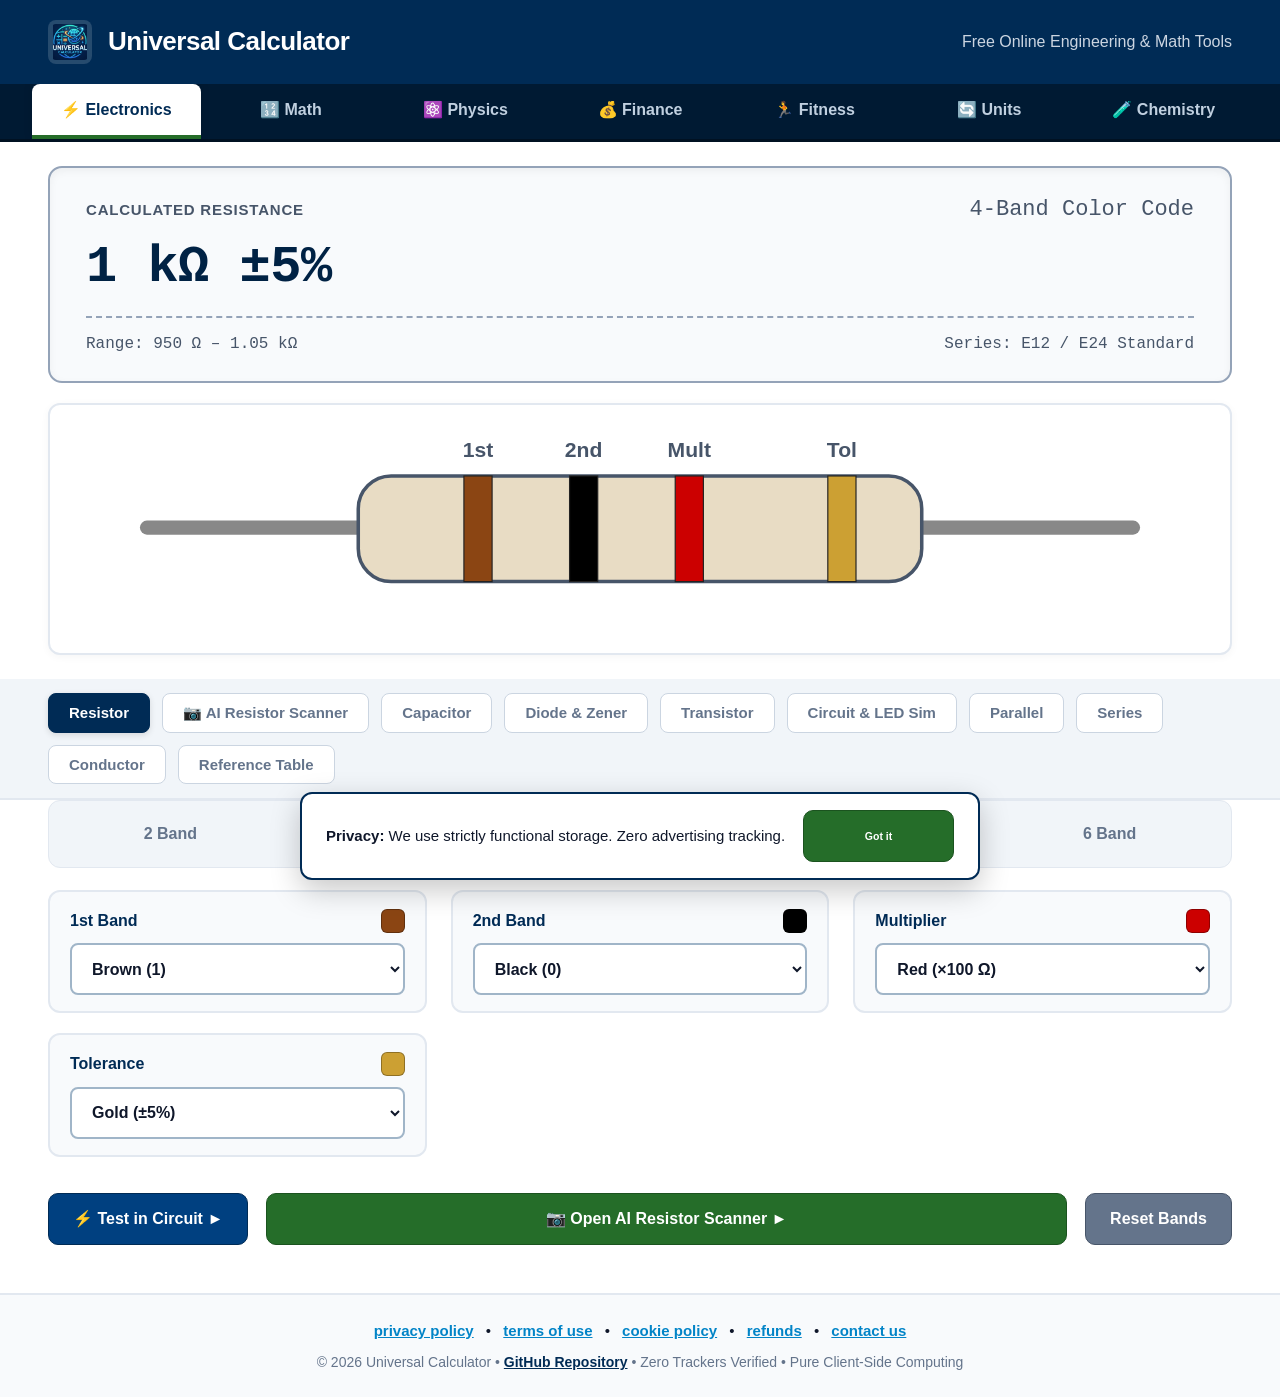
<file: index.html>
<!DOCTYPE html>
<html lang="en">
<head>
  <meta charset="UTF-8">
  <meta name="viewport" content="width=device-width, initial-scale=1.0">
  <title>Universal Calculator</title>
  <meta name="description" content="Universal Calculator: All-in-one compact web calculator for Electronics, Basic Math, Scientific, Physics, Finance, BMI Fitness, Unit Conversions, and Chemistry.">
  <link rel="icon" type="image/png" href="logo/logo.png">
  <link rel="stylesheet" href="styles.css?v=5.0">
</head>
<body>

  <!-- Accessible Skip Link -->
  <a href="#calculatorApp" class="skip-link">Skip to calculator</a>

  <!-- ======================================================================
       UNIVERSAL COMPACT CALCULATOR (580px DEVICE PROPORTIONS)
       ====================================================================== -->
  <main class="calculator-device" id="calculatorApp" role="main" aria-label="Universal Engineering, Science, Math &amp; Finance Calculator">
    
    <!-- Top Header Bar -->
    <header class="calc-header-bar">
      <div class="calc-title-box">
        <img src="logo/logo.png" alt="Universal Calculator Logo" class="calc-logo-img">
        <span class="calc-title">Universal Calculator</span>
      </div>
      <div class="calc-header-tagline">
        Free Online Engineering &amp; Math Tools
      </div>
    </header>

    <!-- Master Mode Selector Tabs (8 Universal Disciplines) -->
    <nav class="master-tabs-bar" role="tablist" aria-label="Master Calculator Modes">
      <button type="button" id="tabMasterElectronics" class="master-tab" role="tab" aria-selected="true" aria-controls="panelMasterElectronics">
        ⚡ Electronics
      </button>
      <button type="button" id="tabMasterMath" class="master-tab" role="tab" aria-selected="false" aria-controls="panelMasterMath">
        🔢 Math
      </button>
      <button type="button" id="tabMasterPhysics" class="master-tab" role="tab" aria-selected="false" aria-controls="panelMasterPhysics">
        ⚛️ Physics
      </button>
      <button type="button" id="tabMasterFinance" class="master-tab" role="tab" aria-selected="false" aria-controls="panelMasterFinance">
        💰 Finance
      </button>
      <button type="button" id="tabMasterFitness" class="master-tab" role="tab" aria-selected="false" aria-controls="panelMasterFitness">
        🏃 Fitness
      </button>
      <button type="button" id="tabMasterConverter" class="master-tab" role="tab" aria-selected="false" aria-controls="panelMasterConverter">
        🔄 Units
      </button>
      <button type="button" id="tabMasterChemistry" class="master-tab" role="tab" aria-selected="false" aria-controls="panelMasterChemistry">
        🧪 Chemistry
      </button>
    </nav>

    <!-- Unified Digital LCD Screen (Dynamically updates across all modes) -->
    <section class="calc-lcd-screen" aria-live="polite" aria-atomic="true">
      <div class="lcd-top-row">
        <span class="lcd-tag" id="lcdModeLabel">Calculated Resistance</span>
        <div class="lcd-expression-line" id="lcdExpression"></div>
      </div>
      <div class="lcd-main-digits" id="lcdMainValue">10,000 Ω (10 kΩ) ±5%</div>
      <div class="lcd-sub-row">
        <span id="lcdSubLeft">Range: 9,500 Ω – 10,500 Ω</span>
        <span id="lcdSubRight">Series: E12 / E24 Standard</span>
      </div>
    </section>

    <!-- Interactive Graphic Window (Visible in Electronics mode) -->
    <div class="calc-graphic-window" id="graphicWindow" role="img" aria-label="Graphic illustration">
      <div id="graphicContent">
        <!-- Injected dynamically by calculator.js -->
      </div>
    </div>

    <!-- ==================================================================
         MASTER MODE 1: ELECTRONICS & RESISTOR SUITE
         ================================================================== -->
    <section id="panelMasterElectronics" class="master-panel active" role="tabpanel" aria-labelledby="tabMasterElectronics">
      
      <!-- Sub-tabs for Electronics -->
      <div class="sub-tabs-bar" role="tablist" aria-label="Electronics Sub-Tools">
        <button type="button" id="subTabColor" class="sub-tab" role="tab" aria-selected="true" aria-controls="subPanelColor">
          Resistor
        </button>
        <button type="button" id="subTabCamera" class="sub-tab" role="tab" aria-selected="false" aria-controls="subPanelCamera">
          📷 AI Resistor Scanner
        </button>
        <button type="button" id="subTabCapacitor" class="sub-tab" role="tab" aria-selected="false" aria-controls="subPanelCapacitor">
          Capacitor
        </button>
        <button type="button" id="subTabDiode" class="sub-tab" role="tab" aria-selected="false" aria-controls="subPanelDiode">
          Diode &amp; Zener
        </button>
        <button type="button" id="subTabTransistor" class="sub-tab" role="tab" aria-selected="false" aria-controls="subPanelTransistor">
          Transistor
        </button>
        <button type="button" id="subTabCircuit" class="sub-tab" role="tab" aria-selected="false" aria-controls="subPanelCircuit">
          Circuit &amp; LED Sim
        </button>
        <button type="button" id="subTabParallel" class="sub-tab" role="tab" aria-selected="false" aria-controls="subPanelParallel">
          Parallel
        </button>
        <button type="button" id="subTabSeries" class="sub-tab" role="tab" aria-selected="false" aria-controls="subPanelSeries">
          Series
        </button>
        <button type="button" id="subTabConductor" class="sub-tab" role="tab" aria-selected="false" aria-controls="subPanelConductor">
          Conductor
        </button>
        <button type="button" id="subTabReference" class="sub-tab" role="tab" aria-selected="false" aria-controls="subPanelReference">
          Reference Table
        </button>
      </div>

      <!-- 1. Color Code -->
      <div id="subPanelColor" class="sub-panel-box active" role="tabpanel" aria-labelledby="subTabColor">
        <div class="band-selector-row" role="group" aria-label="Band count">
          <button type="button" class="band-count-btn" data-bands="2" aria-pressed="false">2 Band</button>
          <button type="button" class="band-count-btn" data-bands="3" aria-pressed="false">3 Band</button>
          <button type="button" class="band-count-btn" data-bands="4" aria-pressed="true">4 Band</button>
          <button type="button" class="band-count-btn" data-bands="5" aria-pressed="false">5 Band</button>
          <button type="button" class="band-count-btn" data-bands="6" aria-pressed="false">6 Band</button>
        </div>

        <div class="band-dropdowns-grid" id="bandControlsGrid">
          <!-- Injected dynamically -->
        </div>

        <div class="calc-actions-strip">
          <button type="button" id="btnTestInCircuit" class="btn-calc-sub">⚡ Test in Circuit &#9658;</button>
          <button type="button" id="btnLaunchCamera" class="btn-calc-main" style="flex: 1.2;">📷 Open AI Resistor Scanner &#9658;</button>
          <button type="button" id="btnResetColor" class="btn-calc-reset">Reset Bands</button>
        </div>
      </div>

      <!-- 1B. AI Camera Resistor Scanner -->
      <div id="subPanelCamera" class="sub-panel-box" role="tabpanel" aria-labelledby="subTabCamera">
        
        <!-- Scanner Top Bar & Mode Switcher -->
        <div class="scanner-top-strip">
          <div class="scanner-mode-switch" role="group" aria-label="Scanner Mode">
            <button type="button" id="btnScannerModeLive" class="scanner-mode-tab active" aria-pressed="true">🎥 Live Camera Scanner</button>
            <button type="button" id="btnScannerModeUpload" class="scanner-mode-tab" aria-pressed="false">📁 Photo Upload</button>
            <button type="button" id="btnScannerModeAiAgent" class="scanner-mode-tab" aria-pressed="false">🤖 Neural AI Vision Agent</button>
          </div>

          <!-- Quick Samples -->
          <div class="scanner-preset-chips" role="group" aria-label="Quick Samples">
            <span class="preset-label">Test Samples:</span>
            <button type="button" class="btn-preset-resistor" data-sample="10k" title="Test 10 kΩ 4-Band Resistor">10 kΩ (Br-Bl-Or-Au)</button>
            <button type="button" class="btn-preset-resistor" data-sample="1k" title="Test 1 kΩ 4-Band Resistor">1 kΩ (Br-Bl-Rd-Au)</button>
            <button type="button" class="btn-preset-resistor" data-sample="220" title="Test 220 Ω 4-Band Resistor">220 Ω (Rd-Rd-Br-Au)</button>
            <button type="button" class="btn-preset-resistor" data-sample="4k7" title="Test 4.7 kΩ 4-Band Resistor">4.7 kΩ (Yl-Vi-Rd-Au)</button>
          </div>
        </div>

        <!-- Scanner Viewport Stage Card -->
        <div class="scanner-viewport-card">
          <div class="scanner-stage-container" id="scannerStage">
            <!-- Live Camera Video -->
            <video id="scannerVideo" playsinline autoplay muted aria-label="Camera Video Feed"></video>

            <!-- Snapshot / Uploaded Image Preview -->
            <img id="scannerPhotoPreview" alt="Resistor scan preview" style="display: none;">

            <!-- AR / Processing Canvas -->
            <canvas id="scannerCanvas" style="display: none;"></canvas>

            <!-- Holographic / HUD Aiming Reticle -->
            <div class="scanner-reticle-overlay" id="scannerReticle">
              <div class="reticle-target-box" id="reticleTargetBox">
                <div class="reticle-corner tl"></div>
                <div class="reticle-corner tr"></div>
                <div class="reticle-corner bl"></div>
                <div class="reticle-corner br"></div>

                <!-- Axial Resistor Alignment Silhouette -->
                <div class="reticle-lead-line left"></div>
                <div class="reticle-capsule-silhouette">
                  <span class="capsule-notch n1" title="Band 1"></span>
                  <span class="capsule-notch n2" title="Band 2"></span>
                  <span class="capsule-notch n3" title="Band 3 / Mult"></span>
                  <span class="capsule-notch n4" title="Tolerance"></span>
                </div>
                <div class="reticle-lead-line right"></div>

                <div class="reticle-scan-laser" id="scannerLaser"></div>
                <div class="reticle-axis-line"></div>
                <div class="reticle-band-markers">
                  <span class="reticle-mark">Band 1</span>
                  <span class="reticle-mark">Band 2</span>
                  <span class="reticle-mark">Band 3</span>
                  <span class="reticle-mark">Multiplier</span>
                  <span class="reticle-mark">Tol</span>
                </div>
                <div class="reticle-guide-text" id="reticleGuideText">Align Resistor in Target Slot (Tap Video to Center)</div>
                <div class="reticle-status-badge" id="reticleStatusBadge">Awaiting Alignment</div>
              </div>
            </div>

            <!-- Digital Zoom & Mirror HUD -->
            <div class="scanner-zoom-hud" id="scannerZoomHud" role="toolbar" aria-label="Camera Zoom and Mirror">
              <span class="zoom-title">🔍 Zoom:</span>
              <button type="button" class="btn-zoom-step active" data-zoom="1">1×</button>
              <button type="button" class="btn-zoom-step" data-zoom="1.5">1.5×</button>
              <button type="button" class="btn-zoom-step" data-zoom="2">2×</button>
              <button type="button" class="btn-zoom-step" data-zoom="3">3×</button>
              <button type="button" id="btnHudMirror" class="btn-zoom-step active" style="margin-left: 6px;" title="Flip Camera Horizontally (Mirror View)">🪞 Mirror: ON</button>
            </div>

            <!-- Live Status HUD Badge -->
            <div class="camera-status-hud" id="cameraStatusHud">
              <span class="status-indicator-dot off" id="cameraIndicatorDot"></span>
              <span id="cameraStatusLabel">Camera Ready</span>
            </div>
          </div>

          <!-- Scanner Action Toolbar -->
          <div class="scanner-toolbar">
            <button type="button" id="btnStartCamera" class="btn-calc-main" style="min-width: 160px;">
              🎥 Start Camera
            </button>
            <button type="button" id="btnSnapAnalyze" class="btn-calc-sub" disabled>
              📸 Scan &amp; Identify
            </button>
            <button type="button" id="btnLiveAutoDetect" class="btn-calc-sub" disabled>
              ⚡ Live Auto-Scan: Off
            </button>
            <button type="button" id="btnToggleMirror" class="btn-calc-sub" title="Flip camera horizontally (Mirror view)">
              🪞 Mirror: ON
            </button>
            <button type="button" id="btnFlipCameraFacing" class="btn-calc-sub" style="display: none;" title="Switch between Front and Back Camera">
              🔄 Switch Camera
            </button>
            <button type="button" id="btnStopCamera" class="btn-calc-reset" disabled>
              ⏹ Stop Camera
            </button>
            <input type="file" id="scannerFileInput" accept="image/*" style="display: none;">
            <button type="button" id="btnTriggerPhotoUpload" class="btn-calc-sub">
              📁 Upload Resistor Image
            </button>
          </div>

          <!-- Magnified Component Inspector (Live Target Crop & Diagnostic Metrics) -->
          <div class="magnifier-scope-container" id="magnifierScopeContainer">
            <div class="magnifier-scope-header">
              <div class="magnifier-scope-title-group">
                <span class="magnifier-icon">🔬</span>
                <strong>Precision Component Inspector (Zoomed Reticle Crop):</strong>
              </div>
              <span class="magnifier-status-pill" id="scopeStatusPill">Aligning Resistor...</span>
            </div>
            <div class="magnifier-scope-body">
              <canvas id="magnifierScopeCanvas" width="340" height="85" aria-label="Magnified component crop"></canvas>
              <div class="magnifier-scope-metrics">
                <div class="scope-metric-row"><strong>Object Detected:</strong> <span id="scopeDetectedObject">Scanning...</span></div>
                <div class="scope-metric-row"><strong>Resistor Body:</strong> <span id="scopeBodyColor">Scanning...</span></div>
                <div class="scope-metric-row"><strong>Band Sequence:</strong> <span id="scopeBandSequence">—</span></div>
              </div>
            </div>
          </div>

          <!-- Neural AI Agent Panel (Gemini Vision / Vision Heuristics) -->
          <div id="aiAgentNeuralBox" class="ai-agent-card" style="display: none;">
            <div class="ai-agent-heading">
              <div class="ai-agent-badge">🤖 Neural AI Vision Agent</div>
              <div class="ai-agent-meta">Deep Visual Reasoning &amp; Structural Resistor Recognition</div>
            </div>
            <p class="ai-agent-info">
              The built-in Optical Vision Engine analyzes color bands instantly on your device. For complex scenarios (damaged bands, ambient glare, 5-band precision, or SMD resistors), activate the Neural AI Agent:
            </p>
            <div class="ai-agent-controls-row">
              <input type="password" id="geminiApiKeyInput" class="sim-text-field" style="flex: 1;" placeholder="Optional Google Gemini API Key (or click below to use Built-in Vision Agent)">
              <button type="button" id="btnExecuteAiAgent" class="btn-calc-main" style="flex: 0 0 auto;">
                🧠 Analyze with Neural AI Agent
              </button>
            </div>
            <div id="aiAgentResponseBox" class="ai-agent-verdict-box" style="display: none;"></div>
          </div>

          <!-- Live On-The-Spot Results Card -->
          <div class="scanner-results-card" id="scannerResultsCard">
            <div class="scanner-results-header">
              <div class="scanner-results-title-group">
                <span class="results-tag">IDENTIFIED RESISTOR OUTPUT</span>
                <span class="confidence-pill" id="scannerConfidencePill">Awaiting Scan</span>
              </div>
              <div class="scanner-results-actions">
                <button type="button" id="btnInvertBands" class="btn-calc-sub" title="Flip Left-to-Right Band Order">
                  ⇄ Invert Bands
                </button>
                <button type="button" id="btnApplyToResistorCalc" class="btn-calc-main" disabled>
                  📥 Apply to Resistor Calculator &#9658;
                </button>
              </div>
            </div>

            <!-- Big Main Resistance Value -->
            <div class="scanner-lcd-preview">
              <div class="scanner-main-digits" id="scannerMainDigits">— Ω</div>
              <div class="scanner-sub-breakdown" id="scannerSubBreakdown">
                <span id="scannerTolRange">Tolerance: —</span>
                <span id="scannerDecadeSeries">Series: —</span>
                <span id="scannerBandCountDisplay">4-Band IEC Resistor</span>
              </div>
            </div>

            <!-- Interactive Detected Bands Ribbon -->
            <div class="detected-bands-wrapper">
              <div class="detected-bands-title">
                <span>Detected Color Bands (Click any band to fine-tune):</span>
              </div>
              <div class="detected-bands-grid" id="detectedBandsGrid">
                <!-- Dynamically populated with interactive swatch and selector for each band -->
              </div>
            </div>

            <!-- Visual Color Spectrum Sampler -->
            <div class="spectrum-sampler-box" id="spectrumSamplerBox" style="display: none;">
              <span class="spectrum-title">Optical Pixel Slice Profile:</span>
              <div class="spectrum-gradient-line" id="spectrumGradientLine"></div>
            </div>
          </div>

        </div>
      </div>
      </div>

      <!-- 2. Capacitor Code & Value Calculator -->
      <div id="subPanelCapacitor" class="sub-panel-box" role="tabpanel" aria-labelledby="subTabCapacitor">
        <div class="sim-controls-form">
          <div class="sim-input-row">
            <label for="capPresetSelect">Popular EIA Code:</label>
            <select id="capPresetSelect" class="calc-select-control" style="flex: 1;">
              <option value="custom">Select a standard value...</option>
              <option value="101">101 — 100 pF (0.1 nF)</option>
              <option value="102">102 — 1,000 pF (1 nF / 0.001 µF)</option>
              <option value="103">103 — 10,000 pF (10 nF / 0.01 µF)</option>
              <option value="104" selected>104 — 100,000 pF (100 nF / 0.1 µF)</option>
              <option value="105">105 — 1,000,000 pF (1,000 nF / 1 µF)</option>
              <option value="220">220 — 22 pF</option>
              <option value="222">222 — 2.2 nF (0.0022 µF)</option>
              <option value="223">223 — 22 nF (0.022 µF)</option>
              <option value="224">224 — 220 nF (0.22 µF)</option>
              <option value="471">471 — 470 pF (0.47 nF)</option>
              <option value="472">472 — 4.7 nF (0.0047 µF)</option>
              <option value="473">473 — 47 nF (0.047 µF)</option>
              <option value="474">474 — 470 nF (0.47 µF)</option>
              <option value="475">475 — 4.7 µF</option>
              <option value="106">106 — 10 µF</option>
            </select>
          </div>

          <div class="sim-input-row">
            <label for="capDigit1">3-Digit EIA Code:</label>
            <div class="sim-input-group">
              <select id="capDigit1" class="calc-select-control" style="width: 55px;" aria-label="1st Digit">
                <option value="1" selected>1</option>
                <option value="2">2</option>
                <option value="3">3</option>
                <option value="4">4</option>
                <option value="5">5</option>
                <option value="6">6</option>
                <option value="7">7</option>
                <option value="8">8</option>
                <option value="9">9</option>
              </select>
              <select id="capDigit2" class="calc-select-control" style="width: 55px;" aria-label="2nd Digit">
                <option value="0" selected>0</option>
                <option value="1">1</option>
                <option value="2">2</option>
                <option value="3">3</option>
                <option value="4">4</option>
                <option value="5">5</option>
                <option value="6">6</option>
                <option value="7">7</option>
                <option value="8">8</option>
                <option value="9">9</option>
              </select>
              <select id="capMultiplier" class="calc-select-control" style="flex: 1;" aria-label="Multiplier">
                <option value="0">&times;1 (0)</option>
                <option value="1">&times;10 (1)</option>
                <option value="2">&times;100 (2)</option>
                <option value="3">&times;1k (3)</option>
                <option value="4" selected>&times;10k (4)</option>
                <option value="5">&times;100k (5)</option>
                <option value="6">&times;1M (6)</option>
                <option value="-1">&times;0.1 (8)</option>
                <option value="-2">&times;0.01 (9)</option>
              </select>
            </div>
          </div>

          <div class="sim-input-row">
            <label for="capToleranceSelect">Tolerance &amp; Volt:</label>
            <div class="sim-input-group">
              <select id="capToleranceSelect" class="calc-select-control" style="flex: 1;" aria-label="Tolerance">
                <option value="J|5">J: &plusmn;5% (Standard)</option>
                <option value="K|10" selected>K: &plusmn;10% (Film / Ceramic)</option>
                <option value="M|20">M: &plusmn;20% (Electrolytic)</option>
                <option value="Z|80|-20">Z: +80% / -20%</option>
                <option value="F|1">F: &plusmn;1% (Precision)</option>
                <option value="G|2">G: &plusmn;2%</option>
                <option value="D|0.5">D: &plusmn;0.5 pF</option>
                <option value="C|0.25">C: &plusmn;0.25 pF</option>
              </select>
              <select id="capVoltageSelect" class="calc-select-control" style="width: 105px;" aria-label="Voltage">
                <option value="1H|50" selected>1H (50V)</option>
                <option value="2A|100">2A (100V)</option>
                <option value="2D|200">2D (200V)</option>
                <option value="2E|250">2E (250V)</option>
                <option value="2J|630">2J (630V)</option>
                <option value="3A|1000">3A (1kV)</option>
                <option value="1E|25">1E (25V)</option>
                <option value="1C|16">1C (16V)</option>
              </select>
            </div>
          </div>

          <div class="sim-input-row">
            <label for="capFreqHz">Circuit Reactance &amp; RC:</label>
            <div class="sim-input-group">
              <input type="number" id="capFreqHz" class="sim-text-field" value="1000" min="1" step="any" placeholder="Freq (Hz)">
              <span style="font-size: 11px; align-self: center;">Hz</span>
              <input type="number" id="capPairedR" class="sim-text-field" value="1000" min="1" step="any" placeholder="Resistor (Ω)">
              <span style="font-size: 11px; align-self: center;">Ω</span>
            </div>
          </div>
        </div>

        <div class="calc-actions-strip">
          <button type="button" id="btnCalculateCap" class="btn-calc-main">Decode Capacitor &#9658;</button>
          <button type="button" id="btnResetCap" class="btn-calc-reset">Reset</button>
        </div>

        <div id="capResultCard" class="result-summary-card">
          <div class="result-header">Capacitor EIA Code: <strong id="capEiaCodeDisplay">104K (50V)</strong></div>
          <div class="result-metrics-grid">
            <div>Microfarads (µF): <strong id="capUfDisplay">0.1 µF</strong></div>
            <div>Nanofarads (nF): <strong id="capNfDisplay">100 nF</strong></div>
            <div>Picofarads (pF): <strong id="capPfDisplay">100,000 pF</strong></div>
            <div>Tolerance Range: <strong id="capTolRangeDisplay">90.0 nF – 110.0 nF</strong></div>
            <div>Reactance X<sub>C</sub> (1 kHz): <strong id="capReactanceDisplay">1,591.55 Ω</strong></div>
            <div>RC Time Constant: <strong id="capTimeConstDisplay">0.100 ms (fc: 1.59 kHz)</strong></div>
          </div>
        </div>
      </div>

      <!-- 3. Diode & Zener Regulator Calculator -->
      <div id="subPanelDiode" class="sub-panel-box" role="tabpanel" aria-labelledby="subTabDiode">
        <div class="sim-controls-form">
          <div class="sim-input-row">
            <label for="diodeModeSelect">Diode Mode:</label>
            <select id="diodeModeSelect" class="calc-select-control" style="flex: 1;">
              <option value="forward" selected>Forward Bias (Rectifier / Signal / LED)</option>
              <option value="zener">Reverse Breakdown (Zener Voltage Regulator)</option>
            </select>
          </div>

          <div class="sim-input-row">
            <label for="diodePresetSelect">Diode Model / Part:</label>
            <select id="diodePresetSelect" class="calc-select-control" style="flex: 1;">
              <option value="1N4001|0.70|1000|1.0" selected>Silicon Rectifier (1N4001, Vf ~0.7V, 1A)</option>
              <option value="1N4148|0.72|200|0.5">Small Signal Fast (1N4148, Vf ~0.72V, 200mA)</option>
              <option value="1N5819|0.35|1000|1.0">Schottky Low-Drop (1N5819, Vf ~0.35V, 1A)</option>
              <option value="1N34A|0.25|50|0.1">Germanium Diode (1N34A, Vf ~0.25V, 50mA)</option>
              <option value="LED_RED|2.00|20|0.07">Red LED (Vf ~2.0V, max 20mA)</option>
              <option value="LED_BLUE|3.20|25|0.10">Blue/White LED (Vf ~3.2V, max 25mA)</option>
              <option value="ZENER_3V3|3.30|150|0.5">Zener 3.3V (BZX55C3V3, 0.5W)</option>
              <option value="ZENER_5V1|5.10|100|0.5">Zener 5.1V (BZX55C5V1, 0.5W)</option>
              <option value="ZENER_6V2|6.20|80|0.5">Zener 6.2V (BZX55C6V2, 0.5W)</option>
              <option value="ZENER_9V1|9.10|55|0.5">Zener 9.1V (BZX55C9V1, 0.5W)</option>
              <option value="ZENER_12V|12.00|40|0.5">Zener 12V (BZX55C12, 0.5W)</option>
              <option value="ZENER_15V|15.00|33|0.5">Zener 15V (BZX55C15, 0.5W)</option>
              <option value="custom">Custom Diode Parameters...</option>
            </select>
          </div>

          <div class="sim-input-row">
            <label for="diodeSourceVolts">Source Voltage (Vs):</label>
            <input type="number" id="diodeSourceVolts" class="sim-text-field" value="5.0" step="any">
          </div>

          <div class="sim-input-row">
            <label for="diodeVfVal" id="lblDiodeVf">Forward Drop (Vf):</label>
            <input type="number" id="diodeVfVal" class="sim-text-field" value="0.70" step="any">
          </div>

          <div class="sim-input-row">
            <label for="diodeSeriesResistor">Series Resistor (Rs):</label>
            <div class="sim-input-group">
              <input type="number" id="diodeSeriesResistor" class="sim-text-field" value="220" min="1" step="any">
              <select id="diodeResistorUnit" class="calc-select-control" style="width: 60px;">
                <option value="1" selected>Ω</option>
                <option value="1000">kΩ</option>
              </select>
            </div>
          </div>

          <div class="sim-input-row" id="rowDiodeLoadCurrent" style="display: none;">
            <label for="diodeLoadCurrent">Load Current (IL):</label>
            <div class="sim-input-group">
              <input type="number" id="diodeLoadCurrent" class="sim-text-field" value="10.0" min="0" step="any">
              <span style="font-size: 11px; align-self: center;">mA</span>
            </div>
          </div>
        </div>

        <div class="calc-actions-strip">
          <button type="button" id="btnCalculateDiode" class="btn-calc-main">Analyze Diode Circuit &#9658;</button>
          <button type="button" id="btnResetDiode" class="btn-calc-reset">Reset</button>
        </div>

        <div id="diodeResultCard" class="result-summary-card">
          <div class="result-header">Diode Status: <strong id="diodeStatusDisplay" style="color: #196f3d;">Forward Conducting</strong></div>
          <div class="result-metrics-grid">
            <div>Diode Voltage (V<sub>D</sub>): <strong id="diodeVoltDisplay">0.70 V</strong></div>
            <div>Diode Current (I<sub>D</sub>): <strong id="diodeCurrentDisplay">19.55 mA</strong></div>
            <div>Diode Power (P<sub>D</sub>): <strong id="diodePowerDisplay">13.68 mW</strong></div>
            <div>Resistor Drop (V<sub>RS</sub>): <strong id="diodeRsVoltDisplay">4.30 V</strong></div>
            <div>Resistor Power (P<sub>RS</sub>): <strong id="diodeRsPowerDisplay">84.05 mW</strong></div>
            <div>Safety Verdict: <strong id="diodeSafetyDisplay">Safe (within limits)</strong></div>
          </div>
        </div>
      </div>

      <!-- 4. Transistor (BJT & MOSFET) Calculator -->
      <div id="subPanelTransistor" class="sub-panel-box" role="tabpanel" aria-labelledby="subTabTransistor">
        <div class="sim-controls-form">
          <div class="sim-input-row">
            <label for="transistorModelSelect">Transistor Model:</label>
            <select id="transistorModelSelect" class="calc-select-control" style="flex: 1;">
              <option value="NPN|100|0.7|0.2|2N3904" selected>2N3904 (NPN, General Purpose, hFE ~100)</option>
              <option value="NPN|150|0.7|0.2|2N2222">2N2222 (NPN, High Current Switch, hFE ~150)</option>
              <option value="NPN|250|0.7|0.2|BC547">BC547 (NPN, Audio / Low Noise, hFE ~250)</option>
              <option value="PNP|100|0.7|0.2|2N3906">2N3906 (PNP, General Purpose, hFE ~100)</option>
              <option value="PNP|250|0.7|0.2|BC557">BC557 (PNP, Audio / Low Noise, hFE ~250)</option>
              <option value="custom">Custom Transistor Parameters...</option>
            </select>
          </div>

          <div class="sim-input-row">
            <label for="transSupplyVcc">Supply Voltage (Vcc):</label>
            <input type="number" id="transSupplyVcc" class="sim-text-field" value="10.0" step="any">
          </div>

          <div class="sim-input-row">
            <label for="transBaseVin">Base Input (Vin):</label>
            <input type="number" id="transBaseVin" class="sim-text-field" value="5.0" step="any">
          </div>

          <div class="sim-input-row">
            <label for="transBaseRb">Base Resistor (Rb):</label>
            <div class="sim-input-group">
              <input type="number" id="transBaseRb" class="sim-text-field" value="10" min="0.01" step="any">
              <select id="transBaseRbUnit" class="calc-select-control" style="width: 60px;">
                <option value="1">Ω</option>
                <option value="1000" selected>kΩ</option>
              </select>
            </div>
          </div>

          <div class="sim-input-row">
            <label for="transCollectorRc">Collector / Load (Rc):</label>
            <div class="sim-input-group">
              <input type="number" id="transCollectorRc" class="sim-text-field" value="1.0" min="0.01" step="any">
              <select id="transCollectorRcUnit" class="calc-select-control" style="width: 60px;">
                <option value="1">Ω</option>
                <option value="1000" selected>kΩ</option>
              </select>
            </div>
          </div>

          <div class="sim-input-row">
            <label for="transBetaGain">DC Current Gain (hFE / β):</label>
            <input type="number" id="transBetaGain" class="sim-text-field" value="100" min="1" max="1000" step="1">
          </div>
        </div>

        <div class="calc-actions-strip">
          <button type="button" id="btnCalculateTransistor" class="btn-calc-main">Analyze Transistor State &#9658;</button>
          <button type="button" id="btnResetTransistor" class="btn-calc-reset">Reset</button>
        </div>

        <div id="transResultCard" class="result-summary-card">
          <div class="result-header">Operating State: <strong id="transStateDisplay" style="color: #0055aa;">SATURATION (Switch ON)</strong></div>
          <div class="result-metrics-grid">
            <div>Base Current (I<sub>B</sub>): <strong id="transIbDisplay">430.0 µA</strong></div>
            <div>Collector Current (I<sub>C</sub>): <strong id="transIcDisplay">9.80 mA</strong></div>
            <div>V<sub>CE</sub> Voltage: <strong id="transVceDisplay">0.20 V</strong></div>
            <div>Transistor Power (P<sub>D</sub>): <strong id="transPdDisplay">1.96 mW</strong></div>
            <div>Load Resistor Power: <strong id="transPrcDisplay">96.04 mW</strong></div>
            <div>Overdrive Factor: <strong id="transOverdriveDisplay">4.39× (Hard Saturation)</strong></div>
          </div>
        </div>
      </div>

      <!-- 5. Real-World Circuit & LED Sim -->
      <div id="subPanelCircuit" class="sub-panel-box" role="tabpanel" aria-labelledby="subTabCircuit">
        <div class="sim-controls-form">
          <div class="sim-input-row">
            <label for="circuitResistorVal">Resistor Value:</label>
            <div class="sim-input-group">
              <input type="number" id="circuitResistorVal" class="sim-text-field" value="100" min="0.01" step="any">
              <select id="circuitResistorUnit" class="calc-select-control" style="width: 55px;" aria-label="Unit">
                <option value="1" selected>Ω</option>
                <option value="1000">kΩ</option>
                <option value="1000000">MΩ</option>
              </select>
              <select id="circuitResistorWatt" class="calc-select-control" style="flex: 1;" aria-label="Power Rating">
                <option value="0.125">1/8 W (0.125W)</option>
                <option value="0.25" selected>1/4 W (0.25W)</option>
                <option value="0.5">1/2 W (0.50W)</option>
                <option value="1.0">1 Watt (1.0W)</option>
              </select>
            </div>
          </div>

          <div class="sim-input-row">
            <label for="circuitSourceVolts">Battery Voltage:</label>
            <div class="sim-input-group">
              <input type="number" id="circuitSourceVolts" class="sim-text-field" value="5.0" step="any">
              <select id="circuitVoltagePresets" class="calc-select-control" aria-label="Voltage Preset">
                <option value="custom">Preset...</option>
                <option value="3.3">3.3V (Logic)</option>
                <option value="5.0" selected>5.0V (USB / Battery)</option>
                <option value="9.0">9.0V (9V Battery)</option>
                <option value="12.0">12.0V (Car / 12V DC)</option>
                <option value="24.0">24.0V (Industrial)</option>
              </select>
            </div>
          </div>

          <div class="sim-input-row">
            <label for="circuitLoadSelect">Connected Load:</label>
            <select id="circuitLoadSelect" class="calc-select-control" style="flex: 1;">
              <option value="red_led" selected>Red LED (~2.0V, max 20mA)</option>
              <option value="green_led">Green LED (~2.2V, max 20mA)</option>
              <option value="yellow_led">Yellow LED (~2.1V, max 20mA)</option>
              <option value="blue_white_led">Blue / White LED (~3.2V, max 25mA)</option>
              <option value="direct_load">Direct Load (No LED / Pure resistor)</option>
            </select>
          </div>
        </div>

        <div id="simVerdictBox" class="sim-verdict-box warning">
          <div class="sim-verdict-title" id="simVerdictTitle">⚠️ WRONG CONNECTION: Overcurrent Detected!</div>
          <div class="sim-metrics-grid" id="simVerdictMetrics">
            <div>Current: <strong>30.0 mA</strong></div>
            <div>Drop: <strong>3.00 V</strong></div>
            <div>Power: <strong>90.0 mW (36%)</strong></div>
            <div>LED Max: <strong>20.0 mA</strong></div>
          </div>
          <div id="simVerdictDesc" style="margin-bottom: 4px;">
            Connecting 100 Ω to a 5V battery with a Red LED causes 30.0 mA of current. Exceeds 20 mA safe limit!
          </div>
          <div id="simVerdictAdvice" style="font-weight: bold;">
            👉 Recommended: Use a 150 Ω to 220 Ω resistor to run safely.
          </div>
        </div>

        <div class="calc-actions-strip">
          <button type="button" id="btnRunCircuitCheck" class="btn-calc-main">Re-Check Connection &#9658;</button>
          <button type="button" id="btnResetCircuitSim" class="btn-calc-reset">Reset</button>
        </div>
      </div>

      <!-- 3. Parallel -->
      <div id="subPanelParallel" class="sub-panel-box" role="tabpanel" aria-labelledby="subTabParallel">
        <label for="parallelValuesText" style="font-size: 11px; font-weight: bold;">Enter values separated by commas:</label>
        <textarea id="parallelValuesText" class="text-area-box">100, 10, 20, 30, 20, 20</textarea>
        <div class="calc-actions-strip">
          <button type="button" id="btnCalcParallel" class="btn-calc-main">Calculate Parallel &#9658;</button>
          <button type="button" id="btnClearParallel" class="btn-calc-reset">Clear</button>
        </div>
      </div>

      <!-- 4. Series -->
      <div id="subPanelSeries" class="sub-panel-box" role="tabpanel" aria-labelledby="subTabSeries">
        <label for="seriesValuesText" style="font-size: 11px; font-weight: bold;">Enter values separated by commas:</label>
        <textarea id="seriesValuesText" class="text-area-box">100, 10, 20, 30, 20, 20</textarea>
        <div class="calc-actions-strip">
          <button type="button" id="btnCalcSeries" class="btn-calc-main">Calculate Series &#9658;</button>
          <button type="button" id="btnClearSeries" class="btn-calc-reset">Clear</button>
        </div>
      </div>

      <!-- 5. Conductor -->
      <div id="subPanelConductor" class="sub-panel-box" role="tabpanel" aria-labelledby="subTabConductor">
        <div class="sim-controls-form">
          <div class="sim-input-row">
            <label for="conductorLen">Length:</label>
            <div class="sim-input-group">
              <input type="number" id="conductorLen" class="sim-text-field" value="100" step="any">
              <select id="conductorLenUnit" class="calc-select-control" style="width: 75px;">
                <option value="1" selected>meters</option>
                <option value="0.01">cm</option>
                <option value="0.3048">feet</option>
                <option value="0.0254">inches</option>
              </select>
            </div>
          </div>
          <div class="sim-input-row">
            <label for="conductorDiam">Diameter:</label>
            <div class="sim-input-group">
              <input type="number" id="conductorDiam" class="sim-text-field" value="1.00" step="any">
              <select id="conductorDiamUnit" class="calc-select-control" style="width: 75px;">
                <option value="0.001" selected>mm</option>
                <option value="0.01">cm</option>
                <option value="0.0000254">mils</option>
                <option value="0.0254">inches</option>
              </select>
            </div>
          </div>
          <div class="sim-input-row">
            <label for="conductorMaterial">Material:</label>
            <select id="conductorMaterial" class="calc-select-control" style="flex: 1;">
              <option value="58000000" selected>Copper (58 MS/m)</option>
              <option value="37700000">Aluminum (37.7 MS/m)</option>
              <option value="63000000">Silver (63 MS/m)</option>
              <option value="45200000">Gold (45.2 MS/m)</option>
              <option value="9930000">Iron (9.9 MS/m)</option>
              <option value="14300000">Brass (14.3 MS/m)</option>
              <option value="1000000">Nichrome (1 MS/m)</option>
            </select>
          </div>
        </div>
        <div class="calc-actions-strip">
          <button type="button" id="btnCalcConductor" class="btn-calc-main">Calculate Conductor &#9658;</button>
          <button type="button" id="btnClearConductor" class="btn-calc-reset">Reset</button>
        </div>
      </div>

      <!-- 6. IEC Reference Table & Standard Formulas (Matching Calculator.net) -->
      <div id="subPanelReference" class="sub-panel-box" role="tabpanel" aria-labelledby="subTabReference">
        <div class="ref-table-wrapper">
          <table class="iec-ref-table">
            <thead>
              <tr>
                <th scope="col">Color</th>
                <th scope="col">Digit</th>
                <th scope="col">Multiplier</th>
                <th scope="col">Tolerance</th>
                <th scope="col">Temp. Coeff</th>
              </tr>
            </thead>
            <tbody>
              <tr><td><span class="color-badge" style="background:#000;color:#fff;">Black</span></td><td>0</td><td>&times;1</td><td>&mdash;</td><td>250 ppm/K</td></tr>
              <tr><td><span class="color-badge" style="background:#8b4513;color:#fff;">Brown</span></td><td>1</td><td>&times;10</td><td>&plusmn;1% (F)</td><td>100 ppm/K</td></tr>
              <tr><td><span class="color-badge" style="background:#cc0000;color:#fff;">Red</span></td><td>2</td><td>&times;100</td><td>&plusmn;2% (G)</td><td>50 ppm/K</td></tr>
              <tr><td><span class="color-badge" style="background:#ff8000;color:#000;">Orange</span></td><td>3</td><td>&times;1k</td><td>&plusmn;0.05%</td><td>15 ppm/K</td></tr>
              <tr><td><span class="color-badge" style="background:#ffdd00;color:#000;">Yellow</span></td><td>4</td><td>&times;10k</td><td>&plusmn;0.02%</td><td>25 ppm/K</td></tr>
              <tr><td><span class="color-badge" style="background:#008800;color:#fff;">Green</span></td><td>5</td><td>&times;100k</td><td>&plusmn;0.5% (D)</td><td>20 ppm/K</td></tr>
              <tr><td><span class="color-badge" style="background:#0066cc;color:#fff;">Blue</span></td><td>6</td><td>&times;1M</td><td>&plusmn;0.25% (C)</td><td>10 ppm/K</td></tr>
              <tr><td><span class="color-badge" style="background:#8800cc;color:#fff;">Violet</span></td><td>7</td><td>&times;10M</td><td>&plusmn;0.1% (B)</td><td>5 ppm/K</td></tr>
              <tr><td><span class="color-badge" style="background:#888888;color:#fff;">Grey</span></td><td>8</td><td>&times;100M</td><td>&plusmn;0.05% (A)</td><td>1 ppm/K</td></tr>
              <tr><td><span class="color-badge" style="background:#ffffff;color:#000;border:1px solid #ccc;">White</span></td><td>9</td><td>&times;1G</td><td>&mdash;</td><td>&mdash;</td></tr>
              <tr><td><span class="color-badge" style="background:#cca033;color:#000;">Gold</span></td><td>&mdash;</td><td>&times;0.1</td><td>&plusmn;5% (J)</td><td>&mdash;</td></tr>
              <tr><td><span class="color-badge" style="background:#cccccc;color:#000;">Silver</span></td><td>&mdash;</td><td>&times;0.01</td><td>&plusmn;10% (K)</td><td>&mdash;</td></tr>
            </tbody>
          </table>
        </div>
        <div class="ref-formula-strip">
          <div><strong>Parallel:</strong> 1/R<sub>eq</sub> = 1/R<sub>1</sub> + 1/R<sub>2</sub> + ...</div>
          <div><strong>Series:</strong> R<sub>eq</sub> = R<sub>1</sub> + R<sub>2</sub> + ...</div>
          <div><strong>Conductor:</strong> R = &rho; &times; (L / A)</div>
        </div>
      </div>

    </section>

    <!-- ==================================================================
         MASTER MODE 2: COMBINED NORMAL & SCIENTIFIC MATH CALCULATOR
         ================================================================== -->
    <section id="panelMasterMath" class="master-panel" role="tabpanel" aria-labelledby="tabMasterMath">
      <!-- Mode Switcher Pill Bar (Normal vs Scientific) -->
      <div class="calc-mode-switcher-container">
        <div class="calc-mode-toggle-group" role="group" aria-label="Calculator Mode Switcher">
          <button type="button" id="btnToggleBasicMode" class="calc-mode-toggle-btn active" aria-pressed="true">
            <span>🔢 Normal</span>
          </button>
          <button type="button" id="btnToggleSciMode" class="calc-mode-toggle-btn" aria-pressed="false">
            <span>🔬 Scientific</span>
          </button>
        </div>
      </div>

      <!-- 1. Standard Keypad Sub-Container -->
      <div id="calcKeypadStandard" class="keypad-container">
        <!-- Memory Row -->
        <div class="keypad-mode-bar">
          <div class="memory-bar">
            <button type="button" class="btn-mem" data-mem="mc">MC</button>
            <button type="button" class="btn-mem" data-mem="mr">MR</button>
            <button type="button" class="btn-mem" data-mem="m+">M+</button>
            <button type="button" class="btn-mem" data-mem="m-">M−</button>
          </div>
          <span style="font-size: 10px; color: var(--text-muted); font-weight: bold;" id="basicMemIndicator"></span>
        </div>

        <!-- Basic 4x5 Keypad -->
        <div class="keys-grid-basic">
          <button type="button" class="calc-key clear" data-action="all-clear">C</button>
          <button type="button" class="calc-key clear" data-action="clear-entry">CE</button>
          <button type="button" class="calc-key op" data-action="backspace">⌫</button>
          <button type="button" class="calc-key op" data-op="/">÷</button>

          <button type="button" class="calc-key num" data-val="7">7</button>
          <button type="button" class="calc-key num" data-val="8">8</button>
          <button type="button" class="calc-key num" data-val="9">9</button>
          <button type="button" class="calc-key op" data-op="*">×</button>

          <button type="button" class="calc-key num" data-val="4">4</button>
          <button type="button" class="calc-key num" data-val="5">5</button>
          <button type="button" class="calc-key num" data-val="6">6</button>
          <button type="button" class="calc-key op" data-op="-">−</button>

          <button type="button" class="calc-key num" data-val="1">1</button>
          <button type="button" class="calc-key num" data-val="2">2</button>
          <button type="button" class="calc-key num" data-val="3">3</button>
          <button type="button" class="calc-key op" data-op="+">+</button>

          <button type="button" class="calc-key op" data-action="negate">±</button>
          <button type="button" class="calc-key num" data-val="0">0</button>
          <button type="button" class="calc-key num" data-val=".">.</button>
          <button type="button" class="calc-key equals" data-action="equals">=</button>
        </div>
      </div>

      <!-- 2. Scientific Keypad Sub-Container -->
      <div id="calcKeypadScientific" class="keypad-container" style="display: none;">
        <!-- DEG / RAD Switch & Memory -->
        <div class="keypad-mode-bar">
          <div class="deg-rad-switch" role="group" aria-label="Angle unit">
            <button type="button" id="btnAngleDeg" class="deg-rad-btn active">DEG</button>
            <button type="button" id="btnAngleRad" class="deg-rad-btn">RAD</button>
          </div>
          <div class="memory-bar">
            <button type="button" class="btn-mem" data-mem="mc">MC</button>
            <button type="button" class="btn-mem" data-mem="mr">MR</button>
            <button type="button" class="btn-mem" data-mem="m+">M+</button>
            <button type="button" class="btn-mem" data-mem="m-">M−</button>
          </div>
        </div>

        <!-- 5-Column Scientific Grid -->
        <div class="keys-grid-sci">
          <!-- Row 1 -->
          <button type="button" class="calc-key sci-fn" data-fn="sin">sin</button>
          <button type="button" class="calc-key sci-fn" data-fn="cos">cos</button>
          <button type="button" class="calc-key sci-fn" data-fn="tan">tan</button>
          <button type="button" class="calc-key clear" data-action="all-clear">C</button>
          <button type="button" class="calc-key op" data-action="backspace">⌫</button>

          <!-- Row 2 -->
          <button type="button" class="calc-key sci-fn" data-fn="asin">sin⁻¹</button>
          <button type="button" class="calc-key sci-fn" data-fn="acos">cos⁻¹</button>
          <button type="button" class="calc-key sci-fn" data-fn="atan">tan⁻¹</button>
          <button type="button" class="calc-key sci-fn" data-fn="pi">π</button>
          <button type="button" class="calc-key sci-fn" data-fn="e">e</button>

          <!-- Row 3 -->
          <button type="button" class="calc-key sci-fn" data-fn="sqr">x²</button>
          <button type="button" class="calc-key sci-fn" data-op="^">xʸ</button>
          <button type="button" class="calc-key sci-fn" data-fn="sqrt">√</button>
          <button type="button" class="calc-key op" data-val="(">(</button>
          <button type="button" class="calc-key op" data-val=")">)</button>

          <!-- Row 4 -->
          <button type="button" class="calc-key sci-fn" data-fn="ln">ln</button>
          <button type="button" class="calc-key sci-fn" data-fn="log">log</button>
          <button type="button" class="calc-key sci-fn" data-fn="fact">n!</button>
          <button type="button" class="calc-key sci-fn" data-fn="inv">1/x</button>
          <button type="button" class="calc-key op" data-op="/">÷</button>

          <!-- Row 5 -->
          <button type="button" class="calc-key num" data-val="7">7</button>
          <button type="button" class="calc-key num" data-val="8">8</button>
          <button type="button" class="calc-key num" data-val="9">9</button>
          <button type="button" class="calc-key sci-fn" data-fn="pct">%</button>
          <button type="button" class="calc-key op" data-op="*">×</button>

          <!-- Row 6 -->
          <button type="button" class="calc-key num" data-val="4">4</button>
          <button type="button" class="calc-key num" data-val="5">5</button>
          <button type="button" class="calc-key num" data-val="6">6</button>
          <button type="button" class="calc-key sci-fn" data-fn="exp">EXP</button>
          <button type="button" class="calc-key op" data-op="-">−</button>

          <!-- Row 7 -->
          <button type="button" class="calc-key num" data-val="1">1</button>
          <button type="button" class="calc-key num" data-val="2">2</button>
          <button type="button" class="calc-key num" data-val="3">3</button>
          <button type="button" class="calc-key op" data-action="negate">±</button>
          <button type="button" class="calc-key op" data-op="+">+</button>

          <!-- Row 8 -->
          <button type="button" class="calc-key sci-fn" data-action="ans">Ans</button>
          <button type="button" class="calc-key num" data-val="0" style="grid-column: span 2;">0</button>
          <button type="button" class="calc-key num" data-val=".">.</button>
          <button type="button" class="calc-key equals" data-action="equals">=</button>
        </div>
      </div>
    </section>

    <!-- ==================================================================
         MASTER MODE 4: PHYSICS FORMULA CALCULATOR
         ================================================================== -->
    <section id="panelMasterPhysics" class="master-panel" role="tabpanel" aria-labelledby="tabMasterPhysics">
      <div class="physics-container">
        
        <!-- Formula Selector Card -->
        <div class="physics-select-card">
          <div class="physics-form-row">
            <label for="physicsTopicSelect">Physics Domain:</label>
            <select id="physicsTopicSelect" class="calc-select-control" style="flex: 1;">
              <option value="kinematics" selected>Mechanics &amp; Motion</option>
              <option value="energy_work">Energy, Work &amp; Power</option>
              <option value="dynamics">Forces &amp; Gravity</option>
              <option value="electricity">Electricity &amp; Electromagnetism</option>
              <option value="waves_optics">Waves, Sound &amp; Light</option>
              <option value="thermodynamics">Thermodynamics &amp; Heat</option>
            </select>
          </div>

          <div class="physics-form-row">
            <label for="physicsFormulaSelect">Specific Formula:</label>
            <select id="physicsFormulaSelect" class="calc-select-control" style="flex: 1;">
              <!-- Populated dynamically -->
            </select>
          </div>

          <div class="physics-form-row">
            <label for="physicsSolveFor">Solve For:</label>
            <select id="physicsSolveFor" class="calc-select-control" style="flex: 1;">
              <!-- Populated dynamically based on formula -->
            </select>
          </div>
        </div>

        <!-- Dynamic Inputs Grid -->
        <div id="physicsInputsArea" class="physics-inputs-grid">
          <!-- Populated dynamically by calculator.js -->
        </div>

        <div class="calc-actions-strip">
          <button type="button" id="btnCalculatePhysics" class="btn-calc-main">
            Calculate Physics &#9658;
          </button>
          <button type="button" id="btnResetPhysics" class="btn-calc-reset">
            Reset
          </button>
        </div>

        <!-- Physics Solution Breakdown Card -->
        <div id="physicsSolutionCard" class="physics-solution-card">
          <div class="physics-solution-title" id="physicsSolutionTitle">Newton's Second Law of Motion</div>
          <div class="physics-formula-display" id="physicsFormulaText">F = m &times; a</div>
          <div id="physicsSolutionResult" style="font-size: 14px; font-weight: bold; color: #0b5345; margin: 4px 0;">
            Force (F) = 50.00 N (kg&middot;m/s&sup2;)
          </div>
          <div class="physics-step-breakdown" id="physicsStepBreakdown">
            Substitution: F = (10 kg) &times; (5 m/s&sup2;) = 50 N
          </div>
        </div>

      </div>
    </section>

    <!-- ==================================================================
         MASTER MODE 5: FINANCE CALCULATOR SUITE
         ================================================================== -->
    <section id="panelMasterFinance" class="master-panel" role="tabpanel" aria-labelledby="tabMasterFinance">
      <div class="sub-tabs-bar" role="tablist" aria-label="Finance Tools">
        <button type="button" id="subTabFinanceLoan" class="sub-tab" role="tab" aria-selected="true" aria-controls="subPanelFinanceLoan">
          Loan / Mortgage EMI
        </button>
        <button type="button" id="subTabFinanceCompound" class="sub-tab" role="tab" aria-selected="false" aria-controls="subPanelFinanceCompound">
          Compound Interest
        </button>
        <button type="button" id="subTabFinanceTip" class="sub-tab" role="tab" aria-selected="false" aria-controls="subPanelFinanceTip">
          Tip &amp; Split
        </button>
      </div>

      <!-- 1. Loan / Mortgage EMI -->
      <div id="subPanelFinanceLoan" class="sub-panel-box active" role="tabpanel" aria-labelledby="subTabFinanceLoan">
        <div class="sim-controls-form">
          <div class="sim-input-row">
            <label for="loanPrincipal">Loan Amount ($):</label>
            <input type="number" id="loanPrincipal" class="sim-text-field" value="250000" min="100" step="any">
          </div>
          <div class="sim-input-row">
            <label for="loanRate">Interest Rate (%/yr):</label>
            <input type="number" id="loanRate" class="sim-text-field" value="6.5" min="0.01" max="100" step="0.01">
          </div>
          <div class="sim-input-row">
            <label for="loanTerm">Loan Term:</label>
            <div class="sim-input-group">
              <input type="number" id="loanTerm" class="sim-text-field" value="30" min="1" step="1">
              <select id="loanTermUnit" class="calc-select-control" style="width: 90px;">
                <option value="years" selected>Years</option>
                <option value="months">Months</option>
              </select>
            </div>
          </div>
        </div>

        <div class="calc-actions-strip">
          <button type="button" id="btnCalcLoan" class="btn-calc-main">Calculate EMI &#9658;</button>
          <button type="button" id="btnResetLoan" class="btn-calc-reset">Reset</button>
        </div>

        <div id="loanResultCard" class="result-summary-card">
          <div class="result-header">Monthly EMI Payment: <strong id="loanEmiDisplay">$1,580.17</strong></div>
          <div class="result-metrics-grid">
            <div>Principal: <strong id="loanPrincDisplay">$250,000.00</strong></div>
            <div>Total Interest: <strong id="loanTotalIntDisplay">$318,861.20</strong></div>
            <div>Total Payment: <strong id="loanTotalPayDisplay">$568,861.20</strong></div>
            <div>Interest Ratio: <strong id="loanRatioDisplay">56.1%</strong></div>
          </div>
          <div class="ratio-progress-bar">
            <div id="loanPrincBar" style="width: 43.9%; background: #0055aa;" title="Principal"></div>
            <div id="loanIntBar" style="width: 56.1%; background: #ea580c;" title="Interest"></div>
          </div>
        </div>
      </div>

      <!-- 2. Compound Interest -->
      <div id="subPanelFinanceCompound" class="sub-panel-box" role="tabpanel" aria-labelledby="subTabFinanceCompound">
        <div class="sim-controls-form">
          <div class="sim-input-row">
            <label for="ciPrincipal">Initial Principal ($):</label>
            <input type="number" id="ciPrincipal" class="sim-text-field" value="10000" min="1" step="any">
          </div>
          <div class="sim-input-row">
            <label for="ciRate">Annual Rate (%):</label>
            <input type="number" id="ciRate" class="sim-text-field" value="7.0" min="0.01" step="any">
          </div>
          <div class="sim-input-row">
            <label for="ciYears">Investment Period (Years):</label>
            <input type="number" id="ciYears" class="sim-text-field" value="10" min="0.1" step="any">
          </div>
          <div class="sim-input-row">
            <label for="ciFrequency">Compounding:</label>
            <select id="ciFrequency" class="calc-select-control" style="flex:1;">
              <option value="1">Annually (1/yr)</option>
              <option value="2">Semi-Annually (2/yr)</option>
              <option value="4">Quarterly (4/yr)</option>
              <option value="12" selected>Monthly (12/yr)</option>
              <option value="365">Daily (365/yr)</option>
            </select>
          </div>
        </div>

        <div class="calc-actions-strip">
          <button type="button" id="btnCalcCompound" class="btn-calc-main">Calculate Growth &#9658;</button>
          <button type="button" id="btnResetCompound" class="btn-calc-reset">Reset</button>
        </div>

        <div id="ciResultCard" class="result-summary-card">
          <div class="result-header">Future Balance: <strong id="ciFutureDisplay">$20,096.61</strong></div>
          <div class="result-metrics-grid">
            <div>Principal: <strong id="ciPrincipalDisplay">$10,000.00</strong></div>
            <div>Total Interest: <strong id="ciEarnedDisplay">$10,096.61</strong></div>
            <div>Growth Multiple: <strong id="ciMultipleDisplay">2.01&times;</strong></div>
            <div>Effective APY: <strong id="ciApyDisplay">7.23%</strong></div>
          </div>
        </div>
      </div>

      <!-- 3. Tip & Split -->
      <div id="subPanelFinanceTip" class="sub-panel-box" role="tabpanel" aria-labelledby="subTabFinanceTip">
        <div class="sim-controls-form">
          <div class="sim-input-row">
            <label for="tipBillAmount">Bill Amount ($):</label>
            <input type="number" id="tipBillAmount" class="sim-text-field" value="85.00" min="0.01" step="any">
          </div>
          <div class="sim-input-row">
            <label for="tipPercent">Tip Percentage (%):</label>
            <div class="sim-input-group">
              <input type="number" id="tipPercent" class="sim-text-field" value="18" min="0" max="100" step="any">
              <select id="tipPresets" class="calc-select-control" style="width: 100px;">
                <option value="10">10%</option>
                <option value="15">15%</option>
                <option value="18" selected>18% (Std)</option>
                <option value="20">20%</option>
                <option value="25">25%</option>
              </select>
            </div>
          </div>
          <div class="sim-input-row">
            <label for="tipSplitGuests">Split Between:</label>
            <input type="number" id="tipSplitGuests" class="sim-text-field" value="3" min="1" max="100" step="1">
          </div>
        </div>

        <div class="calc-actions-strip">
          <button type="button" id="btnCalcTip" class="btn-calc-main">Calculate Tip &#9658;</button>
          <button type="button" id="btnResetTip" class="btn-calc-reset">Reset</button>
        </div>

        <div id="tipResultCard" class="result-summary-card">
          <div class="result-header">Total Per Person: <strong id="tipTotalPerPersonDisplay">$33.43</strong></div>
          <div class="result-metrics-grid">
            <div>Tip Per Person: <strong id="tipPerPersonDisplay">$5.10</strong></div>
            <div>Total Tip: <strong id="tipTotalDisplay">$15.30</strong></div>
            <div>Total Bill: <strong id="tipGrandTotalDisplay">$100.30</strong></div>
            <div>Split: <strong id="tipGuestsDisplay">3 guests</strong></div>
          </div>
        </div>
      </div>
    </section>

    <!-- ==================================================================
         MASTER MODE 6: FITNESS & HEALTH CALCULATOR
         ================================================================== -->
    <section id="panelMasterFitness" class="master-panel" role="tabpanel" aria-labelledby="tabMasterFitness">
      <div class="sub-tabs-bar" role="tablist" aria-label="Fitness Tools">
        <button type="button" id="subTabFitnessBmi" class="sub-tab" role="tab" aria-selected="true" aria-controls="subPanelFitnessBmi">
          BMI Calculator
        </button>
        <button type="button" id="subTabFitnessBmr" class="sub-tab" role="tab" aria-selected="false" aria-controls="subPanelFitnessBmr">
          BMR &amp; Daily Calories
        </button>
      </div>

      <!-- 1. BMI -->
      <div id="subPanelFitnessBmi" class="sub-panel-box active" role="tabpanel" aria-labelledby="subTabFitnessBmi">
        <div class="sim-controls-form">
          <div class="sim-input-row">
            <label for="bmiUnitSystem">Unit System:</label>
            <select id="bmiUnitSystem" class="calc-select-control" style="flex:1;">
              <option value="metric" selected>Metric (kg, cm)</option>
              <option value="us">US Units (lbs, ft, in)</option>
            </select>
          </div>

          <div id="bmiMetricInputsArea">
            <div class="sim-input-row">
              <label for="bmiMetricHeight">Height (cm):</label>
              <input type="number" id="bmiMetricHeight" class="sim-text-field" value="175" min="50" max="260" step="any">
            </div>
            <div class="sim-input-row">
              <label for="bmiMetricWeight">Weight (kg):</label>
              <input type="number" id="bmiMetricWeight" class="sim-text-field" value="68.5" min="20" max="350" step="any">
            </div>
          </div>

          <div id="bmiUsInputsArea" style="display: none;">
            <div class="sim-input-row">
              <label for="bmiUsHeightFt">Height:</label>
              <div class="sim-input-group">
                <input type="number" id="bmiUsHeightFt" class="sim-text-field" value="5" min="1" max="8" step="1" placeholder="ft">
                <span style="font-size: 11px; align-self: center;">ft</span>
                <input type="number" id="bmiUsHeightIn" class="sim-text-field" value="9" min="0" max="11" step="any" placeholder="in">
                <span style="font-size: 11px; align-self: center;">in</span>
              </div>
            </div>
            <div class="sim-input-row">
              <label for="bmiUsWeightLbs">Weight (lbs):</label>
              <input type="number" id="bmiUsWeightLbs" class="sim-text-field" value="150" min="40" max="700" step="any">
            </div>
          </div>
        </div>

        <div class="calc-actions-strip">
          <button type="button" id="btnCalcBmi" class="btn-calc-main">Calculate BMI &#9658;</button>
          <button type="button" id="btnResetBmi" class="btn-calc-reset">Reset</button>
        </div>

        <div id="bmiResultCard" class="result-summary-card">
          <div class="result-header">BMI: <strong id="bmiValDisplay">22.4 kg/m&sup2;</strong> &bull; <span id="bmiCategoryDisplay" style="color: #196f3d; font-weight: bold;">Normal weight</span></div>
          
          <!-- Visual Category Gauge -->
          <div class="bmi-gauge-bar">
            <div class="bmi-zone under" title="Underweight (&lt;18.5)">Under</div>
            <div class="bmi-zone normal active" title="Normal (18.5 - 24.9)">Normal</div>
            <div class="bmi-zone over" title="Overweight (25 - 29.9)">Over</div>
            <div class="bmi-zone obese" title="Obese (&ge;30)">Obese</div>
          </div>

          <div class="result-metrics-grid" style="margin-top: 6px;">
            <div>Target Normal: <strong>18.5 – 24.9</strong></div>
            <div>Healthy Weight: <strong id="bmiHealthyWeightDisplay">56.7 – 76.3 kg</strong></div>
          </div>
        </div>
      </div>

      <!-- 2. BMR & Daily Calories -->
      <div id="subPanelFitnessBmr" class="sub-panel-box" role="tabpanel" aria-labelledby="subTabFitnessBmr">
        <div class="sim-controls-form">
          <div class="sim-input-row">
            <label for="bmrGender">Biological Sex:</label>
            <select id="bmrGender" class="calc-select-control" style="flex:1;">
              <option value="male" selected>Male</option>
              <option value="female">Female</option>
            </select>
          </div>
          <div class="sim-input-row">
            <label for="bmrAge">Age (Years):</label>
            <input type="number" id="bmrAge" class="sim-text-field" value="28" min="15" max="110" step="1">
          </div>
          <div class="sim-input-row">
            <label for="bmrHeight">Height (cm):</label>
            <input type="number" id="bmrHeight" class="sim-text-field" value="175" min="100" max="250" step="any">
          </div>
          <div class="sim-input-row">
            <label for="bmrWeight">Weight (kg):</label>
            <input type="number" id="bmrWeight" class="sim-text-field" value="70" min="30" max="300" step="any">
          </div>
          <div class="sim-input-row">
            <label for="bmrActivity">Activity Level:</label>
            <select id="bmrActivity" class="calc-select-control" style="flex:1;">
              <option value="1.2">Sedentary (desk job, little exercise)</option>
              <option value="1.375" selected>Lightly Active (exercise 1-3 days/wk)</option>
              <option value="1.55">Moderately Active (exercise 3-5 days/wk)</option>
              <option value="1.725">Very Active (heavy exercise 6-7 days/wk)</option>
              <option value="1.9">Extra Active (athlete / physical job)</option>
            </select>
          </div>
        </div>

        <div class="calc-actions-strip">
          <button type="button" id="btnCalcBmr" class="btn-calc-main">Calculate Calories &#9658;</button>
          <button type="button" id="btnResetBmr" class="btn-calc-reset">Reset</button>
        </div>

        <div id="bmrResultCard" class="result-summary-card">
          <div class="result-header">Daily Maintenance: <strong id="bmrTdeeDisplay">2,286 kcal/day</strong></div>
          <div class="result-metrics-grid">
            <div>Basal Rate (BMR): <strong id="bmrBaseDisplay">1,663 kcal</strong></div>
            <div>Mild Weight Loss: <strong id="bmrLossDisplay">1,786 kcal</strong></div>
            <div>Weight Gain: <strong id="bmrGainDisplay">2,586 kcal</strong></div>
            <div>Formula: <strong>Mifflin-St Jeor</strong></div>
          </div>
        </div>
      </div>
    </section>

    <!-- ==================================================================
         MASTER MODE 7: UNIVERSAL UNIT CONVERTER
         ================================================================== -->
    <section id="panelMasterConverter" class="master-panel" role="tabpanel" aria-labelledby="tabMasterConverter">
      <div class="sim-controls-form">
        
        <!-- Category Selector -->
        <div class="sim-input-row">
          <label for="converterCategorySelect">Conversion Category:</label>
          <select id="converterCategorySelect" class="calc-select-control" style="flex:1;">
            <option value="length" selected>📏 Length &amp; Distance</option>
            <option value="mass">⚖️ Mass &amp; Weight</option>
            <option value="temperature">🌡️ Temperature</option>
            <option value="speed">🚀 Speed &amp; Velocity</option>
            <option value="pressure">🧭 Pressure</option>
            <option value="storage">💾 Digital Storage</option>
            <option value="energy">⚡ Energy &amp; Power</option>
          </select>
        </div>

        <!-- Two-Way Reactive Converter Box -->
        <div class="converter-box">
          <div class="conv-col">
            <label for="convValFrom" style="font-size: 11px; font-weight: bold;">From:</label>
            <input type="number" id="convValFrom" class="sim-text-field" value="1" step="any">
            <select id="convUnitFrom" class="calc-select-control" style="margin-top: 4px;"></select>
          </div>

          <div class="conv-swap-col">
            <button type="button" id="btnSwapUnits" class="btn-swap-units" title="Swap input and output units">⇄</button>
          </div>

          <div class="conv-col">
            <label for="convValTo" style="font-size: 11px; font-weight: bold;">To:</label>
            <input type="number" id="convValTo" class="sim-text-field" value="3.28084" step="any">
            <select id="convUnitTo" class="calc-select-control" style="margin-top: 4px;"></select>
          </div>
        </div>

        <div class="conv-rate-badge" id="convRateBadge">
          1 meter (m) = 3.28084 feet (ft)
        </div>
      </div>
    </section>

    <!-- ==================================================================
         MASTER MODE 8: CHEMISTRY & FLUIDS SUITE
         ================================================================== -->
    <section id="panelMasterChemistry" class="master-panel" role="tabpanel" aria-labelledby="tabMasterChemistry">
      <div class="sub-tabs-bar" role="tablist" aria-label="Chemistry Tools">
        <button type="button" id="subTabChemDilution" class="sub-tab" role="tab" aria-selected="true" aria-controls="subPanelChemDilution">
          Dilution (C1V1 = C2V2)
        </button>
        <button type="button" id="subTabChemPh" class="sub-tab" role="tab" aria-selected="false" aria-controls="subPanelChemPh">
          pH &amp; [H⁺] Solver
        </button>
        <button type="button" id="subTabChemMolar" class="sub-tab" role="tab" aria-selected="false" aria-controls="subPanelChemMolar">
          Molar Mass Lookup
        </button>
        <button type="button" id="subTabChemFluid" class="sub-tab" role="tab" aria-selected="false" aria-controls="subPanelChemFluid">
          Fluid Pressure (ρgh)
        </button>
      </div>

      <!-- 1. Solution Dilution -->
      <div id="subPanelChemDilution" class="sub-panel-box active" role="tabpanel" aria-labelledby="subTabChemDilution">
        <div class="sim-controls-form">
          <div class="sim-input-row">
            <label for="chemDilutionSolveFor">Solve For:</label>
            <select id="chemDilutionSolveFor" class="calc-select-control" style="flex:1;">
              <option value="V2" selected>Final Volume (V₂)</option>
              <option value="C2">Final Concentration (C₂)</option>
              <option value="V1">Initial Volume (V₁)</option>
              <option value="C1">Initial Concentration (C₁)</option>
            </select>
          </div>

          <div class="sim-input-row" id="rowDilutionC1">
            <label for="dilutionC1">Initial Conc. (C₁):</label>
            <div class="sim-input-group">
              <input type="number" id="dilutionC1" class="sim-text-field" value="2.0" step="any">
              <select id="dilutionUnitC1" class="calc-select-control" style="width: 70px;">
                <option value="M" selected>M (mol/L)</option>
                <option value="mM">mM</option>
                <option value="pct">% (w/v)</option>
              </select>
            </div>
          </div>

          <div class="sim-input-row" id="rowDilutionV1">
            <label for="dilutionV1">Initial Vol. (V₁):</label>
            <div class="sim-input-group">
              <input type="number" id="dilutionV1" class="sim-text-field" value="50" step="any">
              <select id="dilutionUnitV1" class="calc-select-control" style="width: 70px;">
                <option value="mL" selected>mL</option>
                <option value="L">Liters</option>
                <option value="uL">&mu;L</option>
              </select>
            </div>
          </div>

          <div class="sim-input-row" id="rowDilutionC2">
            <label for="dilutionC2">Target Conc. (C₂):</label>
            <div class="sim-input-group">
              <input type="number" id="dilutionC2" class="sim-text-field" value="0.5" step="any">
              <select id="dilutionUnitC2" class="calc-select-control" style="width: 70px;">
                <option value="M" selected>M (mol/L)</option>
                <option value="mM">mM</option>
                <option value="pct">% (w/v)</option>
              </select>
            </div>
          </div>

          <div class="sim-input-row" id="rowDilutionV2" style="display:none;">
            <label for="dilutionV2">Target Vol. (V₂):</label>
            <div class="sim-input-group">
              <input type="number" id="dilutionV2" class="sim-text-field" value="200" step="any">
              <select id="dilutionUnitV2" class="calc-select-control" style="width: 70px;">
                <option value="mL" selected>mL</option>
                <option value="L">Liters</option>
                <option value="uL">&mu;L</option>
              </select>
            </div>
          </div>
        </div>

        <div class="calc-actions-strip">
          <button type="button" id="btnCalcDilution" class="btn-calc-main">Calculate Dilution &#9658;</button>
          <button type="button" id="btnResetDilution" class="btn-calc-reset">Reset</button>
        </div>

        <div id="dilutionResultCard" class="result-summary-card">
          <div class="result-header">Result: <strong id="dilutionResultDisplay">V₂ = 200.00 mL</strong></div>
          <div class="result-metrics-grid">
            <div>Solvent to Add: <strong id="dilutionSolventDisplay">150.00 mL</strong></div>
            <div>Dilution Factor: <strong id="dilutionFactorDisplay">4.00&times;</strong></div>
            <div>Initial Moles: <strong id="dilutionMolesDisplay">0.10 mol</strong></div>
            <div>Conservation: <strong>C₁V₁ = C₂V₂</strong></div>
          </div>
        </div>
      </div>

      <!-- 2. pH & [H+] -->
      <div id="subPanelChemPh" class="sub-panel-box" role="tabpanel" aria-labelledby="subTabChemPh">
        <div class="sim-controls-form">
          <div class="sim-input-row">
            <label for="chemPhKnownParam">Known Input:</label>
            <select id="chemPhKnownParam" class="calc-select-control" style="flex:1;">
              <option value="pH" selected>pH value</option>
              <option value="H">[H⁺] Concentration (M)</option>
              <option value="pOH">pOH value</option>
              <option value="OH">[OH⁻] Concentration (M)</option>
            </select>
          </div>
          <div class="sim-input-row">
            <label for="chemPhVal">Input Value:</label>
            <input type="number" id="chemPhVal" class="sim-text-field" value="7.40" step="any">
          </div>
        </div>

        <div class="calc-actions-strip">
          <button type="button" id="btnCalcPh" class="btn-calc-main">Solve pH Equilibrium &#9658;</button>
          <button type="button" id="btnResetPh" class="btn-calc-reset">Reset</button>
        </div>

        <div id="chemPhResultCard" class="result-summary-card">
          <div class="result-header">pH: <strong id="phDisplayVal">7.40</strong> &bull; <span id="phClassificationDisplay" style="color: #0066cc; font-weight: bold;">Slightly Alkaline (Blood pH)</span></div>
          <div class="result-metrics-grid">
            <div>pOH: <strong id="phDisplayPoh">6.60</strong></div>
            <div>[H⁺]: <strong id="phDisplayH">3.98 &times; 10⁻⁸ M</strong></div>
            <div>[OH⁻]: <strong id="phDisplayOh">2.51 &times; 10⁻⁷ M</strong></div>
            <div>Neutral at: <strong>pH 7.00 (25°C)</strong></div>
          </div>
        </div>
      </div>

      <!-- 3. Molar Mass Reference -->
      <div id="subPanelChemMolar" class="sub-panel-box" role="tabpanel" aria-labelledby="subTabChemMolar">
        <div class="sim-controls-form">
          <div class="sim-input-row">
            <label for="chemCompoundSelect">Common Substance:</label>
            <select id="chemCompoundSelect" class="calc-select-control" style="flex:1;">
              <option value="H2O|18.015|Water" selected>Water (H₂O) — 18.015 g/mol</option>
              <option value="NaCl|58.443|Sodium Chloride">Salt (NaCl) — 58.44 g/mol</option>
              <option value="C6H12O6|180.156|Glucose">Glucose (C₆H₁₂O₆) — 180.16 g/mol</option>
              <option value="CO2|44.01|Carbon Dioxide">Carbon Dioxide (CO₂) — 44.01 g/mol</option>
              <option value="H2SO4|98.079|Sulfuric Acid">Sulfuric Acid (H₂SO₄) — 98.08 g/mol</option>
              <option value="HCl|36.461|Hydrochloric Acid">Hydrochloric Acid (HCl) — 36.46 g/mol</option>
              <option value="NaOH|39.997|Sodium Hydroxide">Sodium Hydroxide (NaOH) — 40.00 g/mol</option>
              <option value="C2H5OH|46.069|Ethanol">Ethanol (C₂H₅OH) — 46.07 g/mol</option>
              <option value="NH3|17.031|Ammonia">Ammonia (NH₃) — 17.03 g/mol</option>
              <option value="CH4|16.043|Methane">Methane (CH₄) — 16.04 g/mol</option>
              <option value="C8H10N4O2|194.19|Caffeine">Caffeine (C₈H₁₀N₄O₂) — 194.19 g/mol</option>
            </select>
          </div>
          <div class="sim-input-row">
            <label for="chemMassGrams">Mass in Grams (g):</label>
            <input type="number" id="chemMassGrams" class="sim-text-field" value="100.0" step="any">
          </div>
        </div>

        <div class="calc-actions-strip">
          <button type="button" id="btnCalcMolar" class="btn-calc-main">Calculate Moles &#9658;</button>
          <button type="button" id="btnResetMolar" class="btn-calc-reset">Reset</button>
        </div>

        <div id="chemMolarResultCard" class="result-summary-card">
          <div class="result-header">Amount: <strong id="chemMolesDisplay">5.551 mol</strong></div>
          <div class="result-metrics-grid">
            <div>Molar Mass: <strong id="chemMwDisplay">18.015 g/mol</strong></div>
            <div>Molecules: <strong id="chemMoleculesDisplay">3.34 &times; 10²⁴</strong></div>
            <div>Formula: <strong id="chemFormulaDisplay">H₂O</strong></div>
            <div>Avogadro Nₐ: <strong>6.022 &times; 10²³</strong></div>
          </div>
        </div>
      </div>

      <!-- 4. Fluid Hydrostatic Pressure -->
      <div id="subPanelChemFluid" class="sub-panel-box" role="tabpanel" aria-labelledby="subTabChemFluid">
        <div class="sim-controls-form">
          <div class="sim-input-row">
            <label for="chemFluidDensity">Fluid:</label>
            <select id="chemFluidDensity" class="calc-select-control" style="flex:1;">
              <option value="1000" selected>Fresh Water (1,000 kg/m³)</option>
              <option value="1025">Seawater (1,025 kg/m³)</option>
              <option value="13600">Mercury (13,600 kg/m³)</option>
              <option value="920">Vegetable Oil (920 kg/m³)</option>
              <option value="789">Ethanol (789 kg/m³)</option>
            </select>
          </div>
          <div class="sim-input-row">
            <label for="chemFluidDepth">Depth / Height (m):</label>
            <input type="number" id="chemFluidDepth" class="sim-text-field" value="10.0" min="0" step="any">
          </div>
          <div class="sim-input-row">
            <label for="chemFluidGravity">Gravity (g):</label>
            <input type="number" id="chemFluidGravity" class="sim-text-field" value="9.80665" step="any">
          </div>
        </div>

        <div class="calc-actions-strip">
          <button type="button" id="btnCalcFluid" class="btn-calc-main">Calculate Fluid Pressure &#9658;</button>
          <button type="button" id="btnResetFluid" class="btn-calc-reset">Reset</button>
        </div>

        <div id="chemFluidResultCard" class="result-summary-card">
          <div class="result-header">Hydrostatic Pressure: <strong id="fluidPressureKpaDisplay">98.07 kPa</strong></div>
          <div class="result-metrics-grid">
            <div>Atmospheres: <strong id="fluidAtmDisplay">0.968 atm</strong></div>
            <div>PSI: <strong id="fluidPsiDisplay">14.22 psi</strong></div>
            <div>Bar: <strong id="fluidBarDisplay">0.981 bar</strong></div>
            <div>Pascals: <strong id="fluidPaDisplay">98,067 Pa</strong></div>
          </div>
        </div>
      </div>
    </section>


    <!-- Bottom Legal Bar (All Modals Embedded, No Page Reloads) -->
    <footer class="calc-bottom-bar" role="contentinfo">
      <div class="legal-links-row">
        <button type="button" class="legal-modal-trigger" data-modal="modalPrivacy">privacy policy</button> &bull;
        <button type="button" class="legal-modal-trigger" data-modal="modalTerms">terms of use</button> &bull;
        <button type="button" class="legal-modal-trigger" data-modal="modalCookies">cookie policy</button> &bull;
        <button type="button" class="legal-modal-trigger" data-modal="modalRefunds">refunds</button> &bull;
        <button type="button" class="legal-modal-trigger" data-modal="modalContact">contact us</button>
      </div>
      <div class="calc-copy-line">
        &copy; 2026 Universal Calculator &bull; <a href="https://github.com/jestes2058-coder/Universal-Calculator" target="_blank" rel="noopener" style="color: var(--primary-navy); font-weight: 700; text-decoration: underline;">GitHub Repository</a> &bull; Zero Trackers Verified &bull; Pure Client-Side Computing
      </div>
    </footer>

  </main>


  <!-- ======================================================================
       ACCESSIBLE MODAL DIALOGS (EMBEDDED IN THE SAME APP)
       ====================================================================== -->

  <!-- Modal: Privacy Policy -->
  <div id="modalPrivacy" class="modal-backdrop" role="dialog" aria-modal="true" aria-labelledby="modalPrivacyHeading">
    <div class="modal-window">
      <div class="modal-header">
        <h3 id="modalPrivacyHeading" class="modal-title">Privacy Policy (GDPR / CCPA)</h3>
        <button type="button" class="btn-close-modal" aria-label="Close dialog">&times;</button>
      </div>
      <div class="modal-body">
        <p><strong>Effective Date:</strong> November 3, 2026</p>
        <h4>1. Zero Tracking &amp; Privacy by Design</h4>
        <p>This calculator operates with <strong>zero advertising cookies, zero third-party telemetry, and zero tracking pixels</strong> (no Google Analytics, no Meta Pixel). All calculations execute 100% locally on your computer.</p>
        <h4>2. Data Minimization</h4>
        <p>We do not store or transmit your calculator inputs. Contact inquiries submitted via our contact form are used exclusively to respond to your inquiry and purged thereafter.</p>
        <h4>3. Local Storage Disclosures</h4>
        <p>We store minimal functional keys in <code>localStorage</code> (e.g. cookie notice acknowledgment). No user profiles or browsing histories are created.</p>
        <h4>4. User Rights</h4>
        <p>Under EU GDPR (Articles 15-22) and California CCPA/CPRA, you have the right to request access, rectification, or deletion of any contact data submitted.</p>
      </div>
      <div class="modal-footer">
        <button type="button" class="btn-calc-main btn-close-modal" style="padding: 4px 12px; font-size: 11px;">Close</button>
      </div>
    </div>
  </div>

  <!-- Modal: Terms of Use -->
  <div id="modalTerms" class="modal-backdrop" role="dialog" aria-modal="true" aria-labelledby="modalTermsHeading">
    <div class="modal-window">
      <div class="modal-header">
        <h3 id="modalTermsHeading" class="modal-title">Terms and Conditions of Use</h3>
        <button type="button" class="btn-close-modal" aria-label="Close dialog">&times;</button>
      </div>
      <div class="modal-body">
        <div class="calc-dmm-notice" style="margin: 0 0 8px 0;">
          <strong>CRITICAL ELECTRICAL &amp; SCIENCE DISCLAIMER:</strong> All values generated by this calculator are theoretical and provided for educational and engineering reference only. Always measure physical components with a calibrated digital multimeter (DMM) before soldering or energizing live circuits.
        </div>
        <h4>1. Disclaimer of Warranties ("AS-IS")</h4>
        <p>THE SERVICE IS PROVIDED ON AN "AS IS" AND "AS AVAILABLE" BASIS WITHOUT WARRANTIES OF ANY KIND, EITHER EXPRESS OR IMPLIED.</p>
        <h4>2. Limitation of Liability</h4>
        <p>Under no circumstances shall the website or its operators be liable for direct, indirect, incidental, or consequential damages resulting from circuit burnouts, equipment failure, electrical shock, fires, financial decisions, or physical injury.</p>
        <h4>3. Standards Reference</h4>
        <p>Conforms to international IEC 60062 / EIA-RS-279 and standard SI physical constants (NIST/CODATA).</p>
      </div>
      <div class="modal-footer">
        <button type="button" class="btn-calc-main btn-close-modal" style="padding: 4px 12px; font-size: 11px;">I Understand</button>
      </div>
    </div>
  </div>

  <!-- Modal: Cookie Policy -->
  <div id="modalCookies" class="modal-backdrop" role="dialog" aria-modal="true" aria-labelledby="modalCookiesHeading">
    <div class="modal-window">
      <div class="modal-header">
        <h3 id="modalCookiesHeading" class="modal-title">Cookie &amp; Local Storage Policy</h3>
        <button type="button" class="btn-close-modal" aria-label="Close dialog">&times;</button>
      </div>
      <div class="modal-body">
        <h4>1. Strictly Necessary Exemption (EU ePrivacy Directive)</h4>
        <p>Under EU Directive 2002/58/EC Art. 5(3) and German TDDDG, purely functional local storage required to persist requested settings is exempt from prior consent blocking.</p>
        <h4>2. Storage Keys Audit</h4>
        <ul>
          <li><code>rescalc_cookie_consent_v1</code>: Remembers cookie banner acknowledgment.</li>
          <li><code>rescalc_user_prefs</code>: Saves active calculator settings.</li>
        </ul>
        <p>We do not set third-party or advertising cookies.</p>
      </div>
      <div class="modal-footer">
        <button type="button" class="btn-calc-main btn-close-modal" style="padding: 4px 12px; font-size: 11px;">Close</button>
      </div>
    </div>
  </div>

  <!-- Modal: Refund Policy -->
  <div id="modalRefunds" class="modal-backdrop" role="dialog" aria-modal="true" aria-labelledby="modalRefundsHeading">
    <div class="modal-window">
      <div class="modal-header">
        <h3 id="modalRefundsHeading" class="modal-title">Refund &amp; Free Service Policy</h3>
        <button type="button" class="btn-close-modal" aria-label="Close dialog">&times;</button>
      </div>
      <div class="modal-body">
        <h4>1. 100% Free Public Reference Tool</h4>
        <p>All calculators on this website are provided completely free of charge. No payment card details, subscriptions, or fees are collected.</p>
        <h4>2. Commercial Framework</h4>
        <p>In the event that optional premium engineering downloads or consulting services are offered in the future, customers receive a 30-day money-back guarantee and statutory EU 14-day cancellation rights.</p>
      </div>
      <div class="modal-footer">
        <button type="button" class="btn-calc-main btn-close-modal" style="padding: 4px 12px; font-size: 11px;">Close</button>
      </div>
    </div>
  </div>

  <!-- Modal: Contact Us (With Explicit Consent Checkbox) -->
  <div id="modalContact" class="modal-backdrop" role="dialog" aria-modal="true" aria-labelledby="modalContactHeading">
    <div class="modal-window">
      <div class="modal-header">
        <h3 id="modalContactHeading" class="modal-title">Contact &amp; Standards Inquiries</h3>
        <button type="button" class="btn-close-modal" aria-label="Close dialog">&times;</button>
      </div>
      <div class="modal-body">
        <div id="contactFormAlert" style="display: none; padding: 6px 8px; border-radius: 3px; font-size: 11px; margin-bottom: 8px;"></div>

        <form id="contactModalForm" novalidate>
          <div style="display: none !important;">
            <input type="text" id="contactHoneypot" tabindex="-1" autocomplete="off">
          </div>

          <div style="margin-bottom: 8px;">
            <label for="contactFullName" style="display: block; font-weight: bold; margin-bottom: 2px;">Name *</label>
            <input type="text" id="contactFullName" class="calc-select-control" placeholder="Jane Doe" required>
          </div>

          <div style="margin-bottom: 8px;">
            <label for="contactEmailAddr" style="display: block; font-weight: bold; margin-bottom: 2px;">Email Address *</label>
            <input type="email" id="contactEmailAddr" class="calc-select-control" placeholder="jane@example.com" required>
          </div>

          <div style="margin-bottom: 8px;">
            <label for="contactMsgBody" style="display: block; font-weight: bold; margin-bottom: 2px;">Message *</label>
            <textarea id="contactMsgBody" class="text-area-box" rows="3" placeholder="Provide feedback or report bug..." required></textarea>
          </div>

          <!-- Mandatory Explicit Consent Checkbox -->
          <div style="display: flex; gap: 6px; align-items: flex-start; background: #eef4f8; padding: 6px; border-radius: 4px; margin-bottom: 10px; font-size: 10.5px;">
            <input type="checkbox" id="contactConsentCheck" required style="margin-top: 2px;">
            <label for="contactConsentCheck">
              <strong>Explicit Consent:</strong> I agree that my provided information will be used solely to answer this inquiry as outlined in the Privacy Policy. *
            </label>
          </div>

          <button type="submit" class="btn-calc-main" style="width: 100%;">
            Send Inquiry Securely
          </button>
        </form>
      </div>
      <div class="modal-footer">
        <button type="button" class="btn-calc-reset btn-close-modal">Cancel</button>
      </div>
    </div>
  </div>

  <!-- Cookie Consent Toast -->
  <aside id="cookieNoticeToast" class="cookie-toast-banner" role="region" aria-label="Privacy Notice">
    <div class="cookie-toast-flex">
      <span><strong>Privacy:</strong> We use strictly functional storage. Zero advertising tracking.</span>
      <button type="button" id="btnAcknowledgeCookie" class="btn-calc-main" style="padding: 2px 8px; font-size: 10.5px;">Got it</button>
    </div>
  </aside>

  <script src="calculator.js?v=5.0"></script>
  <script src="app.js?v=5.0"></script>
</body>
</html>
</file>
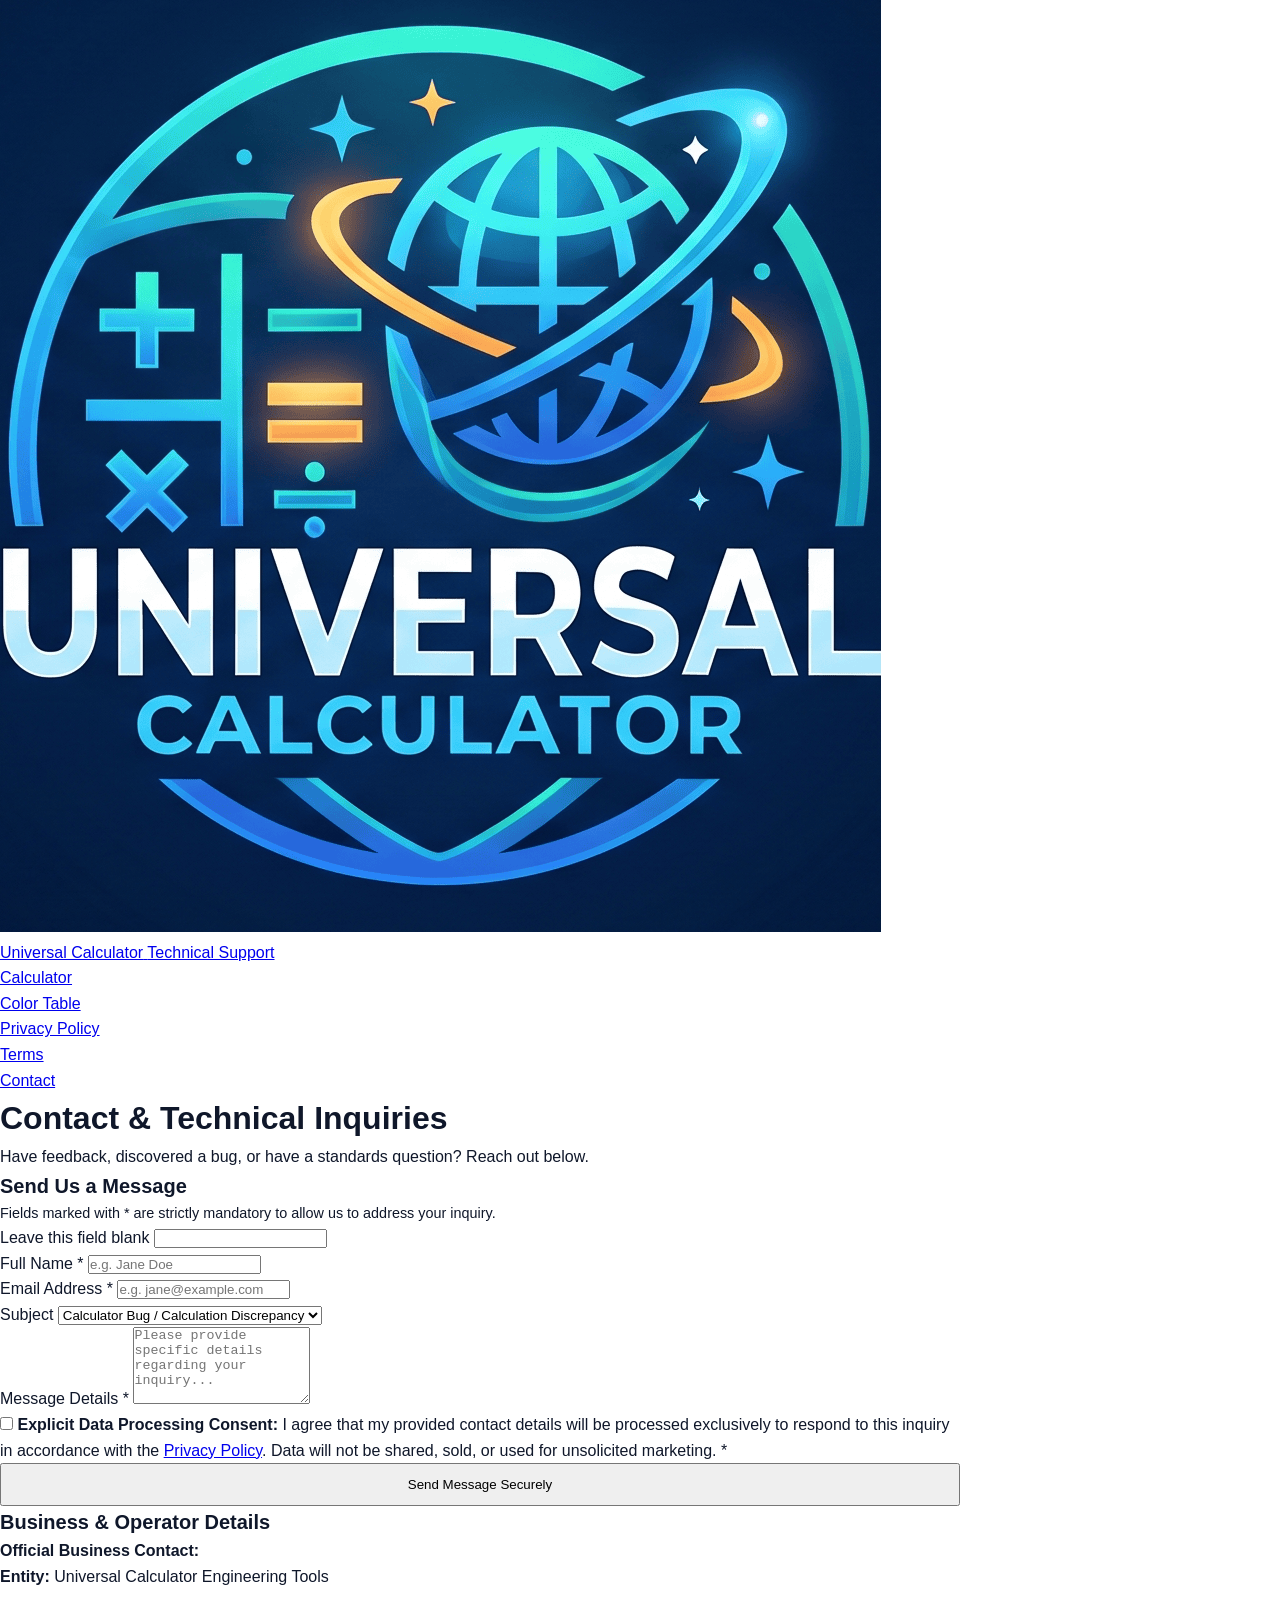
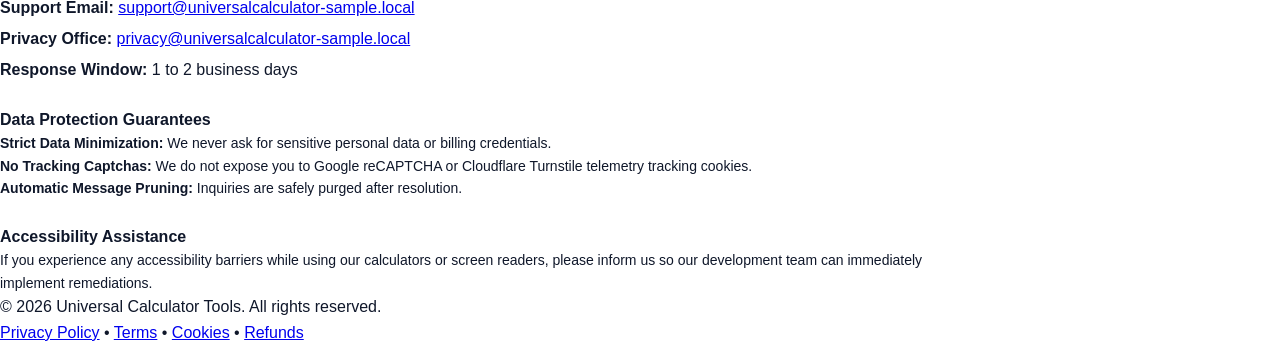
<file: contact.html>
<!DOCTYPE html>
<html lang="en">
<head>
  <meta charset="UTF-8">
  <meta name="viewport" content="width=device-width, initial-scale=1.0">
  <title>Contact & Inquiries | Universal Calculator</title>
  <meta name="description" content="Contact the Universal Calculator team. Accessible, keyboard-friendly contact form with explicit privacy consent and data minimization.">
  <link rel="icon" type="image/png" href="logo/logo.png">
  <link rel="stylesheet" href="styles.css">
</head>
<body>

  <!-- Accessible Skip Link -->
  <a href="#mainContent" class="skip-link">Skip to main content</a>

  <!-- Header -->
  <header class="site-header" role="banner">
    <div class="container header-inner">
      <a href="index.html" class="site-brand" aria-label="Universal Calculator Home">
        <img src="logo/logo.png" alt="Universal Calculator Logo" class="brand-logo-img">
        <div>
          <span class="site-title">Universal Calculator</span>
          <span class="site-badge">Technical Support</span>
        </div>
      </a>

      <nav class="main-nav" role="navigation" aria-label="Primary Navigation">
        <ul>
          <li><a href="index.html">Calculator</a></li>
          <li><a href="index.html#referenceTable">Color Table</a></li>
          <li><a href="privacy-policy.html">Privacy Policy</a></li>
          <li><a href="terms.html">Terms</a></li>
          <li><a href="contact.html" aria-current="page">Contact</a></li>
        </ul>
      </nav>
    </div>
  </header>

  <main id="mainContent" class="container">
    <div class="legal-content" style="max-width: 960px;">
      
      <header class="legal-header">
        <h1>Contact & Technical Inquiries</h1>
        <p class="legal-meta">Have feedback, discovered a bug, or have a standards question? Reach out below.</p>
      </header>

      <div class="contact-grid">
        
        <!-- Left Column: Accessible Form with Consent -->
        <section aria-labelledby="formHeading">
          <h2 id="formHeading" style="font-size: 1.25rem; margin-top: 0;">Send Us a Message</h2>
          <p style="font-size: 0.9rem;">
            Fields marked with <span class="required-star">*</span> are strictly mandatory to allow us to address your inquiry.
          </p>

          <!-- Dynamic Alert Announcement Box for Screen Readers -->
          <div id="formAlertBox" class="alert-banner" tabindex="-1"></div>

          <form id="complianceContactForm" novalidate>
            
            <!-- Honeypot field (Catches automated spam bots without invasive third-party captcha scripts) -->
            <div class="honeypot-field" aria-hidden="true">
              <label for="contact_hp">Leave this field blank</label>
              <input type="text" id="contact_hp" name="contact_hp" tabindex="-1" autocomplete="off">
            </div>

            <div class="form-field">
              <label for="userName">Full Name <span class="required-star">*</span></label>
              <input type="text" id="userName" name="userName" class="text-input" placeholder="e.g. Jane Doe" required autocomplete="name">
            </div>

            <div class="form-field">
              <label for="userEmail">Email Address <span class="required-star">*</span></label>
              <input type="email" id="userEmail" name="userEmail" class="text-input" placeholder="e.g. jane@example.com" required autocomplete="email">
            </div>

            <div class="form-field">
              <label for="userSubject">Subject</label>
              <select id="userSubject" name="userSubject" class="select-input">
                <option value="calculator_bug">Calculator Bug / Calculation Discrepancy</option>
                <option value="standards_query">IEC 60062 Standard Inquiry</option>
                <option value="accessibility_feedback">Accessibility / WCAG Feedback</option>
                <option value="privacy_legal">Data Protection / Privacy Request</option>
                <option value="general_feedback">General Engineering Feedback</option>
              </select>
            </div>

            <div class="form-field">
              <label for="userMessage">Message Details <span class="required-star">*</span></label>
              <textarea id="userMessage" name="userMessage" rows="5" class="text-input" placeholder="Please provide specific details regarding your inquiry..." required></textarea>
            </div>

            <!-- MANDATORY FORM CONSENT CHECKBOX (GDPR Art. 7 & CCPA Compliant) -->
            <div class="checkbox-consent-group">
              <input type="checkbox" id="consentCheckbox" name="consentCheckbox" required>
              <label for="consentCheckbox">
                <strong>Explicit Data Processing Consent:</strong> I agree that my provided contact details will be processed exclusively to respond to this inquiry in accordance with the 
                <a href="privacy-policy.html" target="_blank" rel="noopener">Privacy Policy</a>. Data will not be shared, sold, or used for unsolicited marketing. <span class="required-star">*</span>
              </label>
            </div>

            <button type="submit" id="btnSubmitContact" class="btn-primary" style="width: 100%; padding: 0.75rem;">
              Send Message Securely
            </button>
          </form>
        </section>

        <!-- Right Column: Business Details & Verification -->
        <section aria-labelledby="businessInfoHeading">
          <h2 id="businessInfoHeading" style="font-size: 1.25rem; margin-top: 0;">Business & Operator Details</h2>
          
          <div class="callout-box info" style="margin-top: 0;">
            <p><strong>Official Business Contact:</strong></p>
            <p style="margin-bottom: 0.35rem;"><strong>Entity:</strong> Universal Calculator Engineering Tools</p>
            <p style="margin-bottom: 0.35rem;"><strong>Support Email:</strong> <a href="mailto:support@universalcalculator-sample.local">support@universalcalculator-sample.local</a></p>
            <p style="margin-bottom: 0.35rem;"><strong>Privacy Office:</strong> <a href="mailto:privacy@universalcalculator-sample.local">privacy@universalcalculator-sample.local</a></p>
            <p style="margin-bottom: 0.35rem;"><strong>Response Window:</strong> 1 to 2 business days</p>
          </div>

          <h3 style="margin-top: 1.5rem; font-size: 1rem;">Data Protection Guarantees</h3>
          <ul class="legal-list" style="font-size: 0.875rem;">
            <li><strong>Strict Data Minimization:</strong> We never ask for sensitive personal data or billing credentials.</li>
            <li><strong>No Tracking Captchas:</strong> We do not expose you to Google reCAPTCHA or Cloudflare Turnstile telemetry tracking cookies.</li>
            <li><strong>Automatic Message Pruning:</strong> Inquiries are safely purged after resolution.</li>
          </ul>

          <h3 style="margin-top: 1.5rem; font-size: 1rem;">Accessibility Assistance</h3>
          <p style="font-size: 0.875rem;">
            If you experience any accessibility barriers while using our calculators or screen readers, please inform us so our development team can immediately implement remediations.
          </p>
        </section>

      </div>
    </div>
  </main>

  <footer class="site-footer" role="contentinfo">
    <div class="container footer-bottom">
      <div>&copy; 2026 Universal Calculator Tools. All rights reserved.</div>
      <div><a href="privacy-policy.html">Privacy Policy</a> &bull; <a href="terms.html">Terms</a> &bull; <a href="cookie-policy.html">Cookies</a> &bull; <a href="refund-policy.html">Refunds</a></div>
    </div>
  </footer>

  <script src="app.js"></script>
</body>
</html>
</file>
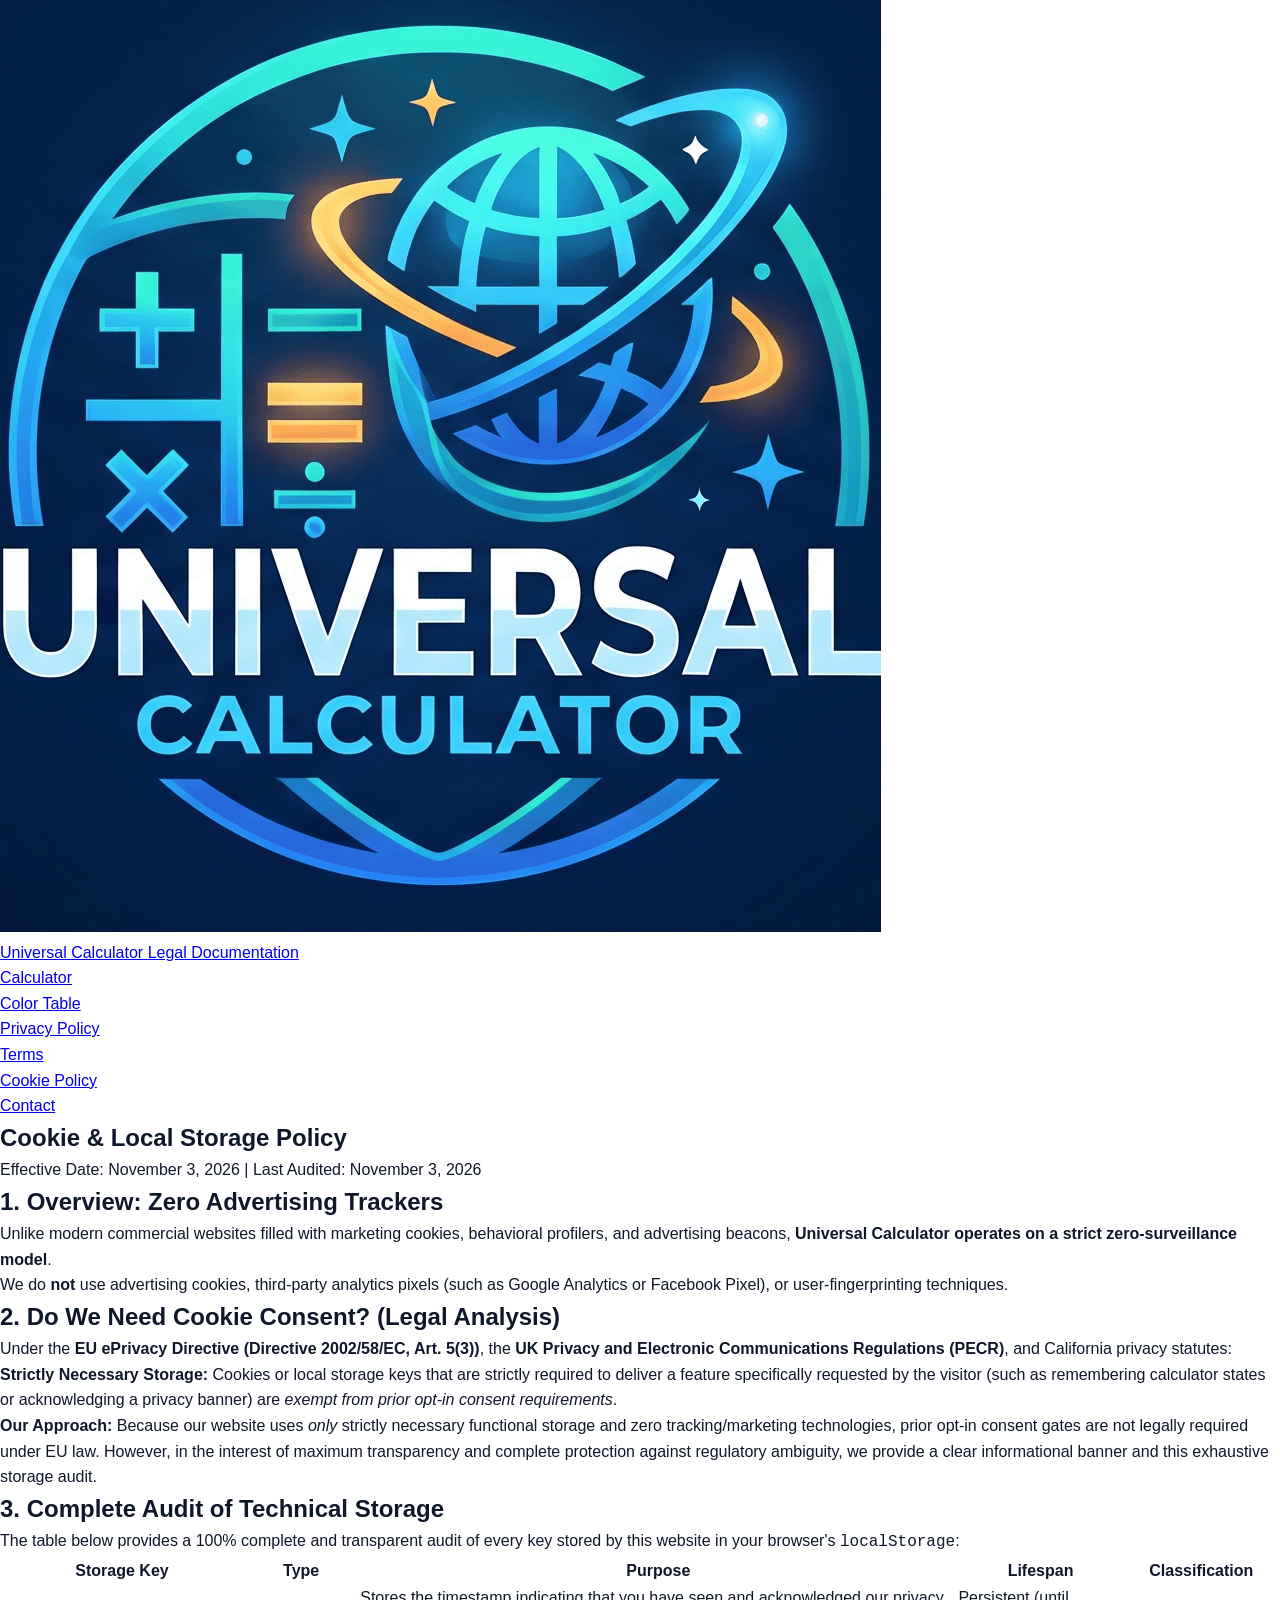
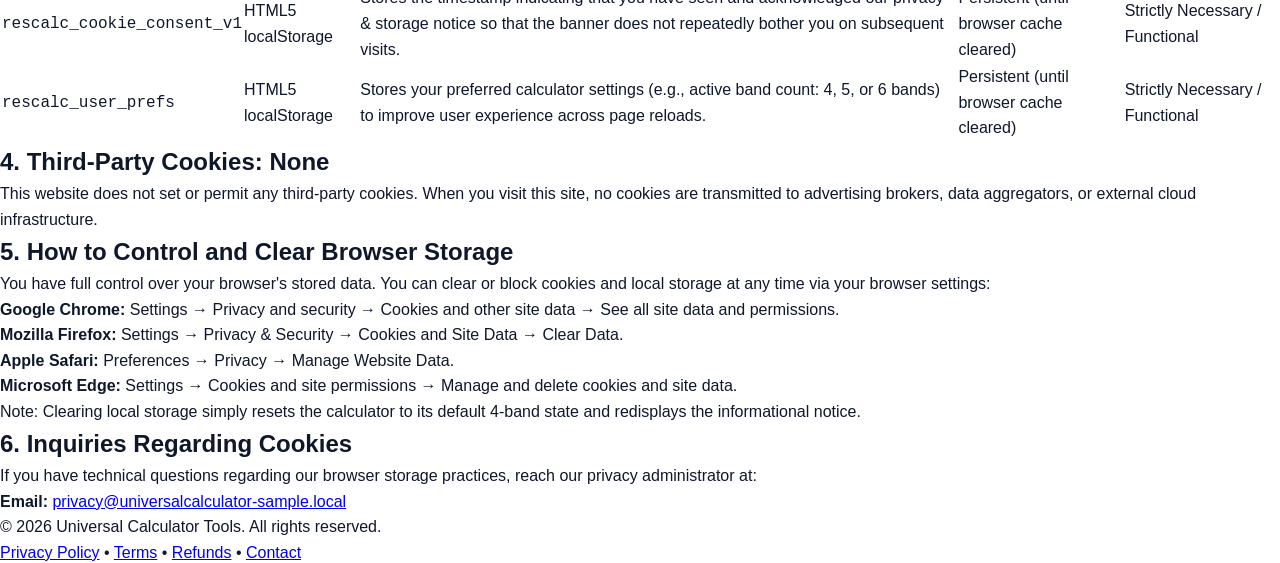
<file: cookie-policy.html>
<!DOCTYPE html>
<html lang="en">
<head>
  <meta charset="UTF-8">
  <meta name="viewport" content="width=device-width, initial-scale=1.0">
  <title>Cookie & Storage Policy | Universal Calculator</title>
  <meta name="description" content="Transparent Cookie and Local Storage Policy for Universal Calculator. Complete audit of browser storage, zero tracking disclosures, and compliance with the EU ePrivacy Directive.">
  <link rel="icon" type="image/png" href="logo/logo.png">
  <link rel="stylesheet" href="styles.css">
</head>
<body>

  <!-- Accessible Skip Link -->
  <a href="#mainContent" class="skip-link">Skip to main content</a>

  <!-- Header -->
  <header class="site-header" role="banner">
    <div class="container header-inner">
      <a href="index.html" class="site-brand" aria-label="Universal Calculator Home">
        <img src="logo/logo.png" alt="Universal Calculator Logo" class="brand-logo-img">
        <div>
          <span class="site-title">Universal Calculator</span>
          <span class="site-badge">Legal Documentation</span>
        </div>
      </a>

      <nav class="main-nav" role="navigation" aria-label="Primary Navigation">
        <ul>
          <li><a href="index.html">Calculator</a></li>
          <li><a href="index.html#referenceTable">Color Table</a></li>
          <li><a href="privacy-policy.html">Privacy Policy</a></li>
          <li><a href="terms.html">Terms</a></li>
          <li><a href="cookie-policy.html" aria-current="page">Cookie Policy</a></li>
          <li><a href="contact.html">Contact</a></li>
        </ul>
      </nav>
    </div>
  </header>

  <main id="mainContent" class="container">
    <article class="legal-content">
      <header class="legal-header">
        <h1>Cookie & Local Storage Policy</h1>
        <p class="legal-meta">Effective Date: November 3, 2026 | Last Audited: November 3, 2026</p>
      </header>

      <section class="legal-section">
        <h2>1. Overview: Zero Advertising Trackers</h2>
        <p>
          Unlike modern commercial websites filled with marketing cookies, behavioral profilers, and advertising beacons, <strong>Universal Calculator operates on a strict zero-surveillance model</strong>.
        </p>
        <p>
          We do <strong>not</strong> use advertising cookies, third-party analytics pixels (such as Google Analytics or Facebook Pixel), or user-fingerprinting techniques.
        </p>
      </section>

      <section class="legal-section">
        <h2>2. Do We Need Cookie Consent? (Legal Analysis)</h2>
        <p>
          Under the <strong>EU ePrivacy Directive (Directive 2002/58/EC, Art. 5(3))</strong>, the <strong>UK Privacy and Electronic Communications Regulations (PECR)</strong>, and California privacy statutes:
        </p>
        <ul class="legal-list">
          <li>
            <strong>Strictly Necessary Storage:</strong> Cookies or local storage keys that are strictly required to deliver a feature specifically requested by the visitor (such as remembering calculator states or acknowledging a privacy banner) are <em>exempt from prior opt-in consent requirements</em>.
          </li>
          <li>
            <strong>Our Approach:</strong> Because our website uses <em>only</em> strictly necessary functional storage and zero tracking/marketing technologies, prior opt-in consent gates are not legally required under EU law. However, in the interest of maximum transparency and complete protection against regulatory ambiguity, we provide a clear informational banner and this exhaustive storage audit.
          </li>
        </ul>
      </section>

      <section class="legal-section">
        <h2>3. Complete Audit of Technical Storage</h2>
        <p>
          The table below provides a 100% complete and transparent audit of every key stored by this website in your browser's <code>localStorage</code>:
        </p>

        <div class="table-responsive">
          <table class="reference-table">
            <thead>
              <tr>
                <th scope="col">Storage Key</th>
                <th scope="col">Type</th>
                <th scope="col">Purpose</th>
                <th scope="col">Lifespan</th>
                <th scope="col">Classification</th>
              </tr>
            </thead>
            <tbody>
              <tr>
                <td><code>rescalc_cookie_consent_v1</code></td>
                <td>HTML5 localStorage</td>
                <td>Stores the timestamp indicating that you have seen and acknowledged our privacy & storage notice so that the banner does not repeatedly bother you on subsequent visits.</td>
                <td>Persistent (until browser cache cleared)</td>
                <td>Strictly Necessary / Functional</td>
              </tr>
              <tr>
                <td><code>rescalc_user_prefs</code></td>
                <td>HTML5 localStorage</td>
                <td>Stores your preferred calculator settings (e.g., active band count: 4, 5, or 6 bands) to improve user experience across page reloads.</td>
                <td>Persistent (until browser cache cleared)</td>
                <td>Strictly Necessary / Functional</td>
              </tr>
            </tbody>
          </table>
        </div>
      </section>

      <section class="legal-section">
        <h2>4. Third-Party Cookies: None</h2>
        <p>
          This website does not set or permit any third-party cookies. When you visit this site, no cookies are transmitted to advertising brokers, data aggregators, or external cloud infrastructure.
        </p>
      </section>

      <section class="legal-section">
        <h2>5. How to Control and Clear Browser Storage</h2>
        <p>
          You have full control over your browser's stored data. You can clear or block cookies and local storage at any time via your browser settings:
        </p>
        <ul class="legal-list">
          <li><strong>Google Chrome:</strong> Settings &rarr; Privacy and security &rarr; Cookies and other site data &rarr; See all site data and permissions.</li>
          <li><strong>Mozilla Firefox:</strong> Settings &rarr; Privacy & Security &rarr; Cookies and Site Data &rarr; Clear Data.</li>
          <li><strong>Apple Safari:</strong> Preferences &rarr; Privacy &rarr; Manage Website Data.</li>
          <li><strong>Microsoft Edge:</strong> Settings &rarr; Cookies and site permissions &rarr; Manage and delete cookies and site data.</li>
        </ul>
        <p>
          Note: Clearing local storage simply resets the calculator to its default 4-band state and redisplays the informational notice.
        </p>
      </section>

      <section class="legal-section">
        <h2>6. Inquiries Regarding Cookies</h2>
        <p>
          If you have technical questions regarding our browser storage practices, reach our privacy administrator at:
          <br><strong>Email:</strong> <a href="mailto:privacy@universalcalculator-sample.local">privacy@universalcalculator-sample.local</a>
        </p>
      </section>
    </article>
  </main>

  <footer class="site-footer" role="contentinfo">
    <div class="container footer-bottom">
      <div>&copy; 2026 Universal Calculator Tools. All rights reserved.</div>
      <div><a href="privacy-policy.html">Privacy Policy</a> &bull; <a href="terms.html">Terms</a> &bull; <a href="refund-policy.html">Refunds</a> &bull; <a href="contact.html">Contact</a></div>
    </div>
  </footer>

  <script src="app.js"></script>
</body>
</html>
</file>
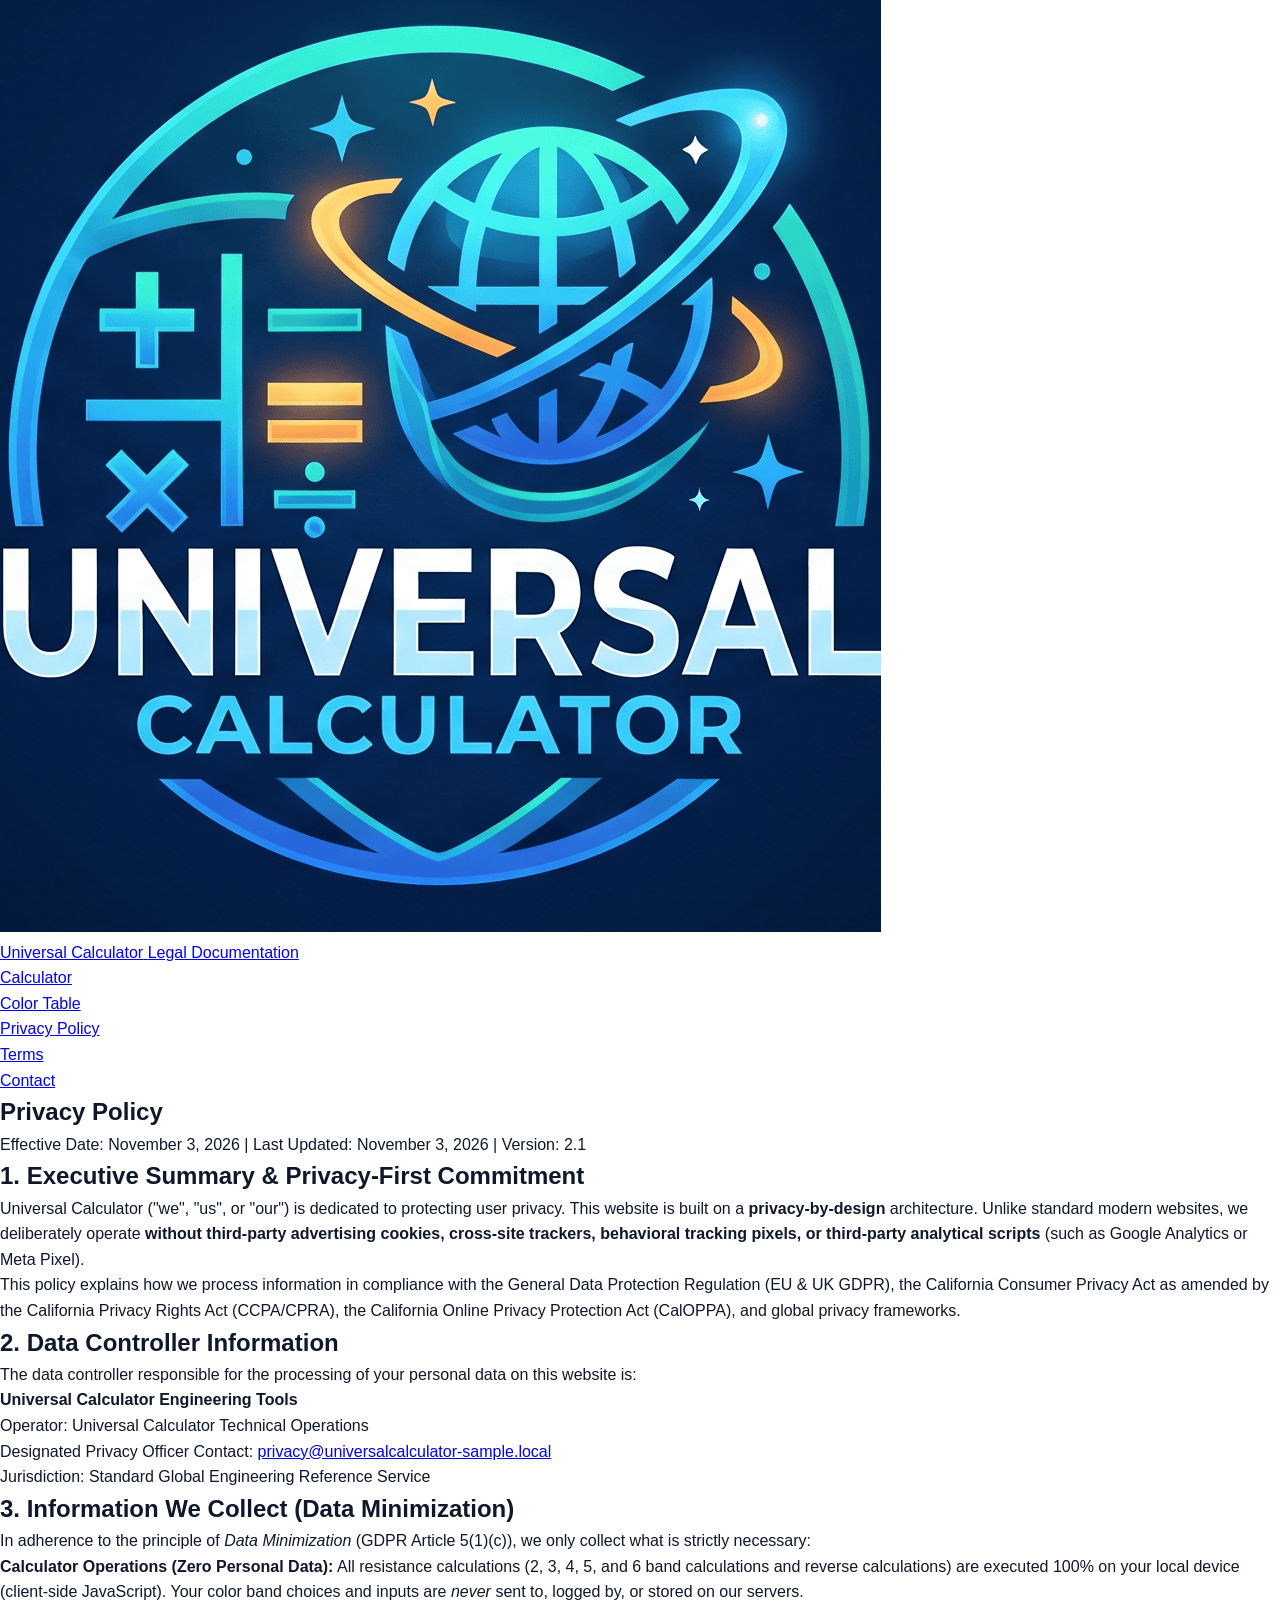
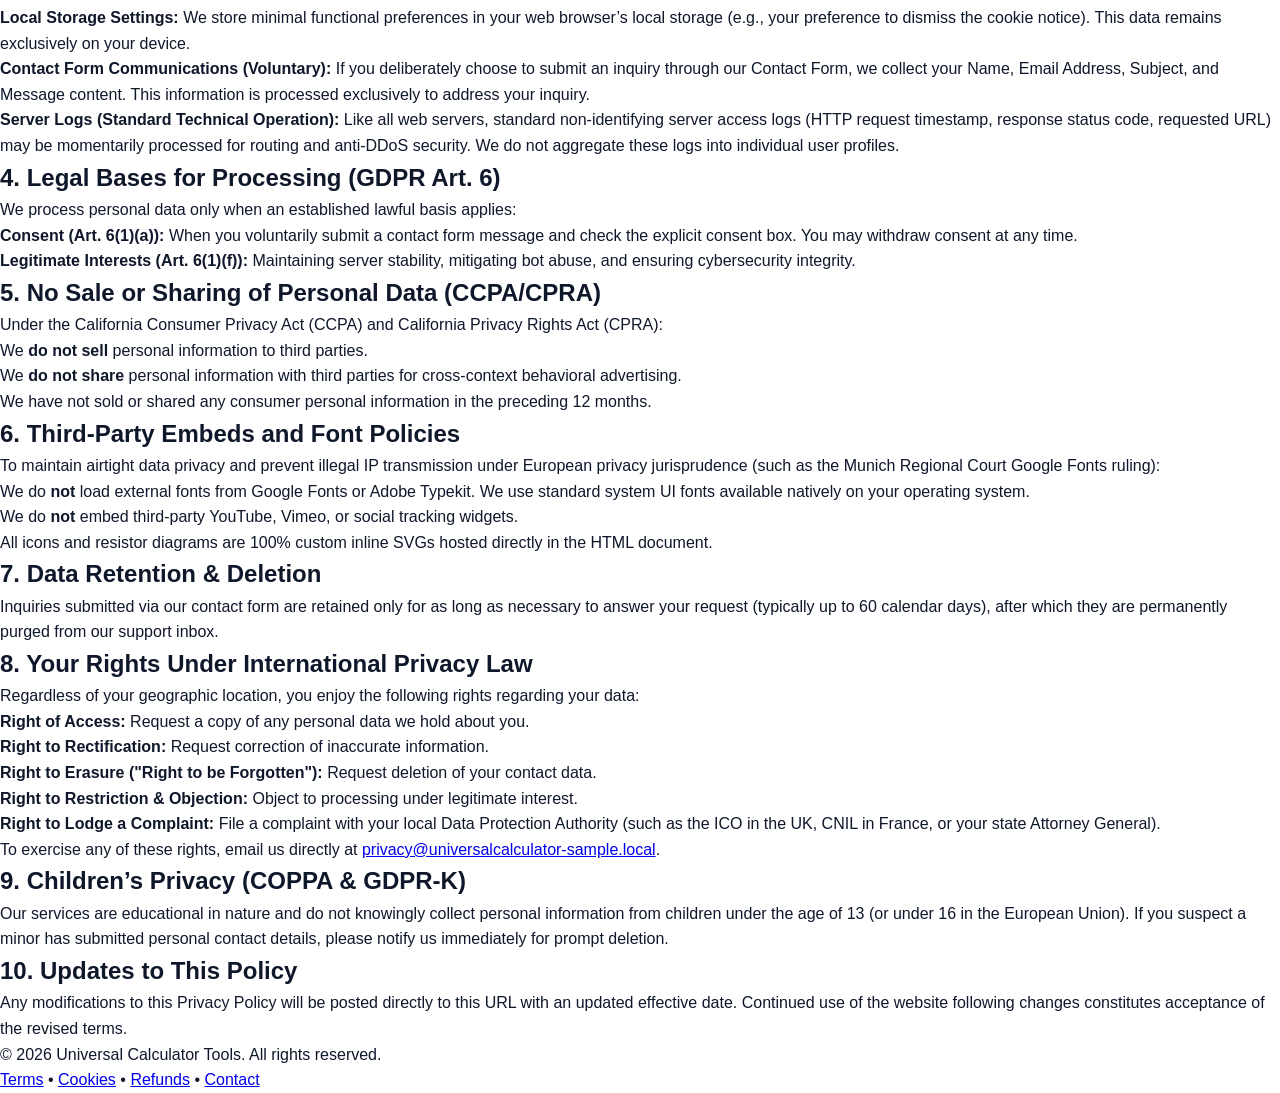
<file: privacy-policy.html>
<!DOCTYPE html>
<html lang="en">
<head>
  <meta charset="UTF-8">
  <meta name="viewport" content="width=device-width, initial-scale=1.0">
  <title>Privacy Policy | Universal Calculator</title>
  <meta name="description" content="Comprehensive GDPR, CCPA, and CalOPPA compliant Privacy Policy for Universal Calculator. Learn how we safeguard user privacy with zero tracking and privacy-by-design.">
  <link rel="icon" type="image/png" href="logo/logo.png">
  <link rel="stylesheet" href="styles.css">
</head>
<body>

  <!-- Accessible Skip Link -->
  <a href="#mainContent" class="skip-link">Skip to main content</a>

  <!-- Header -->
  <header class="site-header" role="banner">
    <div class="container header-inner">
      <a href="index.html" class="site-brand" aria-label="Universal Calculator Home">
        <img src="logo/logo.png" alt="Universal Calculator Logo" class="brand-logo-img">
        <div>
          <span class="site-title">Universal Calculator</span>
          <span class="site-badge">Legal Documentation</span>
        </div>
      </a>

      <nav class="main-nav" role="navigation" aria-label="Primary Navigation">
        <ul>
          <li><a href="index.html">Calculator</a></li>
          <li><a href="index.html#referenceTable">Color Table</a></li>
          <li><a href="privacy-policy.html" aria-current="page">Privacy Policy</a></li>
          <li><a href="terms.html">Terms</a></li>
          <li><a href="contact.html">Contact</a></li>
        </ul>
      </nav>
    </div>
  </header>

  <main id="mainContent" class="container">
    <article class="legal-content">
      <header class="legal-header">
        <h1>Privacy Policy</h1>
        <p class="legal-meta">Effective Date: November 3, 2026 | Last Updated: November 3, 2026 | Version: 2.1</p>
      </header>

      <section class="legal-section">
        <h2>1. Executive Summary & Privacy-First Commitment</h2>
        <p>
          Universal Calculator ("we", "us", or "our") is dedicated to protecting user privacy. This website is built on a <strong>privacy-by-design</strong> architecture. Unlike standard modern websites, we deliberately operate <strong>without third-party advertising cookies, cross-site trackers, behavioral tracking pixels, or third-party analytical scripts</strong> (such as Google Analytics or Meta Pixel).
        </p>
        <p>
          This policy explains how we process information in compliance with the General Data Protection Regulation (EU & UK GDPR), the California Consumer Privacy Act as amended by the California Privacy Rights Act (CCPA/CPRA), the California Online Privacy Protection Act (CalOPPA), and global privacy frameworks.
        </p>
      </section>

      <section class="legal-section">
        <h2>2. Data Controller Information</h2>
        <p>
          The data controller responsible for the processing of your personal data on this website is:
        </p>
        <div class="callout-box info">
          <p><strong>Universal Calculator Engineering Tools</strong></p>
          <p>Operator: Universal Calculator Technical Operations</p>
          <p>Designated Privacy Officer Contact: <a href="mailto:privacy@universalcalculator-sample.local">privacy@universalcalculator-sample.local</a></p>
          <p>Jurisdiction: Standard Global Engineering Reference Service</p>
        </div>
      </section>

      <section class="legal-section">
        <h2>3. Information We Collect (Data Minimization)</h2>
        <p>
          In adherence to the principle of <em>Data Minimization</em> (GDPR Article 5(1)(c)), we only collect what is strictly necessary:
        </p>
        <ul class="legal-list">
          <li>
            <strong>Calculator Operations (Zero Personal Data):</strong> All resistance calculations (2, 3, 4, 5, and 6 band calculations and reverse calculations) are executed 100% on your local device (client-side JavaScript). Your color band choices and inputs are <em>never</em> sent to, logged by, or stored on our servers.
          </li>
          <li>
            <strong>Local Storage Settings:</strong> We store minimal functional preferences in your web browser’s local storage (e.g., your preference to dismiss the cookie notice). This data remains exclusively on your device.
          </li>
          <li>
            <strong>Contact Form Communications (Voluntary):</strong> If you deliberately choose to submit an inquiry through our Contact Form, we collect your Name, Email Address, Subject, and Message content. This information is processed exclusively to address your inquiry.
          </li>
          <li>
            <strong>Server Logs (Standard Technical Operation):</strong> Like all web servers, standard non-identifying server access logs (HTTP request timestamp, response status code, requested URL) may be momentarily processed for routing and anti-DDoS security. We do not aggregate these logs into individual user profiles.
          </li>
        </ul>
      </section>

      <section class="legal-section">
        <h2>4. Legal Bases for Processing (GDPR Art. 6)</h2>
        <p>We process personal data only when an established lawful basis applies:</p>
        <ul class="legal-list">
          <li><strong>Consent (Art. 6(1)(a)):</strong> When you voluntarily submit a contact form message and check the explicit consent box. You may withdraw consent at any time.</li>
          <li><strong>Legitimate Interests (Art. 6(1)(f)):</strong> Maintaining server stability, mitigating bot abuse, and ensuring cybersecurity integrity.</li>
        </ul>
      </section>

      <section class="legal-section">
        <h2>5. No Sale or Sharing of Personal Data (CCPA/CPRA)</h2>
        <p>
          Under the California Consumer Privacy Act (CCPA) and California Privacy Rights Act (CPRA):
        </p>
        <ul class="legal-list">
          <li>We <strong>do not sell</strong> personal information to third parties.</li>
          <li>We <strong>do not share</strong> personal information with third parties for cross-context behavioral advertising.</li>
          <li>We have not sold or shared any consumer personal information in the preceding 12 months.</li>
        </ul>
      </section>

      <section class="legal-section">
        <h2>6. Third-Party Embeds and Font Policies</h2>
        <p>
          To maintain airtight data privacy and prevent illegal IP transmission under European privacy jurisprudence (such as the Munich Regional Court Google Fonts ruling):
        </p>
        <ul class="legal-list">
          <li>We do <strong>not</strong> load external fonts from Google Fonts or Adobe Typekit. We use standard system UI fonts available natively on your operating system.</li>
          <li>We do <strong>not</strong> embed third-party YouTube, Vimeo, or social tracking widgets.</li>
          <li>All icons and resistor diagrams are 100% custom inline SVGs hosted directly in the HTML document.</li>
        </ul>
      </section>

      <section class="legal-section">
        <h2>7. Data Retention & Deletion</h2>
        <p>
          Inquiries submitted via our contact form are retained only for as long as necessary to answer your request (typically up to 60 calendar days), after which they are permanently purged from our support inbox.
        </p>
      </section>

      <section class="legal-section">
        <h2>8. Your Rights Under International Privacy Law</h2>
        <p>Regardless of your geographic location, you enjoy the following rights regarding your data:</p>
        <ul class="legal-list">
          <li><strong>Right of Access:</strong> Request a copy of any personal data we hold about you.</li>
          <li><strong>Right to Rectification:</strong> Request correction of inaccurate information.</li>
          <li><strong>Right to Erasure ("Right to be Forgotten"):</strong> Request deletion of your contact data.</li>
          <li><strong>Right to Restriction & Objection:</strong> Object to processing under legitimate interest.</li>
          <li><strong>Right to Lodge a Complaint:</strong> File a complaint with your local Data Protection Authority (such as the ICO in the UK, CNIL in France, or your state Attorney General).</li>
        </ul>
        <p>To exercise any of these rights, email us directly at <a href="mailto:privacy@universalcalculator-sample.local">privacy@universalcalculator-sample.local</a>.</p>
      </section>

      <section class="legal-section">
        <h2>9. Children’s Privacy (COPPA & GDPR-K)</h2>
        <p>
          Our services are educational in nature and do not knowingly collect personal information from children under the age of 13 (or under 16 in the European Union). If you suspect a minor has submitted personal contact details, please notify us immediately for prompt deletion.
        </p>
      </section>

      <section class="legal-section">
        <h2>10. Updates to This Policy</h2>
        <p>
          Any modifications to this Privacy Policy will be posted directly to this URL with an updated effective date. Continued use of the website following changes constitutes acceptance of the revised terms.
        </p>
      </section>
    </article>
  </main>

  <!-- Footer -->
  <footer class="site-footer" role="contentinfo">
    <div class="container footer-bottom">
      <div>&copy; 2026 Universal Calculator Tools. All rights reserved.</div>
      <div><a href="terms.html">Terms</a> &bull; <a href="cookie-policy.html">Cookies</a> &bull; <a href="refund-policy.html">Refunds</a> &bull; <a href="contact.html">Contact</a></div>
    </div>
  </footer>

  <script src="app.js"></script>
</body>
</html>
</file>
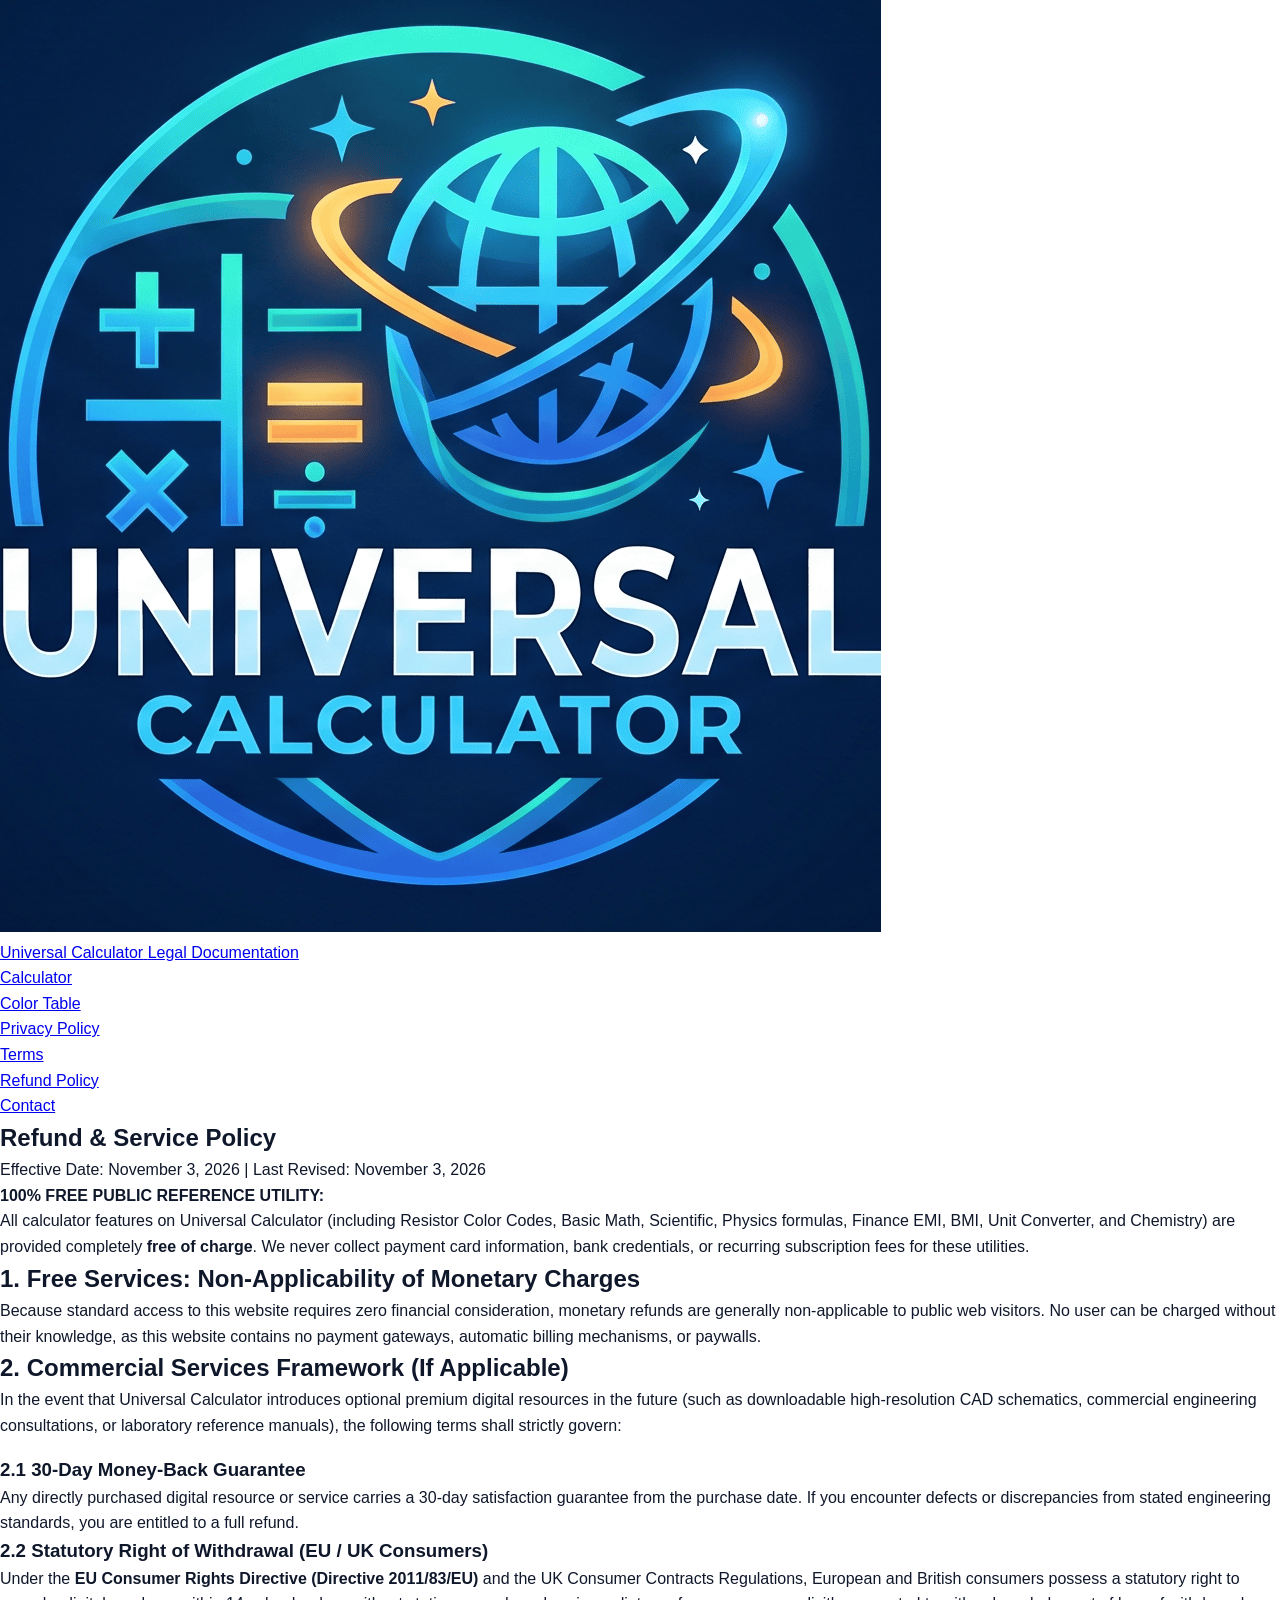
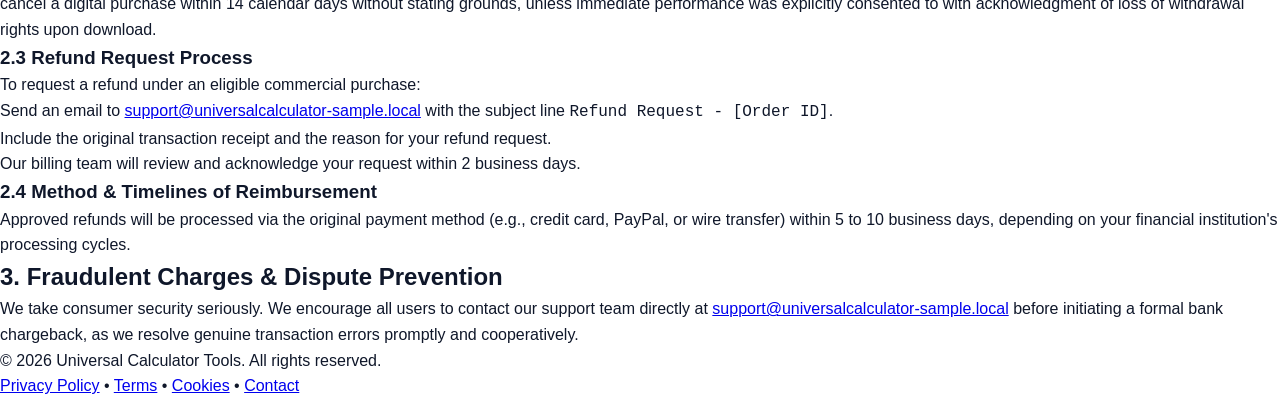
<file: refund-policy.html>
<!DOCTYPE html>
<html lang="en">
<head>
  <meta charset="UTF-8">
  <meta name="viewport" content="width=device-width, initial-scale=1.0">
  <title>Refund & Service Policy | Universal Calculator</title>
  <meta name="description" content="Official Refund and Cancellation Policy for Universal Calculator. Transparency regarding free public utilities and commercial terms.">
  <link rel="icon" type="image/png" href="logo/logo.png">
  <link rel="stylesheet" href="styles.css">
</head>
<body>

  <!-- Accessible Skip Link -->
  <a href="#mainContent" class="skip-link">Skip to main content</a>

  <!-- Header -->
  <header class="site-header" role="banner">
    <div class="container header-inner">
      <a href="index.html" class="site-brand" aria-label="Universal Calculator Home">
        <img src="logo/logo.png" alt="Universal Calculator Logo" class="brand-logo-img">
        <div>
          <span class="site-title">Universal Calculator</span>
          <span class="site-badge">Legal Documentation</span>
        </div>
      </a>

      <nav class="main-nav" role="navigation" aria-label="Primary Navigation">
        <ul>
          <li><a href="index.html">Calculator</a></li>
          <li><a href="index.html#referenceTable">Color Table</a></li>
          <li><a href="privacy-policy.html">Privacy Policy</a></li>
          <li><a href="terms.html">Terms</a></li>
          <li><a href="refund-policy.html" aria-current="page">Refund Policy</a></li>
          <li><a href="contact.html">Contact</a></li>
        </ul>
      </nav>
    </div>
  </header>

  <main id="mainContent" class="container">
    <article class="legal-content">
      <header class="legal-header">
        <h1>Refund & Service Policy</h1>
        <p class="legal-meta">Effective Date: November 3, 2026 | Last Revised: November 3, 2026</p>
      </header>

      <!-- Free Utility Notice -->
      <div class="callout-box info">
        <p><strong>100% FREE PUBLIC REFERENCE UTILITY:</strong></p>
        <p>
          All calculator features on Universal Calculator (including Resistor Color Codes, Basic Math, Scientific, Physics formulas, Finance EMI, BMI, Unit Converter, and Chemistry) are provided completely <strong>free of charge</strong>. We never collect payment card information, bank credentials, or recurring subscription fees for these utilities.
        </p>
      </div>

      <section class="legal-section">
        <h2>1. Free Services: Non-Applicability of Monetary Charges</h2>
        <p>
          Because standard access to this website requires zero financial consideration, monetary refunds are generally non-applicable to public web visitors. No user can be charged without their knowledge, as this website contains no payment gateways, automatic billing mechanisms, or paywalls.
        </p>
      </section>

      <section class="legal-section">
        <h2>2. Commercial Services Framework (If Applicable)</h2>
        <p>
          In the event that Universal Calculator introduces optional premium digital resources in the future (such as downloadable high-resolution CAD schematics, commercial engineering consultations, or laboratory reference manuals), the following terms shall strictly govern:
        </p>
        
        <h3 style="margin-top: 1rem;">2.1 30-Day Money-Back Guarantee</h3>
        <p>
          Any directly purchased digital resource or service carries a 30-day satisfaction guarantee from the purchase date. If you encounter defects or discrepancies from stated engineering standards, you are entitled to a full refund.
        </p>

        <h3>2.2 Statutory Right of Withdrawal (EU / UK Consumers)</h3>
        <p>
          Under the <strong>EU Consumer Rights Directive (Directive 2011/83/EU)</strong> and the UK Consumer Contracts Regulations, European and British consumers possess a statutory right to cancel a digital purchase within 14 calendar days without stating grounds, unless immediate performance was explicitly consented to with acknowledgment of loss of withdrawal rights upon download.
        </p>

        <h3>2.3 Refund Request Process</h3>
        <p>To request a refund under an eligible commercial purchase:</p>
        <ul class="legal-list">
          <li>Send an email to <a href="mailto:support@universalcalculator-sample.local">support@universalcalculator-sample.local</a> with the subject line <code>Refund Request - [Order ID]</code>.</li>
          <li>Include the original transaction receipt and the reason for your refund request.</li>
          <li>Our billing team will review and acknowledge your request within 2 business days.</li>
        </ul>

        <h3>2.4 Method & Timelines of Reimbursement</h3>
        <p>
          Approved refunds will be processed via the original payment method (e.g., credit card, PayPal, or wire transfer) within 5 to 10 business days, depending on your financial institution's processing cycles.
        </p>
      </section>

      <section class="legal-section">
        <h2>3. Fraudulent Charges & Dispute Prevention</h2>
        <p>
          We take consumer security seriously. We encourage all users to contact our support team directly at <a href="mailto:support@universalcalculator-sample.local">support@universalcalculator-sample.local</a> before initiating a formal bank chargeback, as we resolve genuine transaction errors promptly and cooperatively.
        </p>
      </section>
    </article>
  </main>

  <footer class="site-footer" role="contentinfo">
    <div class="container footer-bottom">
      <div>&copy; 2026 Universal Calculator Tools. All rights reserved.</div>
      <div><a href="privacy-policy.html">Privacy Policy</a> &bull; <a href="terms.html">Terms</a> &bull; <a href="cookie-policy.html">Cookies</a> &bull; <a href="contact.html">Contact</a></div>
    </div>
  </footer>

  <script src="app.js"></script>
</body>
</html>
</file>
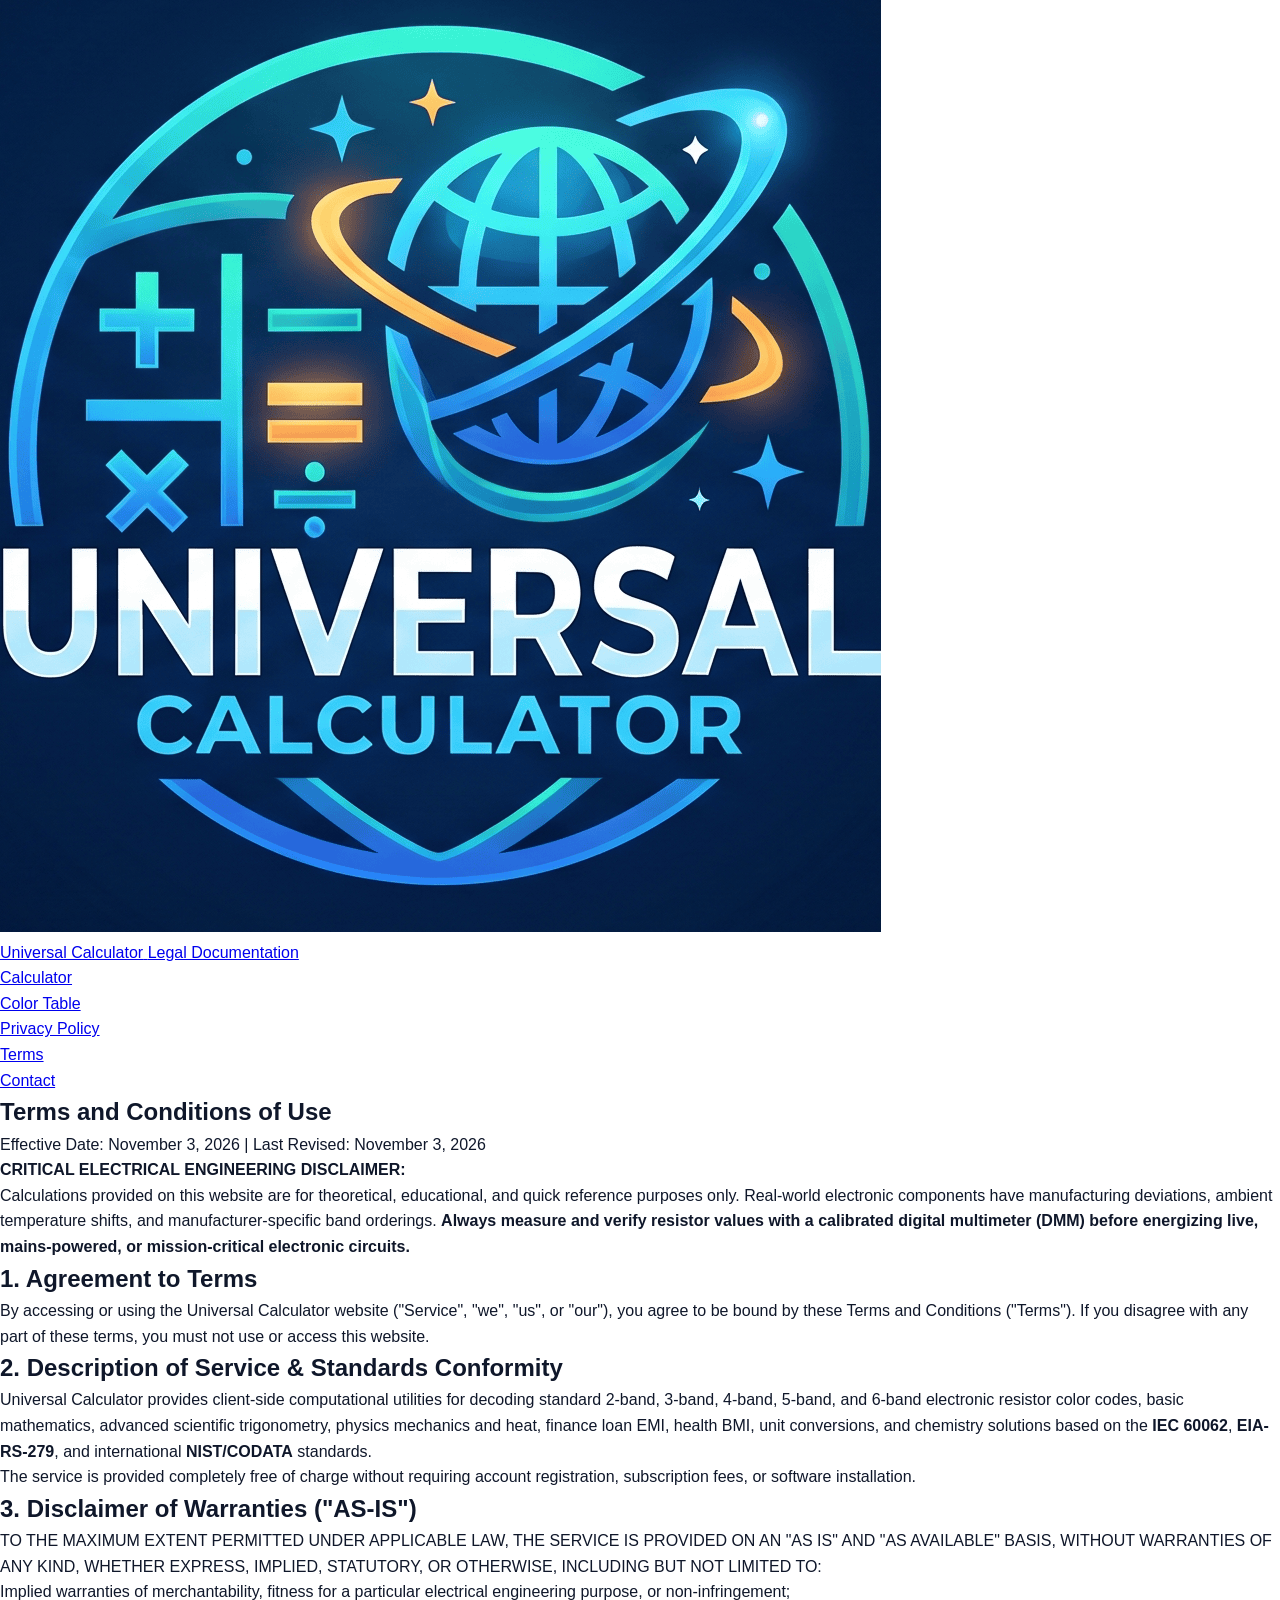
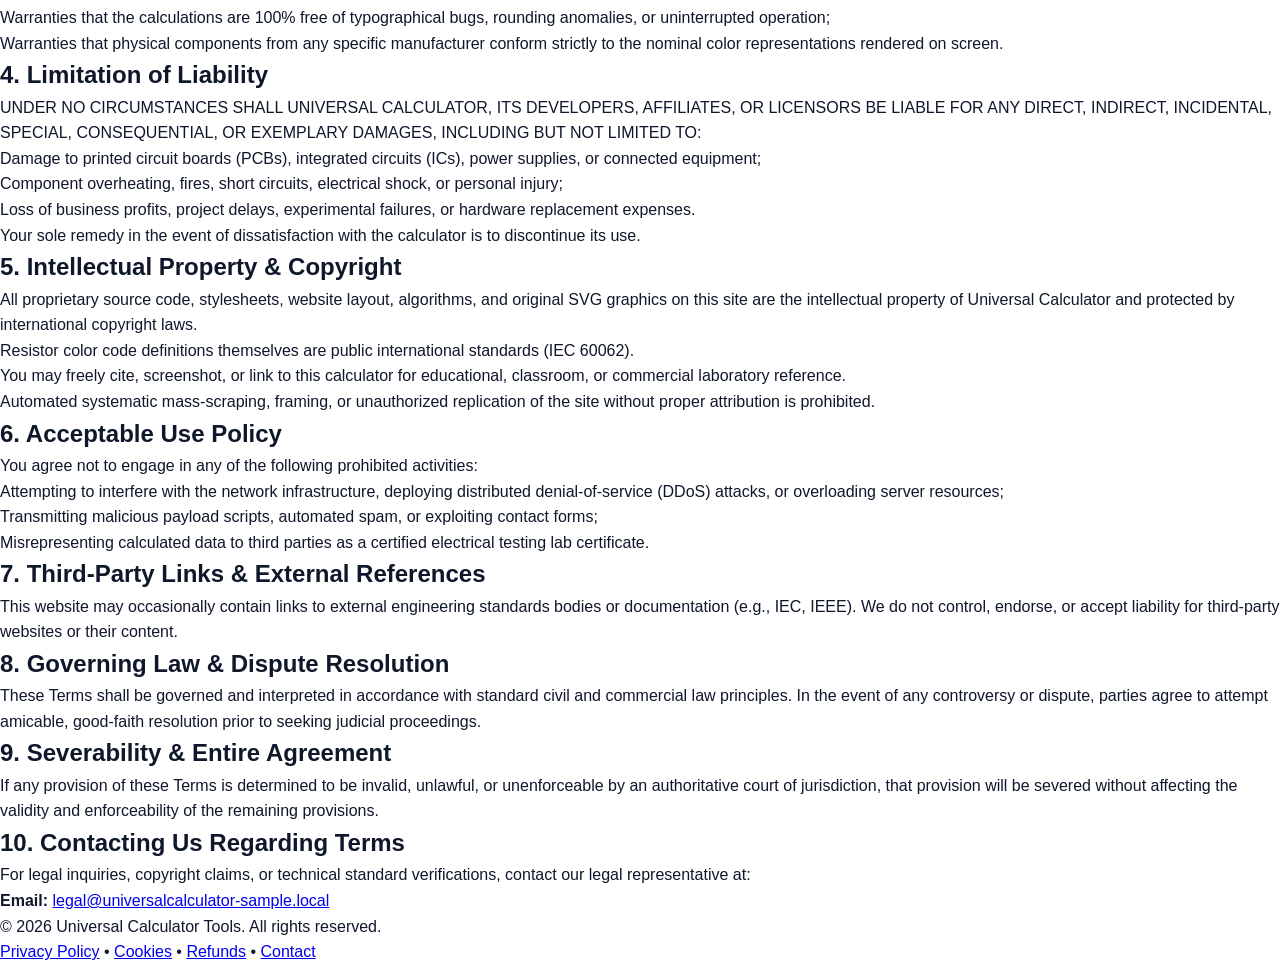
<file: terms.html>
<!DOCTYPE html>
<html lang="en">
<head>
  <meta charset="UTF-8">
  <meta name="viewport" content="width=device-width, initial-scale=1.0">
  <title>Terms and Conditions | Universal Calculator</title>
  <meta name="description" content="Terms and Conditions of Use for Universal Calculator. Includes essential electrical engineering disclaimers, limitation of liability, and acceptable use guidelines.">
  <link rel="icon" type="image/png" href="logo/logo.png">
  <link rel="stylesheet" href="styles.css">
</head>
<body>

  <!-- Accessible Skip Link -->
  <a href="#mainContent" class="skip-link">Skip to main content</a>

  <!-- Header -->
  <header class="site-header" role="banner">
    <div class="container header-inner">
      <a href="index.html" class="site-brand" aria-label="Universal Calculator Home">
        <img src="logo/logo.png" alt="Universal Calculator Logo" class="brand-logo-img">
        <div>
          <span class="site-title">Universal Calculator</span>
          <span class="site-badge">Legal Documentation</span>
        </div>
      </a>

      <nav class="main-nav" role="navigation" aria-label="Primary Navigation">
        <ul>
          <li><a href="index.html">Calculator</a></li>
          <li><a href="index.html#referenceTable">Color Table</a></li>
          <li><a href="privacy-policy.html">Privacy Policy</a></li>
          <li><a href="terms.html" aria-current="page">Terms</a></li>
          <li><a href="contact.html">Contact</a></li>
        </ul>
      </nav>
    </div>
  </header>

  <main id="mainContent" class="container">
    <article class="legal-content">
      <header class="legal-header">
        <h1>Terms and Conditions of Use</h1>
        <p class="legal-meta">Effective Date: November 3, 2026 | Last Revised: November 3, 2026</p>
      </header>

      <!-- Critical Engineering Warning Callout -->
      <div class="callout-box warning" role="note">
        <p><strong>CRITICAL ELECTRICAL ENGINEERING DISCLAIMER:</strong></p>
        <p>
          Calculations provided on this website are for theoretical, educational, and quick reference purposes only. Real-world electronic components have manufacturing deviations, ambient temperature shifts, and manufacturer-specific band orderings. <strong>Always measure and verify resistor values with a calibrated digital multimeter (DMM) before energizing live, mains-powered, or mission-critical electronic circuits.</strong>
        </p>
      </div>

      <section class="legal-section">
        <h2>1. Agreement to Terms</h2>
        <p>
          By accessing or using the Universal Calculator website ("Service", "we", "us", or "our"), you agree to be bound by these Terms and Conditions ("Terms"). If you disagree with any part of these terms, you must not use or access this website.
        </p>
      </section>

      <section class="legal-section">
        <h2>2. Description of Service & Standards Conformity</h2>
        <p>
          Universal Calculator provides client-side computational utilities for decoding standard 2-band, 3-band, 4-band, 5-band, and 6-band electronic resistor color codes, basic mathematics, advanced scientific trigonometry, physics mechanics and heat, finance loan EMI, health BMI, unit conversions, and chemistry solutions based on the <strong>IEC 60062</strong>, <strong>EIA-RS-279</strong>, and international <strong>NIST/CODATA</strong> standards. 
        </p>
        <p>
          The service is provided completely free of charge without requiring account registration, subscription fees, or software installation.
        </p>
      </section>

      <section class="legal-section">
        <h2>3. Disclaimer of Warranties ("AS-IS")</h2>
        <p>
          TO THE MAXIMUM EXTENT PERMITTED UNDER APPLICABLE LAW, THE SERVICE IS PROVIDED ON AN "AS IS" AND "AS AVAILABLE" BASIS, WITHOUT WARRANTIES OF ANY KIND, WHETHER EXPRESS, IMPLIED, STATUTORY, OR OTHERWISE, INCLUDING BUT NOT LIMITED TO:
        </p>
        <ul class="legal-list">
          <li>Implied warranties of merchantability, fitness for a particular electrical engineering purpose, or non-infringement;</li>
          <li>Warranties that the calculations are 100% free of typographical bugs, rounding anomalies, or uninterrupted operation;</li>
          <li>Warranties that physical components from any specific manufacturer conform strictly to the nominal color representations rendered on screen.</li>
        </ul>
      </section>

      <section class="legal-section">
        <h2>4. Limitation of Liability</h2>
        <p>
          UNDER NO CIRCUMSTANCES SHALL UNIVERSAL CALCULATOR, ITS DEVELOPERS, AFFILIATES, OR LICENSORS BE LIABLE FOR ANY DIRECT, INDIRECT, INCIDENTAL, SPECIAL, CONSEQUENTIAL, OR EXEMPLARY DAMAGES, INCLUDING BUT NOT LIMITED TO:
        </p>
        <ul class="legal-list">
          <li>Damage to printed circuit boards (PCBs), integrated circuits (ICs), power supplies, or connected equipment;</li>
          <li>Component overheating, fires, short circuits, electrical shock, or personal injury;</li>
          <li>Loss of business profits, project delays, experimental failures, or hardware replacement expenses.</li>
        </ul>
        <p>
          Your sole remedy in the event of dissatisfaction with the calculator is to discontinue its use.
        </p>
      </section>

      <section class="legal-section">
        <h2>5. Intellectual Property & Copyright</h2>
        <p>
          All proprietary source code, stylesheets, website layout, algorithms, and original SVG graphics on this site are the intellectual property of Universal Calculator and protected by international copyright laws.
        </p>
        <ul class="legal-list">
          <li>Resistor color code definitions themselves are public international standards (IEC 60062).</li>
          <li>You may freely cite, screenshot, or link to this calculator for educational, classroom, or commercial laboratory reference.</li>
          <li>Automated systematic mass-scraping, framing, or unauthorized replication of the site without proper attribution is prohibited.</li>
        </ul>
      </section>

      <section class="legal-section">
        <h2>6. Acceptable Use Policy</h2>
        <p>You agree not to engage in any of the following prohibited activities:</p>
        <ul class="legal-list">
          <li>Attempting to interfere with the network infrastructure, deploying distributed denial-of-service (DDoS) attacks, or overloading server resources;</li>
          <li>Transmitting malicious payload scripts, automated spam, or exploiting contact forms;</li>
          <li>Misrepresenting calculated data to third parties as a certified electrical testing lab certificate.</li>
        </ul>
      </section>

      <section class="legal-section">
        <h2>7. Third-Party Links & External References</h2>
        <p>
          This website may occasionally contain links to external engineering standards bodies or documentation (e.g., IEC, IEEE). We do not control, endorse, or accept liability for third-party websites or their content.
        </p>
      </section>

      <section class="legal-section">
        <h2>8. Governing Law & Dispute Resolution</h2>
        <p>
          These Terms shall be governed and interpreted in accordance with standard civil and commercial law principles. In the event of any controversy or dispute, parties agree to attempt amicable, good-faith resolution prior to seeking judicial proceedings.
        </p>
      </section>

      <section class="legal-section">
        <h2>9. Severability & Entire Agreement</h2>
        <p>
          If any provision of these Terms is determined to be invalid, unlawful, or unenforceable by an authoritative court of jurisdiction, that provision will be severed without affecting the validity and enforceability of the remaining provisions.
        </p>
      </section>

      <section class="legal-section">
        <h2>10. Contacting Us Regarding Terms</h2>
        <p>
          For legal inquiries, copyright claims, or technical standard verifications, contact our legal representative at:
          <br><strong>Email:</strong> <a href="mailto:legal@universalcalculator-sample.local">legal@universalcalculator-sample.local</a>
        </p>
      </section>
    </article>
  </main>

  <footer class="site-footer" role="contentinfo">
    <div class="container footer-bottom">
      <div>&copy; 2026 Universal Calculator Tools. All rights reserved.</div>
      <div><a href="privacy-policy.html">Privacy Policy</a> &bull; <a href="cookie-policy.html">Cookies</a> &bull; <a href="refund-policy.html">Refunds</a> &bull; <a href="contact.html">Contact</a></div>
    </div>
  </footer>

  <script src="app.js"></script>
</body>
</html>
</file>
<file: styles.css>
/* ==========================================================================
   UNIVERSAL CALCULATOR - 100% FULL-SCREEN EDGE-TO-EDGE MODERN WEB APPLICATION
   Designed for desktop, laptop, tablet, and mobile screens.
   Zero floating card margins - fills the entire browser window naturally.
   ========================================================================== */

:root {
  --bg-page: #ffffff;
  --calc-chassis: #ffffff;
  --calc-border: #e2e8f0;
  
  --primary-navy: #002b55;
  --primary-nav-bg: #001a33;
  --accent-green: #256d29;
  --accent-green-hover: #1b531f;
  --accent-blue: #0284c7;
  
  --lcd-bg: #f8fafc;
  --lcd-border: #94a3b8;
  --lcd-text: #002244;
  --lcd-subtext: #475569;
  
  --btn-num-bg: #ffffff;
  --btn-num-hover: #f1f5f9;
  --btn-op-bg: #e2e8f0;
  --btn-op-hover: #cbd5e1;
  --btn-fn-bg: #dbeafe;
  --btn-fn-hover: #bfdbfe;
  
  --text-main: #0f172a;
  --text-muted: #64748b;
  --border-light: #e2e8f0;
  
  --safe-bg: #ecfdf5;
  --safe-border: #10b981;
  --safe-text: #065f46;
  
  --danger-bg: #fef2f2;
  --danger-border: #ef4444;
  --danger-text: #991b1b;
  
  --warning-bg: #fffbeb;
  --warning-border: #f59e0b;
  --warning-text: #92400e;

  --font-family: -apple-system, BlinkMacSystemFont, "Segoe UI", Roboto, Oxygen, Ubuntu, Cantarell, "Helvetica Neue", Arial, sans-serif;
  --font-mono: ui-monospace, SFMono-Regular, Menlo, Monaco, Consolas, "Liberation Mono", "Courier New", monospace;
  --focus-ring: #0284c7;
}

/* --------------------------------------------------------------------------
   BASE & RESET (TRUE 100% FULL SCREEN)
   -------------------------------------------------------------------------- */
*, *::before, *::after {
  box-sizing: border-box;
  margin: 0;
  padding: 0;
}

html, body {
  width: 100%;
  min-height: 100vh;
  margin: 0;
  padding: 0;
  background-color: #ffffff;
  color: var(--text-main);
  font-family: var(--font-family);
  font-size: 16px;
  line-height: 1.6;
  -webkit-font-smoothing: antialiased;
}

body {
  display: flex;
  flex-direction: column;
}

:focus-visible {
  outline: 3px solid var(--focus-ring);
  outline-offset: 2px;
}

.skip-link {
  position: absolute;
  top: -60px;
  left: 20px;
  background: var(--primary-navy);
  color: #fff;
  padding: 10px 18px;
  z-index: 10000;
  font-weight: bold;
  border-radius: 4px;
}
.skip-link:focus {
  top: 14px;
}

/* --------------------------------------------------------------------------
   CALCULATOR DEVICE (FULL-SCREEN FLUID CONTAINER)
   -------------------------------------------------------------------------- */
.calculator-device {
  width: 100%;
  max-width: 100%;
  min-height: 100vh;
  background-color: #ffffff;
  border: none;
  border-radius: 0;
  box-shadow: none;
  display: flex;
  flex-direction: column;
  margin: 0;
  padding: 0;
}

/* --------------------------------------------------------------------------
   TOP HEADER BAR (EDGE TO EDGE)
   -------------------------------------------------------------------------- */
.calc-header-bar {
  background-color: var(--primary-navy);
  color: #ffffff;
  padding: 20px 48px;
  display: flex;
  align-items: center;
  justify-content: space-between;
  gap: 20px;
  width: 100%;
}

.calc-title-box {
  display: flex;
  align-items: center;
  gap: 16px;
  flex-shrink: 0;
}

.calc-logo-img {
  width: 44px;
  height: 44px;
  object-fit: contain;
  border-radius: 8px;
  display: block;
  background-color: rgba(255, 255, 255, 0.15);
  padding: 4px;
}

.calc-title {
  font-size: 26px;
  font-weight: 800;
  letter-spacing: -0.5px;
}

.calc-header-tagline {
  font-size: 16px;
  color: #cbd5e1;
  font-weight: 500;
}

/* --------------------------------------------------------------------------
   MASTER CATEGORY SELECTOR TABS (EDGE TO EDGE)
   -------------------------------------------------------------------------- */
.master-tabs-bar {
  background-color: var(--primary-nav-bg);
  display: flex;
  width: 100%;
  border-bottom: 3px solid #001122;
  overflow-x: auto;
  padding: 0 32px;
  gap: 6px;
}

.master-tab {
  flex: 1 1 140px;
  background: none;
  border: none;
  color: #c0d0e0;
  font-size: 16px;
  font-weight: 700;
  padding: 16px 22px;
  cursor: pointer;
  text-align: center;
  white-space: nowrap;
  transition: all 0.15s ease;
  border-bottom: 4px solid transparent;
  border-radius: 8px 8px 0 0;
}

.master-tab:hover {
  background-color: rgba(255, 255, 255, 0.08);
  color: #ffffff;
}

.master-tab[aria-selected="true"] {
  background-color: #ffffff;
  color: var(--primary-navy);
  border-bottom-color: var(--accent-green);
  box-shadow: 0 -2px 10px rgba(0,0,0,0.12);
}

/* Sub-Tabs for Electronics & Multi-Tools */
.sub-tabs-bar {
  background-color: #f1f5f9;
  display: flex;
  width: 100%;
  overflow-x: auto;
  border-bottom: 2px solid var(--border-light);
  padding: 14px 48px;
  gap: 12px;
  flex-wrap: wrap;
}

.sub-tab {
  flex: 0 0 auto;
  background: #ffffff;
  border: 1.5px solid #cbd5e1;
  color: var(--text-muted);
  font-size: 15px;
  font-weight: 700;
  padding: 10px 20px;
  border-radius: 8px;
  cursor: pointer;
  text-align: center;
  white-space: nowrap;
  transition: all 0.12s ease;
}

.sub-tab:hover {
  background-color: #e2e8f0;
  color: var(--text-main);
}

.sub-tab[aria-selected="true"] {
  background-color: var(--primary-navy);
  color: #ffffff;
  border-color: var(--primary-navy);
  box-shadow: 0 2px 6px rgba(0,0,0,0.12);
}

/* --------------------------------------------------------------------------
   DIGITAL LCD READOUT SCREEN (EXTRA-LARGE HIGH-PRECISION DISPLAY)
   -------------------------------------------------------------------------- */
.calc-lcd-screen {
  background-color: var(--lcd-bg);
  border: 2.5px solid var(--lcd-border);
  border-radius: 14px;
  margin: 24px 48px 20px;
  padding: 24px 36px;
  box-shadow: inset 0 3px 8px rgba(0, 0, 0, 0.05);
}

.lcd-top-row {
  display: flex;
  align-items: baseline;
  justify-content: space-between;
  gap: 16px;
}

.lcd-tag {
  font-size: 15px;
  font-weight: 800;
  text-transform: uppercase;
  color: var(--lcd-subtext);
  letter-spacing: 0.8px;
}

.lcd-expression-line {
  font-family: var(--font-mono);
  font-size: 22px;
  color: var(--lcd-subtext);
  min-height: 30px;
  text-align: right;
  overflow: hidden;
  text-overflow: ellipsis;
  white-space: nowrap;
}

.lcd-main-digits {
  font-family: var(--font-mono);
  font-size: 52px;
  font-weight: 800;
  color: var(--lcd-text);
  line-height: 1.2;
  letter-spacing: -0.5px;
  word-break: break-all;
  margin: 10px 0;
}

.lcd-sub-row {
  display: flex;
  justify-content: space-between;
  flex-wrap: wrap;
  gap: 12px;
  margin-top: 16px;
  padding-top: 14px;
  border-top: 2px dashed var(--lcd-border);
  font-size: 16px;
  font-family: var(--font-mono);
  color: var(--lcd-subtext);
}

/* --------------------------------------------------------------------------
   INTERACTIVE GRAPHIC VIEWPORT (RESISTOR / CIRCUIT SCHEMATIC)
   -------------------------------------------------------------------------- */
.calc-graphic-window {
  margin: 0 48px 24px;
  background-color: #ffffff;
  border: 2px solid var(--border-light);
  border-radius: 12px;
  padding: 24px 36px;
  text-align: center;
  box-shadow: 0 2px 8px rgba(0,0,0,0.04);
}

.calc-graphic-window svg {
  width: 100%;
  max-width: 1080px;
  max-height: 220px;
  display: block;
  margin: 0 auto;
}

/* --------------------------------------------------------------------------
   MASTER PANELS
   -------------------------------------------------------------------------- */
.master-panel {
  display: none;
  flex-direction: column;
}

.master-panel.active {
  display: flex;
}

.sub-panel-box {
  padding: 0 48px 48px;
  display: none;
  flex-direction: column;
  gap: 22px;
}

.sub-panel-box.active {
  display: flex;
}

/* --------------------------------------------------------------------------
   PANEL 1: RESISTOR CONTROLS
   -------------------------------------------------------------------------- */
.band-selector-row {
  display: flex;
  align-items: center;
  justify-content: space-between;
  gap: 12px;
  background-color: #f1f5f9;
  padding: 10px;
  border-radius: 12px;
  border: 1.5px solid var(--border-light);
}

.band-count-btn {
  flex: 1;
  background: none;
  border: none;
  font-size: 16px;
  font-weight: 700;
  padding: 14px 22px;
  border-radius: 8px;
  color: var(--text-muted);
  cursor: pointer;
  transition: all 0.12s ease;
}

.band-count-btn[aria-pressed="true"] {
  background-color: #ffffff;
  color: var(--primary-navy);
  box-shadow: 0 2px 8px rgba(0,0,0,0.12);
}

.band-dropdowns-grid {
  display: grid;
  grid-template-columns: repeat(auto-fit, minmax(280px, 1fr));
  gap: 20px 24px;
}

.band-item-box {
  background-color: var(--lcd-bg);
  border: 2px solid var(--border-light);
  border-radius: 12px;
  padding: 16px 20px;
  display: flex;
  flex-direction: column;
  gap: 10px;
}

.band-item-header {
  display: flex;
  align-items: center;
  justify-content: space-between;
  font-size: 16px;
  font-weight: 700;
  color: var(--primary-navy);
}

.color-swatch-pip {
  width: 24px;
  height: 24px;
  border-radius: 6px;
  border: 1.5px solid rgba(0,0,0,0.3);
}

.calc-select-control {
  width: 100%;
  padding: 12px 16px;
  font-size: 16px;
  font-weight: 600;
  border: 2px solid #a0b5c8;
  border-radius: 8px;
  background: #ffffff;
  color: var(--text-main);
  cursor: pointer;
  height: 52px;
  transition: border-color 0.15s ease;
}
.calc-select-control:focus {
  border-color: var(--focus-ring);
}

.calc-actions-strip {
  display: flex;
  gap: 18px;
  margin-top: 14px;
  flex-wrap: wrap;
}

.btn-calc-main {
  flex: 1;
  background-color: var(--accent-green);
  color: #ffffff;
  border: 1px solid #1b531f;
  border-radius: 10px;
  padding: 14px 28px;
  font-size: 16px;
  font-weight: 700;
  cursor: pointer;
  text-align: center;
  min-height: 52px;
  transition: background-color 0.15s ease;
}
.btn-calc-main:hover {
  background-color: var(--accent-green-hover);
}

.btn-calc-sub {
  background-color: #004080;
  color: #ffffff;
  border: 1px solid #002b55;
  border-radius: 10px;
  padding: 14px 24px;
  font-size: 16px;
  font-weight: 700;
  cursor: pointer;
  min-height: 52px;
  transition: background-color 0.15s ease;
}
.btn-calc-sub:hover {
  background-color: #003366;
}

.btn-calc-sub.active {
  background-color: #0369a1;
  border-color: #38bdf8;
  box-shadow: 0 0 10px rgba(56, 189, 248, 0.4);
}

.btn-calc-reset {
  background-color: #64748b;
  color: #ffffff;
  border: 1px solid #475569;
  border-radius: 10px;
  padding: 14px 24px;
  font-size: 16px;
  font-weight: 700;
  cursor: pointer;
  min-height: 52px;
  transition: background-color 0.15s ease;
}
.btn-calc-reset:hover {
  background-color: #475569;
}

/* Circuit Simulator Styling */
.sim-controls-form {
  display: flex;
  flex-direction: column;
  gap: 16px;
  background: var(--lcd-bg);
  border: 2px solid var(--border-light);
  border-radius: 14px;
  padding: 24px 30px;
}

.sim-input-row {
  display: flex;
  align-items: center;
  justify-content: space-between;
  gap: 16px;
  flex-wrap: wrap;
}

.sim-input-row label {
  font-size: 16.5px;
  font-weight: 700;
  color: var(--primary-navy);
  flex: 0 0 200px;
}

.sim-input-group {
  flex: 1;
  display: flex;
  gap: 12px;
  align-items: center;
}

.sim-text-field {
  width: 160px;
  padding: 12px 16px;
  font-size: 17px;
  font-family: var(--font-mono);
  border: 2px solid #a0b5c8;
  border-radius: 8px;
  height: 50px;
}

.sim-verdict-box {
  padding: 20px 26px;
  border-radius: 12px;
  font-size: 16.5px;
  line-height: 1.6;
}

.sim-verdict-box.safe {
  background-color: var(--safe-bg);
  border: 2px solid var(--safe-border);
  color: var(--safe-text);
}

.sim-verdict-box.danger {
  background-color: var(--danger-bg);
  border: 2px solid var(--danger-border);
  color: var(--danger-text);
}

.sim-verdict-box.warning {
  background-color: var(--warning-bg);
  border: 2px solid var(--warning-border);
  color: var(--warning-text);
}

.sim-verdict-title {
  font-size: 18px;
  font-weight: 800;
  margin-bottom: 10px;
}

.sim-metrics-grid {
  display: grid;
  grid-template-columns: repeat(auto-fit, minmax(200px, 1fr));
  gap: 12px 18px;
  margin: 12px 0;
  padding: 12px 18px;
  background: rgba(255, 255, 255, 0.9);
  border-radius: 10px;
  font-family: var(--font-mono);
  font-size: 15px;
}

.text-area-box {
  width: 100%;
  height: 80px;
  font-family: var(--font-mono);
  font-size: 16px;
  padding: 12px 16px;
  border: 2px solid #a0b5c8;
  border-radius: 10px;
}

.sim-output-box {
  background-color: var(--safe-bg);
  border: 2px solid var(--safe-border);
  padding: 18px 24px;
  border-radius: 12px;
  font-size: 16.5px;
}

.sim-output-val {
  font-size: 24px;
  font-weight: 800;
  font-family: var(--font-mono);
  color: #065f46;
}

/* --------------------------------------------------------------------------
   PANEL 2: COMBINED STANDARD & SCIENTIFIC CALCULATOR
   -------------------------------------------------------------------------- */
.calc-mode-switcher-container {
  padding: 20px 48px 16px;
}

.calc-mode-toggle-group {
  display: flex;
  background: #e2e8f0;
  border-radius: 12px;
  padding: 8px;
  gap: 10px;
  border: 2px solid #cbd5e1;
  max-width: 600px;
  margin: 0 auto;
}

.calc-mode-toggle-btn {
  flex: 1;
  padding: 14px 28px;
  font-size: 17px;
  font-weight: 700;
  font-family: var(--font-family);
  border: none;
  background: transparent;
  color: var(--text-muted);
  border-radius: 10px;
  cursor: pointer;
  transition: all 0.15s ease;
  display: flex;
  align-items: center;
  justify-content: center;
  gap: 12px;
}

.calc-mode-toggle-btn:hover {
  color: var(--primary-navy);
}

.calc-mode-toggle-btn.active {
  background: #ffffff;
  color: var(--primary-navy);
  box-shadow: 0 3px 8px rgba(0, 0, 0, 0.14);
}

.keypad-container {
  padding: 0 48px 48px;
  display: flex;
  flex-direction: column;
  gap: 16px;
  max-width: 840px;
  margin: 0 auto;
  width: 100%;
}

.keypad-mode-bar {
  display: flex;
  align-items: center;
  justify-content: space-between;
  margin-bottom: 8px;
}

.deg-rad-switch {
  display: inline-flex;
  background: #e2e8f0;
  border: 2px solid var(--border-light);
  border-radius: 10px;
  padding: 4px;
}

.deg-rad-btn {
  background: none;
  border: none;
  padding: 8px 20px;
  font-size: 14.5px;
  font-weight: 700;
  border-radius: 8px;
  cursor: pointer;
  color: var(--text-muted);
}

.deg-rad-btn.active {
  background: var(--primary-navy);
  color: #ffffff;
}

.memory-bar {
  display: flex;
  gap: 10px;
}

.btn-mem {
  background: #f1f5f9;
  border: 2px solid #cbd5e1;
  border-radius: 8px;
  font-size: 14.5px;
  font-weight: 700;
  color: var(--primary-navy);
  padding: 8px 16px;
  cursor: pointer;
}
.btn-mem:hover { background: #e2e8f0; }

/* Grid Keypad Layouts */
.keys-grid-basic {
  display: grid;
  grid-template-columns: repeat(4, 1fr);
  gap: 14px;
}

.keys-grid-sci {
  display: grid;
  grid-template-columns: repeat(5, 1fr);
  gap: 12px;
}

.calc-key {
  font-family: var(--font-family);
  font-size: 24px;
  font-weight: 800;
  padding: 18px 8px;
  min-height: 66px;
  border-radius: 12px;
  border: 2px solid #cbd5e1;
  cursor: pointer;
  user-select: none;
  text-align: center;
  display: flex;
  align-items: center;
  justify-content: center;
  transition: all 0.08s ease;
}

.calc-key:active {
  transform: translateY(2px);
}

/* Button variants */
.calc-key.num {
  background-color: var(--btn-num-bg);
  color: #0f172a;
}
.calc-key.num:hover { background-color: var(--btn-num-hover); }

.calc-key.op {
  background-color: var(--btn-op-bg);
  color: #003366;
  font-weight: 800;
}
.calc-key.op:hover { background-color: var(--btn-op-hover); }

.calc-key.sci-fn {
  background-color: var(--btn-fn-bg);
  color: #004080;
  font-size: 17px;
  padding: 16px 8px;
  min-height: 58px;
}
.calc-key.sci-fn:hover { background-color: var(--btn-fn-hover); }

.calc-key.clear {
  background-color: #fee2e2;
  color: #991b1b;
  border-color: #fca5a5;
  font-weight: 800;
}
.calc-key.clear:hover { background-color: #fecaca; }

.calc-key.equals {
  background-color: var(--accent-green);
  color: #ffffff;
  border-color: #1b531f;
  font-weight: 800;
}
.calc-key.equals:hover { background-color: var(--accent-green-hover); }

/* --------------------------------------------------------------------------
   PANEL 4: PHYSICS CALCULATOR STYLING
   -------------------------------------------------------------------------- */
.physics-container {
  padding: 0 48px 48px;
  display: flex;
  flex-direction: column;
  gap: 18px;
}

.physics-select-card {
  background: var(--lcd-bg);
  border: 2px solid var(--border-light);
  border-radius: 14px;
  padding: 22px 28px;
  display: flex;
  flex-direction: column;
  gap: 16px;
}

.physics-form-row {
  display: flex;
  align-items: center;
  justify-content: space-between;
  gap: 18px;
}

.physics-form-row label {
  font-size: 16.5px;
  font-weight: 700;
  color: var(--primary-navy);
  flex: 0 0 180px;
}

.physics-inputs-grid {
  display: grid;
  grid-template-columns: repeat(auto-fit, minmax(280px, 1fr));
  gap: 16px 24px;
  margin-top: 10px;
}

.physics-input-cell {
  display: flex;
  flex-direction: column;
  gap: 6px;
}

.physics-input-cell label {
  font-size: 15.5px;
  font-weight: 700;
  color: #334155;
}

.physics-input-group {
  display: flex;
  align-items: center;
  gap: 10px;
}

.physics-unit-tag {
  font-size: 16px;
  color: var(--text-muted);
  font-family: var(--font-mono);
  font-weight: 700;
  min-width: 44px;
}

/* Physics Solution Card */
.physics-solution-card {
  background: var(--safe-bg);
  border: 2px solid var(--safe-border);
  border-radius: 14px;
  padding: 24px 30px;
  font-size: 16.5px;
  line-height: 1.6;
}

.physics-solution-title {
  font-weight: 800;
  color: var(--safe-text);
  font-size: 20px;
  margin-bottom: 10px;
}

.physics-formula-display {
  font-family: var(--font-mono);
  font-size: 18px;
  background: rgba(255, 255, 255, 0.92);
  padding: 12px 18px;
  border-radius: 10px;
  margin: 10px 0;
  color: #0f172a;
}

.physics-step-breakdown {
  font-size: 16px;
  color: #1e293b;
  margin-top: 10px;
}

/* --------------------------------------------------------------------------
   IEC 60062 REFERENCE TABLE & STANDARDS (ELECTRONICS SUB-TOOL)
   -------------------------------------------------------------------------- */
.ref-table-wrapper {
  max-height: 480px;
  overflow-y: auto;
  border: 2px solid var(--border-light);
  border-radius: 12px;
  margin-bottom: 20px;
  background: #ffffff;
}

.iec-ref-table {
  width: 100%;
  border-collapse: collapse;
  font-size: 15.5px;
}

.iec-ref-table th, .iec-ref-table td {
  padding: 12px 18px;
  border-bottom: 1px solid #eef2f6;
  text-align: left;
}

.iec-ref-table th {
  background-color: #f1f5f9;
  font-weight: 700;
  position: sticky;
  top: 0;
  z-index: 2;
  color: var(--primary-navy);
}

.color-badge {
  display: inline-block;
  padding: 4px 12px;
  border-radius: 6px;
  font-weight: 700;
  font-size: 14px;
}

.ref-formula-strip {
  display: flex;
  flex-direction: column;
  gap: 8px;
  font-size: 15.5px;
  background-color: #f8fafc;
  border: 2px solid var(--border-light);
  border-radius: 10px;
  padding: 14px 20px;
}

/* --------------------------------------------------------------------------
   COMMON SUMMARY / RESULT CARDS (FINANCE, FITNESS, CHEMISTRY)
   -------------------------------------------------------------------------- */
.result-summary-card {
  background-color: #f8fafc;
  border: 2px solid var(--calc-border);
  border-radius: 14px;
  padding: 24px 30px;
  margin-top: 20px;
}

.result-header {
  font-size: 20px;
  font-weight: 800;
  color: var(--primary-navy);
  margin-bottom: 14px;
  padding-bottom: 10px;
  border-bottom: 2px dashed #cbd5e1;
}

.result-metrics-grid {
  display: grid;
  grid-template-columns: repeat(auto-fit, minmax(260px, 1fr));
  gap: 14px 24px;
  font-size: 16px;
}

.ratio-progress-bar {
  display: flex;
  height: 14px;
  border-radius: 7px;
  overflow: hidden;
  margin-top: 14px;
}

/* --------------------------------------------------------------------------
   BMI CATEGORY GAUGE (FITNESS)
   -------------------------------------------------------------------------- */
.bmi-gauge-bar {
  display: flex;
  height: 36px;
  border-radius: 10px;
  overflow: hidden;
  margin: 12px 0;
  font-size: 14px;
  font-weight: 700;
  text-align: center;
  line-height: 36px;
}

.bmi-zone.under { background-color: #60a5fa; color: #fff; flex: 18.5; }
.bmi-zone.normal { background-color: #22c55e; color: #fff; flex: 6.5; }
.bmi-zone.over { background-color: #f59e0b; color: #fff; flex: 5.0; }
.bmi-zone.obese { background-color: #ef4444; color: #fff; flex: 10; }

.bmi-zone.active {
  box-shadow: inset 0 0 0 3px #000;
  font-size: 15px;
}

/* --------------------------------------------------------------------------
   TWO-WAY INTERACTIVE UNIT CONVERTER
   -------------------------------------------------------------------------- */
.converter-box {
  display: flex;
  align-items: center;
  gap: 20px;
  margin: 20px 0;
  flex-wrap: wrap;
}

.conv-col {
  flex: 1;
  min-width: 260px;
  display: flex;
  flex-direction: column;
}

.conv-swap-col {
  display: flex;
  align-items: center;
  padding-top: 24px;
}

.btn-swap-units {
  background: #e2e8f0;
  border: 2px solid var(--calc-border);
  border-radius: 50%;
  width: 52px;
  height: 52px;
  font-size: 24px;
  font-weight: bold;
  cursor: pointer;
  display: flex;
  align-items: center;
  justify-content: center;
  transition: all 0.15s ease;
}

.btn-swap-units:hover {
  background: #cbd5e1;
  color: var(--primary-navy);
  transform: rotate(180deg);
}

.conv-rate-badge {
  background: #f1f5f9;
  border: 2px solid #cbd5e1;
  border-radius: 10px;
  padding: 12px 20px;
  font-size: 16px;
  font-weight: 700;
  color: var(--primary-navy);
  text-align: center;
  margin-top: 16px;
}

/* --------------------------------------------------------------------------
   FOOTER & LEGAL MODALS
   -------------------------------------------------------------------------- */
.calc-bottom-bar {
  background-color: #f8fafc;
  border-top: 2px solid var(--border-light);
  padding: 24px 48px;
  text-align: center;
  font-size: 15px;
  margin-top: auto;
}

.legal-links-row {
  margin-bottom: 8px;
}

.legal-links-row button {
  background: none;
  border: none;
  color: var(--accent-blue);
  font-size: 15px;
  font-weight: 600;
  cursor: pointer;
  padding: 0 8px;
  text-decoration: underline;
}
.legal-links-row button:hover {
  color: #cc0000;
}

.calc-copy-line {
  color: var(--text-muted);
  font-size: 14px;
}

/* Modal Windows */
.modal-backdrop {
  position: fixed;
  inset: 0;
  background: rgba(0, 0, 0, 0.7);
  display: none;
  align-items: center;
  justify-content: center;
  padding: 24px;
  z-index: 99999;
}

.modal-backdrop.is-open {
  display: flex;
}

.modal-window {
  background: #ffffff;
  border: 2px solid var(--primary-navy);
  border-radius: 14px;
  width: 100%;
  max-width: 800px;
  max-height: 85vh;
  display: flex;
  flex-direction: column;
  box-shadow: 0 24px 60px rgba(0, 0, 0, 0.4);
}

.modal-header {
  background-color: var(--primary-navy);
  color: #ffffff;
  padding: 18px 24px;
  display: flex;
  align-items: center;
  justify-content: space-between;
}

.modal-title {
  font-size: 20px;
  font-weight: 800;
}

.btn-close-modal {
  background: none;
  border: none;
  color: #ffffff;
  font-size: 28px;
  font-weight: bold;
  cursor: pointer;
  line-height: 1;
}

.modal-body {
  padding: 24px 28px;
  overflow-y: auto;
  font-size: 15.5px;
  line-height: 1.6;
  color: #1e293b;
}

.modal-body h4 {
  font-size: 17px;
  color: var(--primary-navy);
  margin: 16px 0 8px;
}

.modal-body p {
  margin-bottom: 12px;
}

.modal-footer {
  padding: 16px 24px;
  background-color: #f8fafc;
  border-top: 1.5px solid var(--border-light);
  text-align: right;
}

/* Cookie Toast Notice */
.cookie-toast-banner {
  position: fixed;
  bottom: 20px;
  left: 24px;
  right: 24px;
  max-width: 680px;
  margin: 0 auto;
  background: #ffffff;
  border: 2.5px solid var(--primary-navy);
  border-radius: 12px;
  padding: 16px 24px;
  box-shadow: 0 10px 30px rgba(0,0,0,0.22);
  display: none;
  z-index: 9999;
  font-size: 15px;
}

.cookie-toast-flex {
  display: flex;
  align-items: center;
  justify-content: space-between;
  gap: 18px;
}

.sr-only {
  position: absolute;
  width: 1px;
  height: 1px;
  padding: 0;
  margin: -1px;
  overflow: hidden;
  clip: rect(0, 0, 0, 0);
  border: 0;
}

/* --------------------------------------------------------------------------
   AI RESISTOR CAMERA & VISION SCANNER STYLING
   -------------------------------------------------------------------------- */
.scanner-top-strip {
  display: flex;
  justify-content: space-between;
  align-items: center;
  gap: 16px;
  flex-wrap: wrap;
  background-color: #f1f5f9;
  padding: 12px 18px;
  border-radius: 12px;
  border: 1.5px solid var(--border-light);
}

.scanner-mode-switch {
  display: flex;
  gap: 8px;
  flex-wrap: wrap;
}

.scanner-mode-tab {
  background: #ffffff;
  border: 1.5px solid #cbd5e1;
  color: var(--text-muted);
  font-size: 14.5px;
  font-weight: 700;
  padding: 8px 16px;
  border-radius: 8px;
  cursor: pointer;
  transition: all 0.15s ease;
}

.scanner-mode-tab:hover {
  background: #e2e8f0;
  color: var(--text-main);
}

.scanner-mode-tab.active {
  background: var(--primary-navy);
  color: #ffffff;
  border-color: var(--primary-navy);
  box-shadow: 0 2px 6px rgba(0,0,0,0.12);
}

.scanner-preset-chips {
  display: flex;
  align-items: center;
  gap: 8px;
  flex-wrap: wrap;
}

.preset-label {
  font-size: 13.5px;
  font-weight: 700;
  color: var(--text-muted);
}

.btn-preset-resistor {
  background: #ffffff;
  border: 1px solid #94a3b8;
  color: var(--primary-navy);
  font-size: 13px;
  font-weight: 700;
  padding: 6px 12px;
  border-radius: 6px;
  cursor: pointer;
  transition: all 0.12s ease;
}

.btn-preset-resistor:hover {
  background: var(--btn-fn-bg);
  border-color: var(--primary-navy);
}

.scanner-viewport-card {
  display: flex;
  flex-direction: column;
  gap: 20px;
}

.scanner-stage-container {
  position: relative;
  width: 100%;
  max-width: 900px;
  margin: 0 auto;
  min-height: 340px;
  max-height: 520px;
  background: #0f172a;
  border-radius: 16px;
  overflow: hidden;
  display: flex;
  align-items: center;
  justify-content: center;
  box-shadow: 0 12px 36px rgba(0, 0, 0, 0.25);
  border: 2px solid #334155;
}

#scannerVideo, #scannerPhotoPreview {
  width: 100%;
  height: 100%;
  object-fit: contain;
  display: block;
  transition: transform 0.2s ease;
}

.scanner-reticle-overlay {
  position: absolute;
  inset: 0;
  pointer-events: none;
  display: flex;
  align-items: center;
  justify-content: center;
}

.reticle-target-box {
  position: relative;
  width: min(88%, 320px);
  height: 84px;
  border: 2px dashed rgba(56, 189, 248, 0.7);
  border-radius: 14px;
  background: rgba(15, 23, 42, 0.25);
  display: flex;
  align-items: center;
  justify-content: center;
  transition: all 0.25s ease;
  box-shadow: 0 0 15px rgba(2, 132, 199, 0.15);
}

.reticle-target-box.locked {
  border-color: #22c55e;
  border-style: solid;
  background: rgba(34, 197, 94, 0.12);
  box-shadow: 0 0 20px rgba(34, 197, 94, 0.4);
}

.reticle-target-box.warning {
  border-color: #f59e0b;
  background: rgba(245, 158, 11, 0.12);
  box-shadow: 0 0 20px rgba(245, 158, 11, 0.3);
}

.reticle-target-box.error {
  border-color: #ef4444;
  background: rgba(239, 68, 68, 0.12);
  box-shadow: 0 0 20px rgba(239, 68, 68, 0.3);
}

.reticle-lead-line {
  position: absolute;
  top: 50%;
  height: 3px;
  width: 28px;
  background: #94a3b8;
  transform: translateY(-50%);
  border-radius: 2px;
}
.reticle-lead-line.left { left: 8px; }
.reticle-lead-line.right { right: 8px; }

.reticle-capsule-silhouette {
  position: relative;
  width: 175px;
  height: 48px;
  border: 2px solid rgba(56, 189, 248, 0.65);
  border-radius: 24px;
  background: rgba(2, 132, 199, 0.1);
  display: flex;
  align-items: center;
  justify-content: space-evenly;
  pointer-events: none;
}

.capsule-notch {
  width: 4px;
  height: 70%;
  background: rgba(56, 189, 248, 0.5);
  border-radius: 2px;
}
.capsule-notch.n4 {
  margin-left: 14px;
}

.reticle-corner {
  position: absolute;
  width: 16px;
  height: 16px;
  border-color: #38bdf8;
  border-style: solid;
}

.reticle-corner.tl { top: -2px; left: -2px; border-width: 3px 0 0 3px; border-top-left-radius: 6px; }
.reticle-corner.tr { top: -2px; right: -2px; border-width: 3px 3px 0 0; border-top-right-radius: 6px; }
.reticle-corner.bl { bottom: -2px; left: -2px; border-width: 0 0 3px 3px; border-bottom-left-radius: 6px; }
.reticle-corner.br { bottom: -2px; right: -2px; border-width: 0 3px 3px 0; border-bottom-right-radius: 6px; }

.reticle-axis-line {
  position: absolute;
  left: 0;
  right: 0;
  top: 50%;
  height: 1.5px;
  background: rgba(56, 189, 248, 0.4);
  transform: translateY(-50%);
}

.reticle-scan-laser {
  position: absolute;
  top: 0;
  bottom: 0;
  width: 3px;
  background: #38bdf8;
  box-shadow: 0 0 12px #38bdf8, 0 0 24px #0284c7;
  opacity: 0;
  transition: opacity 0.2s ease;
}

.reticle-scan-laser.scanning {
  opacity: 1;
  animation: reticleSweep 1.8s infinite alternate ease-in-out;
}

@keyframes reticleSweep {
  0% { left: 8%; }
  100% { left: 92%; }
}

.reticle-band-markers {
  position: absolute;
  bottom: 4px;
  left: 8%;
  right: 8%;
  display: flex;
  justify-content: space-between;
}

.reticle-mark {
  font-size: 10px;
  font-weight: 700;
  color: #38bdf8;
  background: rgba(15, 23, 42, 0.8);
  padding: 1px 5px;
  border-radius: 4px;
}

.reticle-guide-text {
  position: absolute;
  top: -28px;
  background: rgba(15, 23, 42, 0.88);
  color: #e2e8f0;
  font-size: 12px;
  font-weight: 600;
  padding: 3px 12px;
  border-radius: 20px;
  border: 1px solid rgba(56, 189, 248, 0.3);
  white-space: nowrap;
}

.reticle-status-badge {
  position: absolute;
  bottom: -28px;
  background: rgba(15, 23, 42, 0.9);
  color: #38bdf8;
  font-size: 11.5px;
  font-weight: 700;
  padding: 3px 12px;
  border-radius: 14px;
  border: 1px solid rgba(56, 189, 248, 0.3);
  white-space: nowrap;
  transition: all 0.2s ease;
}

.reticle-status-badge.locked {
  color: #4ade80;
  border-color: #22c55e;
  background: rgba(5, 46, 22, 0.9);
}

.reticle-status-badge.warning {
  color: #fde047;
  border-color: #eab308;
  background: rgba(69, 26, 3, 0.9);
}

.reticle-status-badge.error {
  color: #fca5a5;
  border-color: #ef4444;
  background: rgba(69, 10, 10, 0.9);
}

/* Digital Zoom HUD */
.scanner-zoom-hud {
  position: absolute;
  top: 14px;
  right: 16px;
  background: rgba(15, 23, 42, 0.85);
  padding: 4px 10px;
  border-radius: 20px;
  display: flex;
  align-items: center;
  gap: 6px;
  border: 1px solid rgba(255, 255, 255, 0.15);
  z-index: 10;
}

.zoom-title {
  font-size: 12px;
  font-weight: 700;
  color: #94a3b8;
  margin-right: 2px;
}

.btn-zoom-step {
  background: #1e293b;
  border: 1px solid #475569;
  color: #f8fafc;
  padding: 2px 8px;
  border-radius: 12px;
  font-size: 11.5px;
  font-weight: 700;
  cursor: pointer;
  transition: all 0.15s ease;
}

.btn-zoom-step:hover {
  background: #334155;
  border-color: #38bdf8;
}

.btn-zoom-step.active {
  background: #0284c7;
  border-color: #38bdf8;
  color: #ffffff;
  box-shadow: 0 0 8px rgba(56, 189, 248, 0.5);
}

/* Magnifier Scope Inspector */
.magnifier-scope-container {
  background: #f8fafc;
  border: 2px solid #cbd5e1;
  border-radius: 12px;
  padding: 14px 18px;
  display: flex;
  flex-direction: column;
  gap: 10px;
}

.magnifier-scope-header {
  display: flex;
  align-items: center;
  justify-content: space-between;
  gap: 10px;
  flex-wrap: wrap;
}

.magnifier-scope-title-group {
  display: flex;
  align-items: center;
  gap: 8px;
  font-size: 14px;
  color: #1e293b;
}

.magnifier-status-pill {
  font-size: 12px;
  font-weight: 700;
  padding: 3px 10px;
  border-radius: 12px;
  background: #e2e8f0;
  color: #475569;
}

.magnifier-status-pill.locked {
  background: #dcfce7;
  color: #166534;
}

.magnifier-status-pill.warning {
  background: #fef3c7;
  color: #92400e;
}

.magnifier-scope-body {
  display: flex;
  align-items: center;
  gap: 16px;
  flex-wrap: wrap;
}

#magnifierScopeCanvas {
  background: #0f172a;
  border: 1.5px solid #334155;
  border-radius: 8px;
  max-width: 100%;
  height: 65px;
  image-rendering: pixelated;
}

.magnifier-scope-metrics {
  display: flex;
  flex-direction: column;
  gap: 4px;
  font-size: 13.5px;
  font-family: var(--font-mono);
  color: #334155;
}

.scope-metric-row strong {
  color: #0f172a;
}

.camera-status-hud {
  position: absolute;
  top: 14px;
  left: 16px;
  background: rgba(15, 23, 42, 0.85);
  color: #f8fafc;
  font-size: 13px;
  font-weight: 700;
  padding: 6px 14px;
  border-radius: 20px;
  display: flex;
  align-items: center;
  gap: 8px;
  border: 1px solid rgba(255, 255, 255, 0.15);
}

.status-indicator-dot {
  width: 10px;
  height: 10px;
  border-radius: 50%;
  background: #64748b;
}

.status-indicator-dot.active {
  background: #22c55e;
  box-shadow: 0 0 8px #22c55e;
}

.status-indicator-dot.scanning {
  background: #0284c7;
  box-shadow: 0 0 8px #0284c7;
  animation: pulseDot 1s infinite;
}

@keyframes pulseDot {
  0%, 100% { opacity: 1; transform: scale(1); }
  50% { opacity: 0.5; transform: scale(0.85); }
}

.scanner-toolbar {
  display: flex;
  gap: 12px;
  flex-wrap: wrap;
  justify-content: center;
}

/* AI Neural Agent Card */
.ai-agent-card {
  background: linear-gradient(135deg, #f0fdf4 0%, #e0f2fe 100%);
  border: 2px solid #38bdf8;
  border-radius: 14px;
  padding: 20px 24px;
  display: flex;
  flex-direction: column;
  gap: 12px;
}

.ai-agent-heading {
  display: flex;
  align-items: center;
  gap: 12px;
  flex-wrap: wrap;
}

.ai-agent-badge {
  background: var(--primary-navy);
  color: #ffffff;
  font-size: 15px;
  font-weight: 800;
  padding: 6px 14px;
  border-radius: 6px;
}

.ai-agent-meta {
  font-size: 14px;
  color: #0369a1;
  font-weight: 700;
}

.ai-agent-info {
  font-size: 14px;
  color: #334155;
  line-height: 1.5;
}

.ai-agent-controls-row {
  display: flex;
  gap: 12px;
  flex-wrap: wrap;
}

.ai-agent-verdict-box {
  background: #ffffff;
  border: 1.5px solid #0284c7;
  border-radius: 10px;
  padding: 16px 20px;
  font-size: 15px;
  line-height: 1.6;
  color: #0f172a;
}

/* Scanner Results Card */
.scanner-results-card {
  background: #ffffff;
  border: 2.5px solid var(--calc-border);
  border-radius: 16px;
  padding: 24px 32px;
  display: flex;
  flex-direction: column;
  gap: 20px;
  box-shadow: 0 4px 18px rgba(0, 34, 68, 0.06);
}

.scanner-results-header {
  display: flex;
  align-items: center;
  justify-content: space-between;
  gap: 16px;
  flex-wrap: wrap;
}

.scanner-results-title-group {
  display: flex;
  align-items: center;
  gap: 12px;
}

.results-tag {
  font-size: 15px;
  font-weight: 800;
  color: var(--primary-navy);
  letter-spacing: 0.6px;
}

.confidence-pill {
  background: #e2e8f0;
  color: #334155;
  font-size: 13px;
  font-weight: 700;
  padding: 4px 12px;
  border-radius: 20px;
}

.confidence-pill.high {
  background: #dcfce7;
  color: #15803d;
}

.confidence-pill.medium {
  background: #fef9c3;
  color: #854d0e;
}

.scanner-results-actions {
  display: flex;
  gap: 12px;
  flex-wrap: wrap;
}

.scanner-lcd-preview {
  background: var(--lcd-bg);
  border: 2px solid var(--lcd-border);
  border-radius: 12px;
  padding: 18px 26px;
}

.scanner-main-digits {
  font-family: var(--font-mono);
  font-size: 48px;
  font-weight: 800;
  color: var(--lcd-text);
  line-height: 1.2;
}

.scanner-sub-breakdown {
  display: flex;
  justify-content: space-between;
  flex-wrap: wrap;
  gap: 10px;
  margin-top: 10px;
  padding-top: 10px;
  border-top: 1.5px dashed var(--lcd-border);
  font-size: 15px;
  font-family: var(--font-mono);
  color: var(--lcd-subtext);
}

/* Detected Bands Ribbon */
.detected-bands-wrapper {
  display: flex;
  flex-direction: column;
  gap: 12px;
}

.detected-bands-title {
  font-size: 15px;
  font-weight: 700;
  color: var(--primary-navy);
}

.detected-bands-grid {
  display: grid;
  grid-template-columns: repeat(auto-fit, minmax(180px, 1fr));
  gap: 14px;
}

.detected-band-item {
  background: #f8fafc;
  border: 2px solid #cbd5e1;
  border-radius: 10px;
  padding: 10px 14px;
  display: flex;
  align-items: center;
  gap: 12px;
}

.band-swatch-badge {
  width: 28px;
  height: 28px;
  border-radius: 6px;
  border: 2px solid rgba(0,0,0,0.25);
  flex-shrink: 0;
}

.band-info-col {
  flex: 1;
  display: flex;
  flex-direction: column;
  gap: 2px;
}

.band-slot-name {
  font-size: 12px;
  font-weight: 700;
  color: var(--text-muted);
  text-transform: uppercase;
}

.band-name-select {
  width: 100%;
  padding: 6px 8px;
  font-size: 14px;
  font-weight: 700;
  border: 1.5px solid #94a3b8;
  border-radius: 6px;
  background: #ffffff;
  color: var(--text-main);
  cursor: pointer;
}

.spectrum-sampler-box {
  display: flex;
  flex-direction: column;
  gap: 6px;
}

.spectrum-title {
  font-size: 13px;
  font-weight: 700;
  color: var(--text-muted);
}

.spectrum-gradient-line {
  height: 18px;
  border-radius: 6px;
  border: 1px solid #cbd5e1;
  width: 100%;
}

/* --------------------------------------------------------------------------
   RESPONSIVE DESIGN BREAKPOINTS
   -------------------------------------------------------------------------- */
@media (max-width: 900px) {
  .calc-header-bar {
    padding: 16px 20px;
  }
  .master-tabs-bar {
    padding: 0 12px;
  }
  .sub-tabs-bar {
    padding: 12px 20px;
  }
  .calc-lcd-screen {
    margin: 16px 20px;
    padding: 18px 20px;
  }
  .lcd-main-digits {
    font-size: 36px;
  }
  .calc-graphic-window {
    margin: 0 20px 18px;
    padding: 16px;
  }
  .sub-panel-box, .physics-container, .keypad-container {
    padding: 0 20px 24px;
  }
  .master-tab {
    font-size: 14px;
    padding: 12px 14px;
  }
}
</file>
